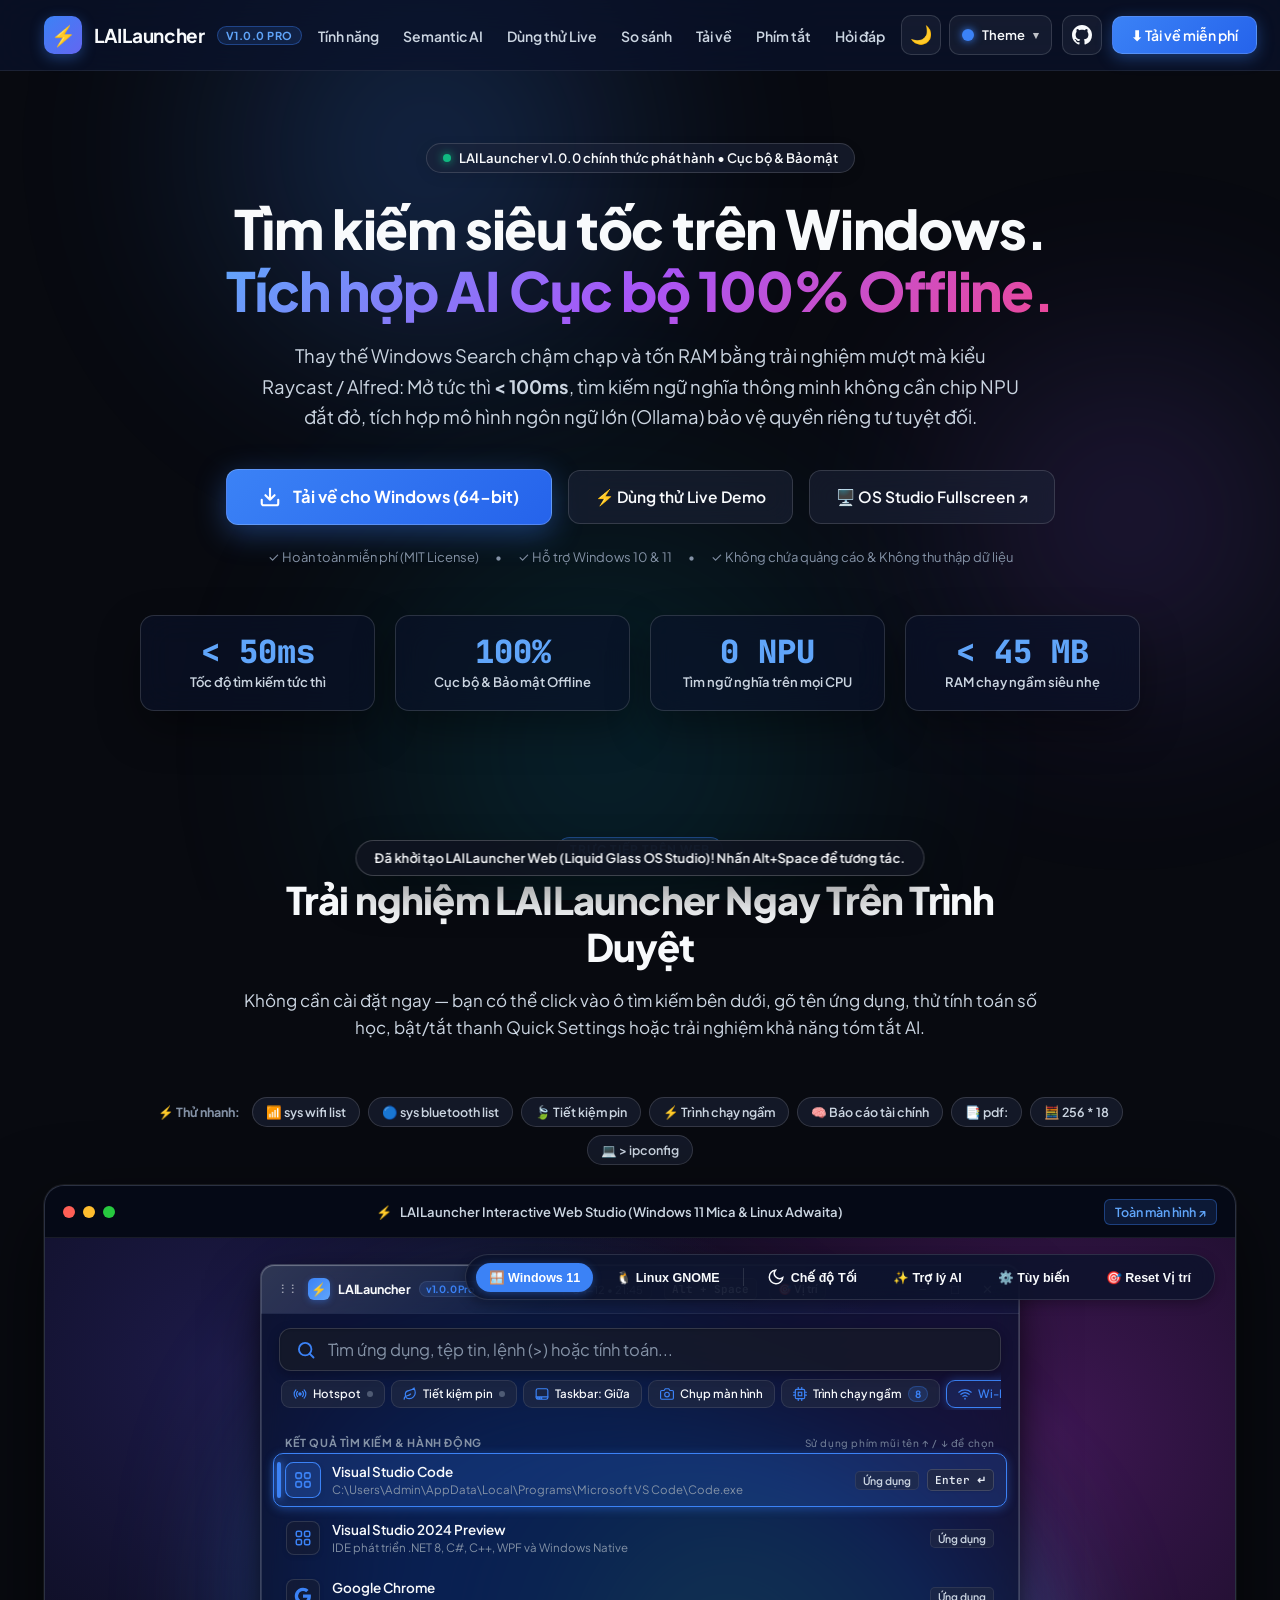
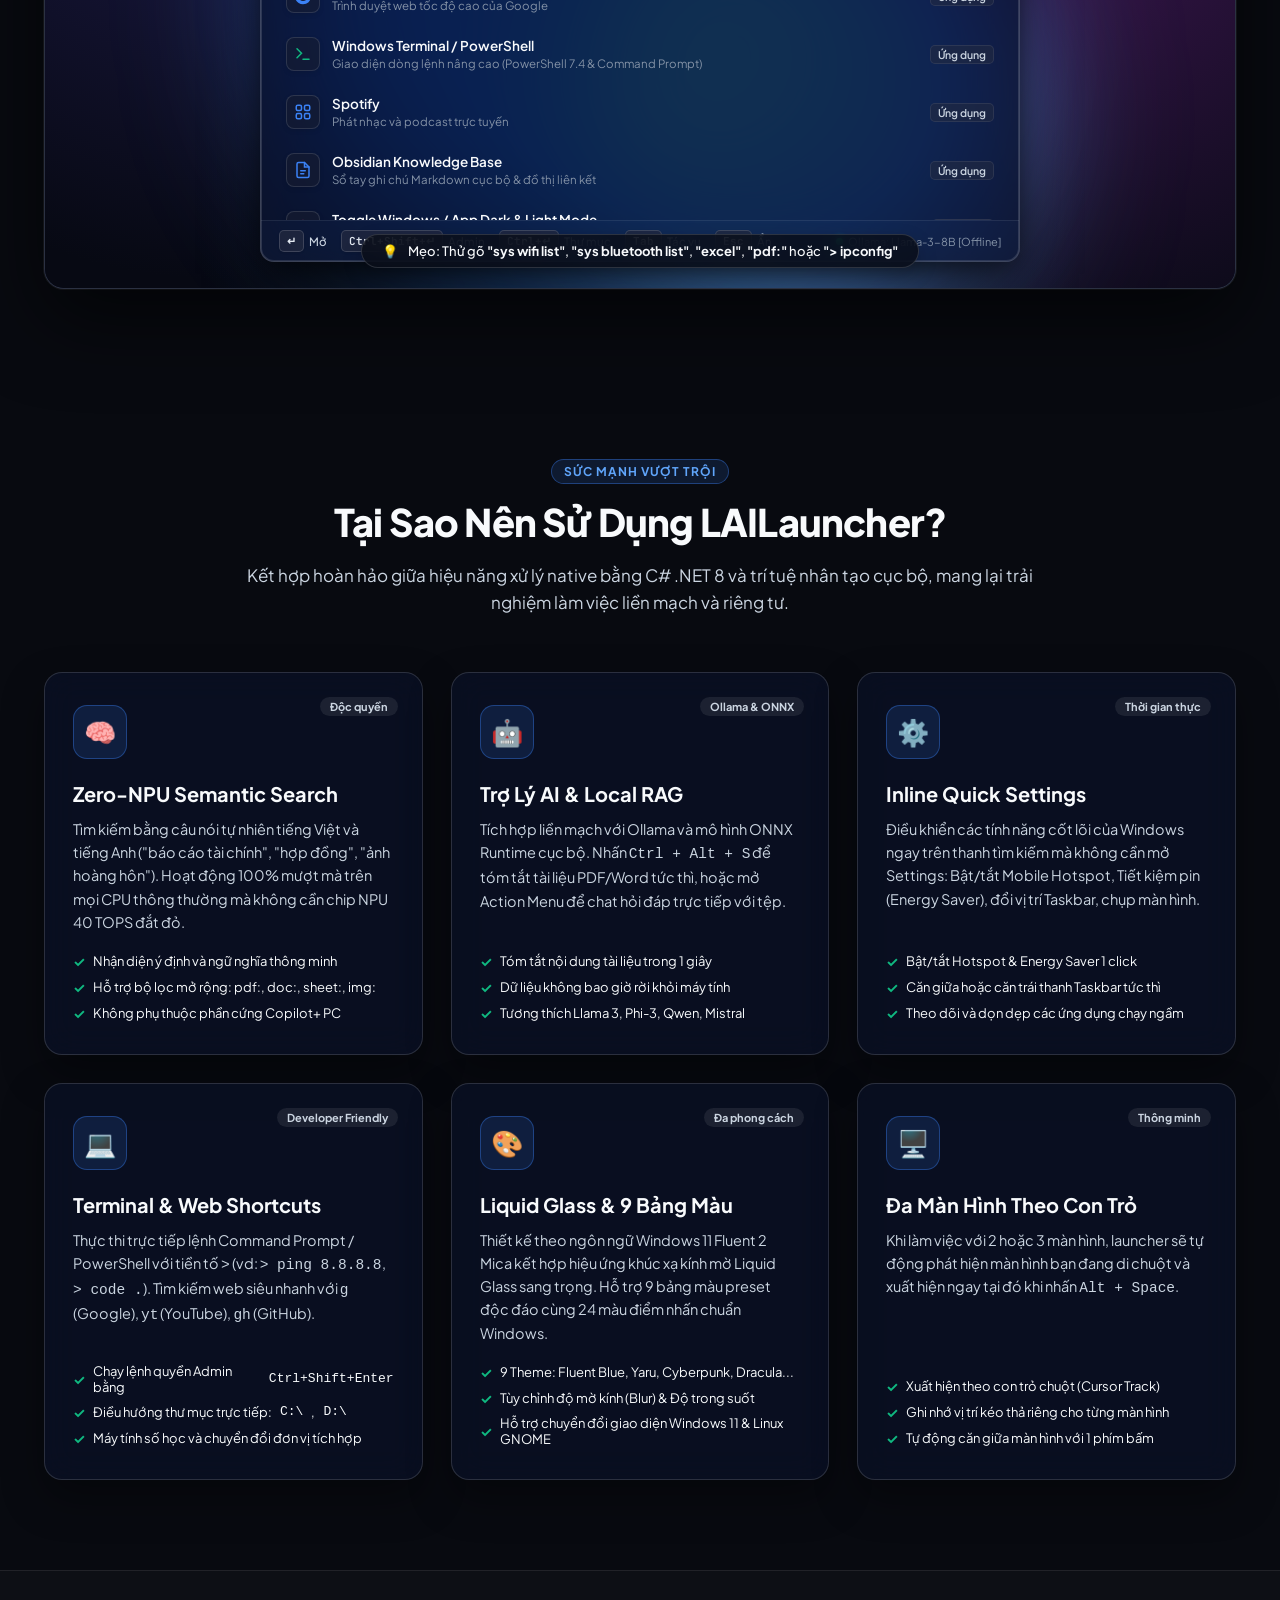
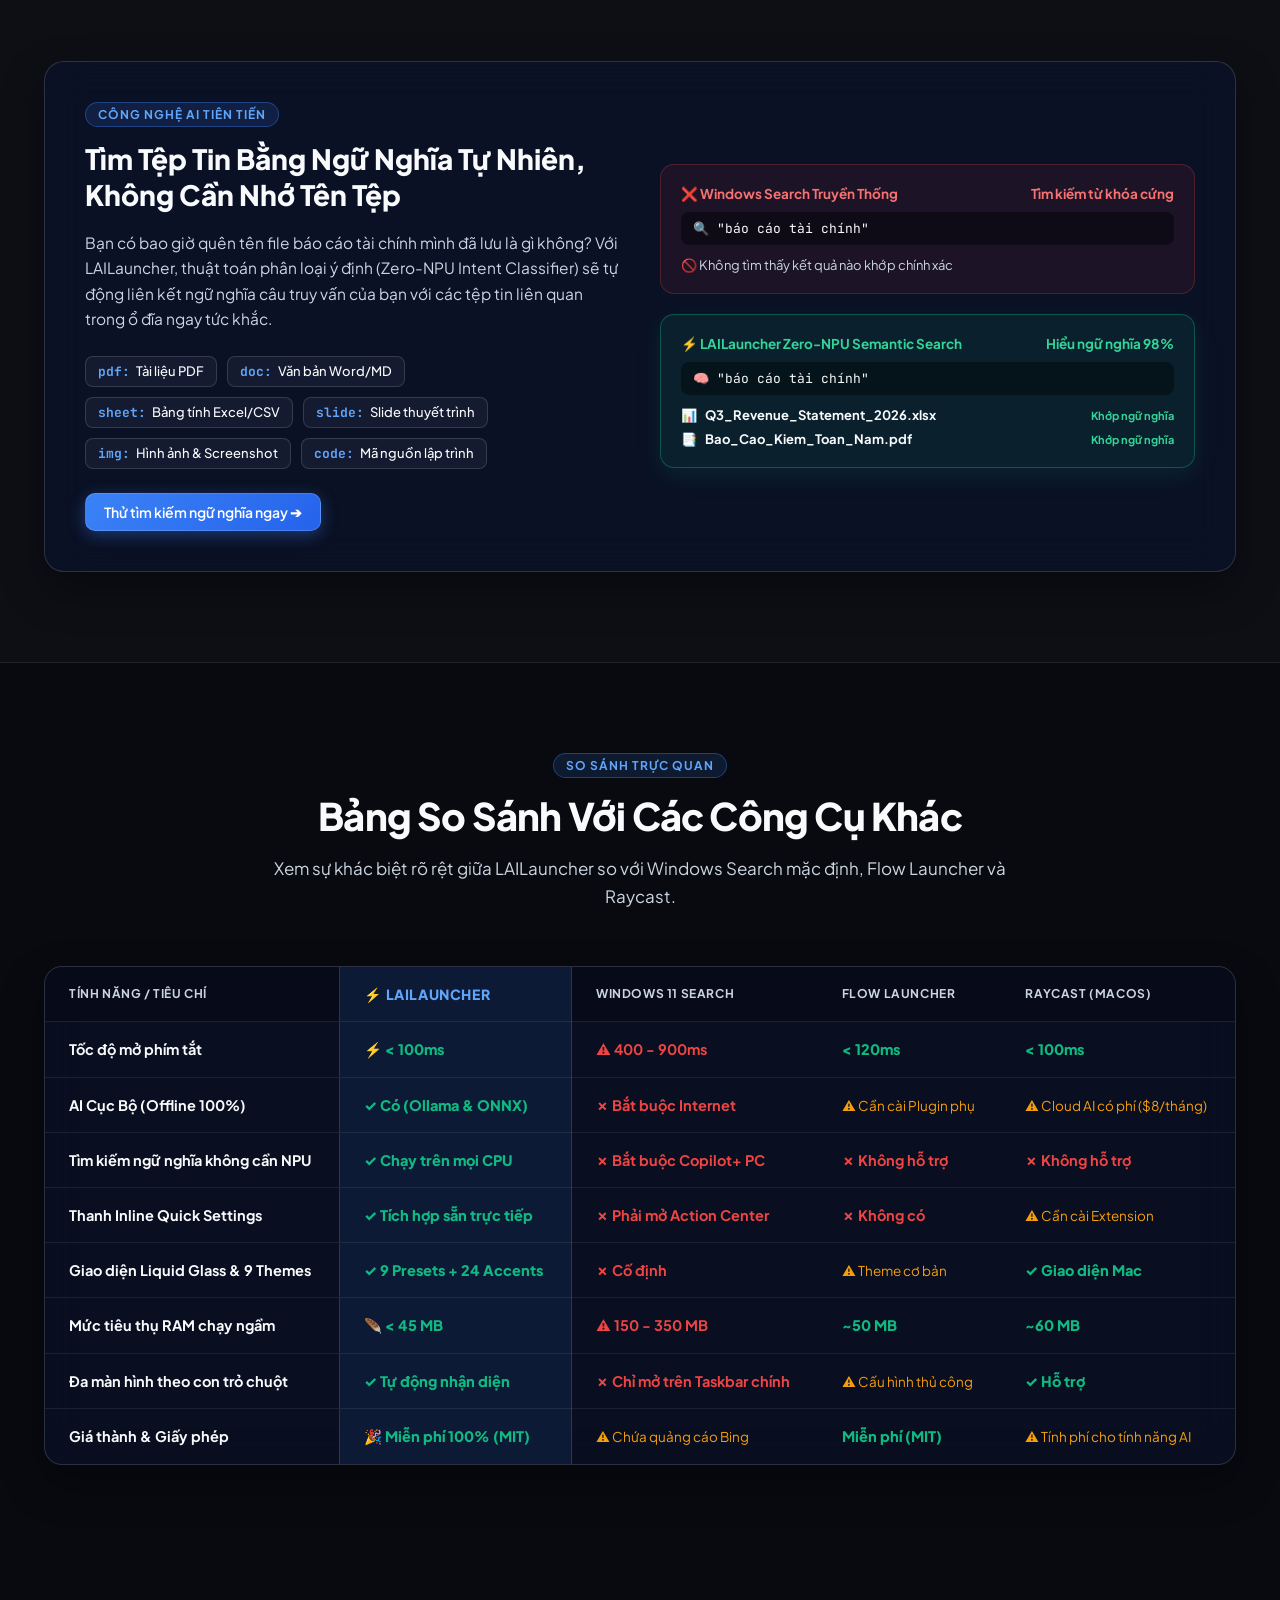
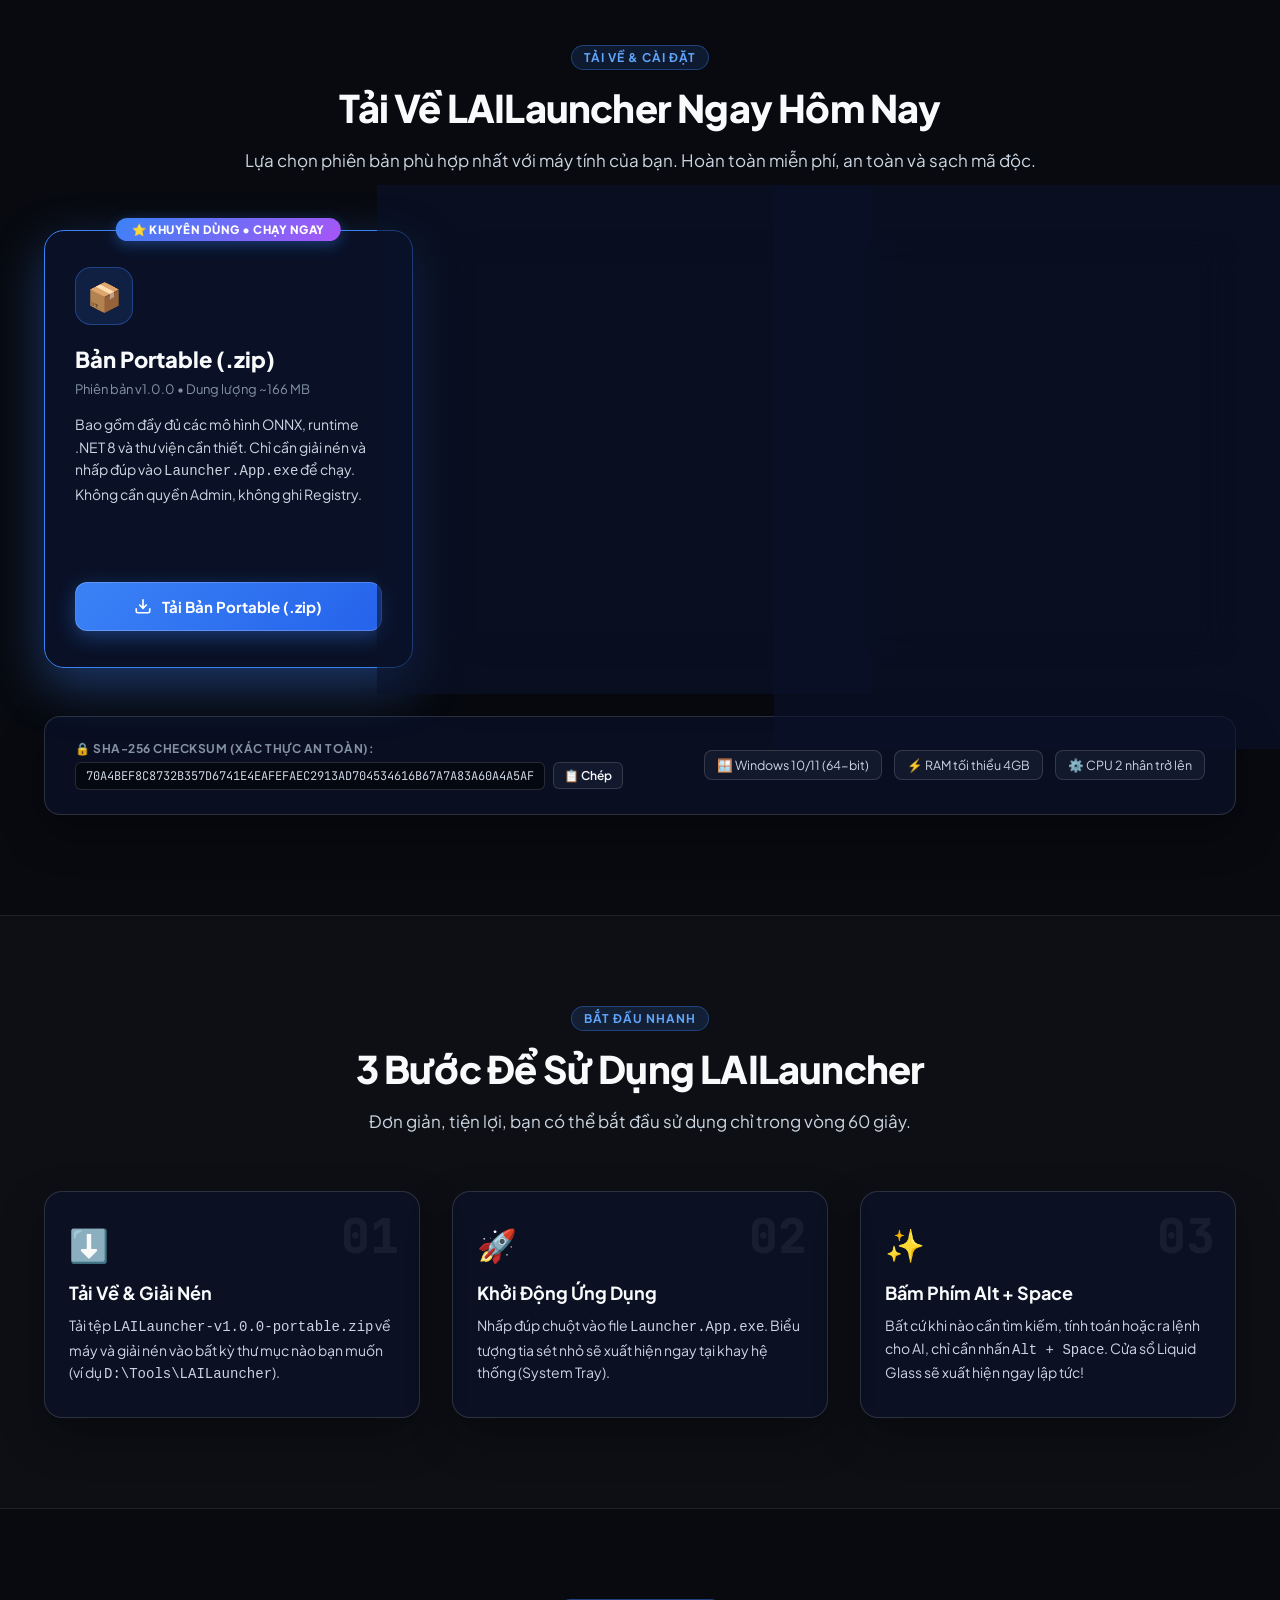
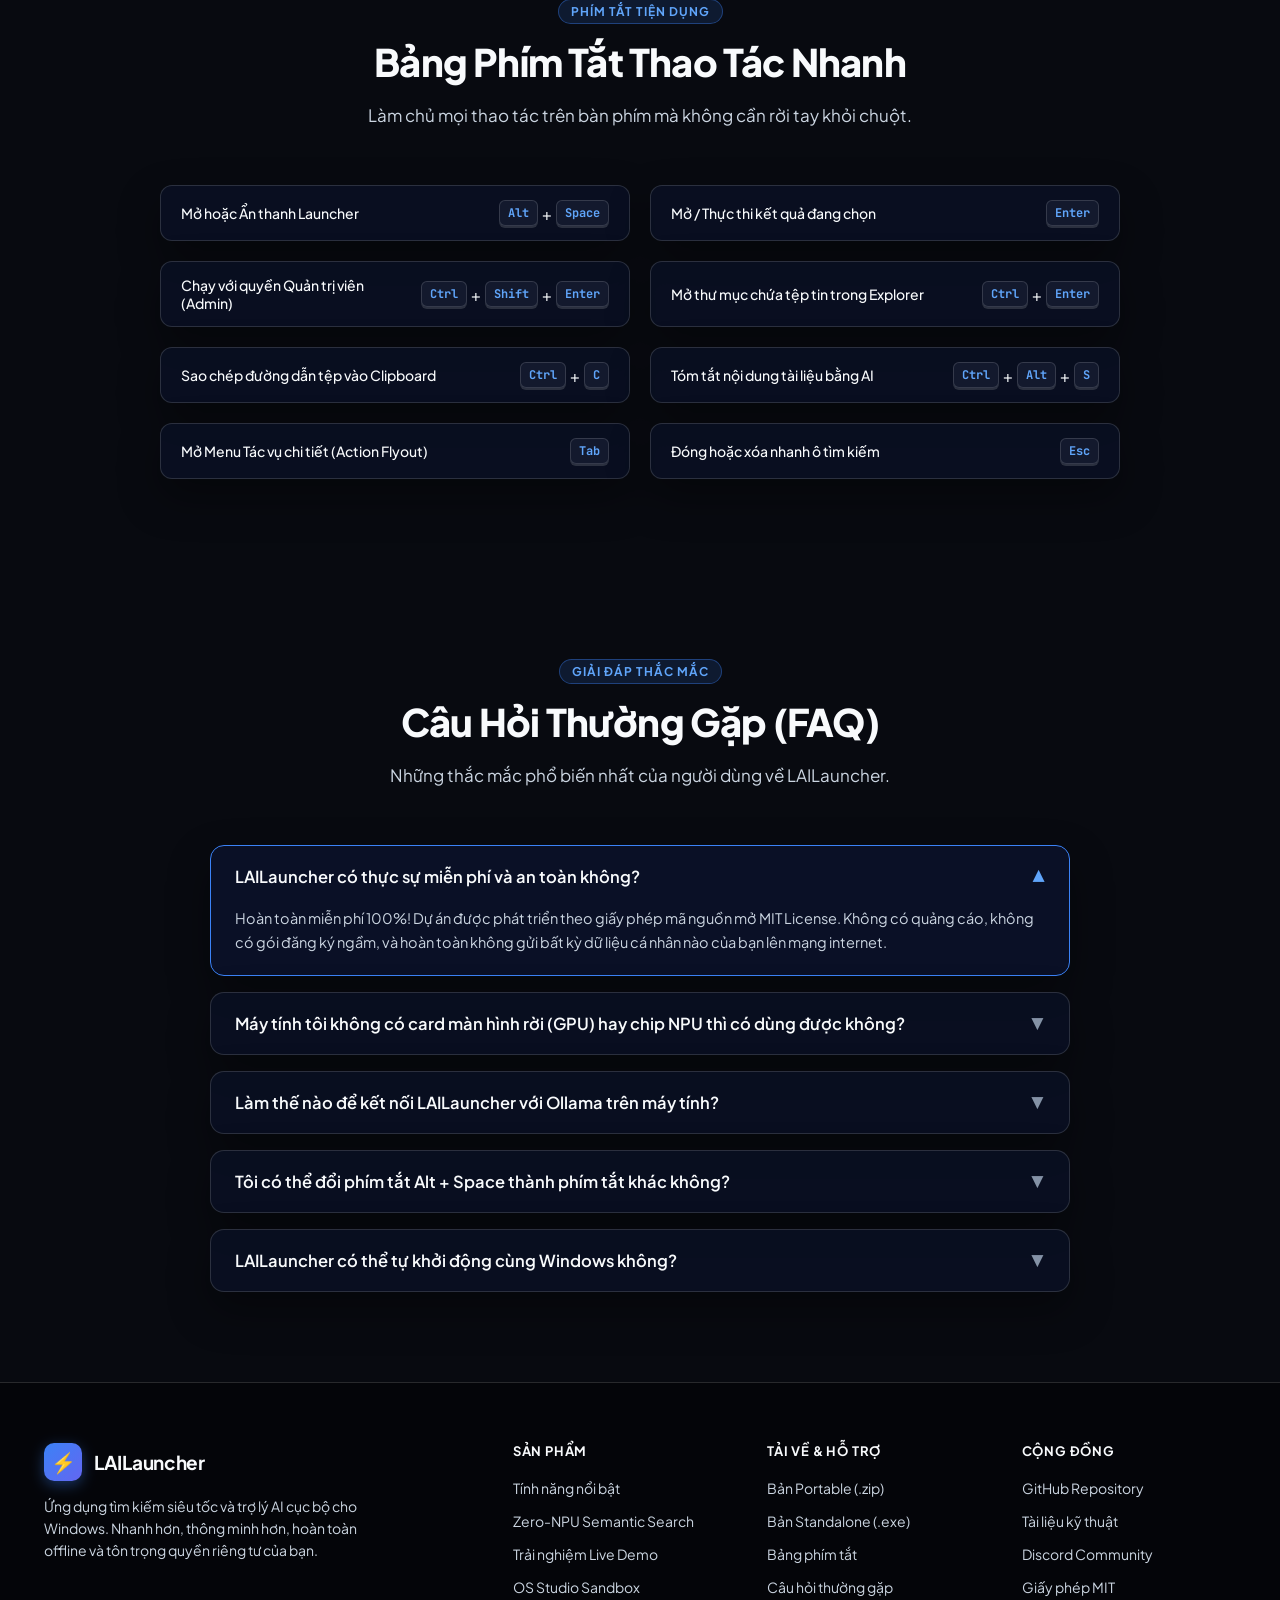
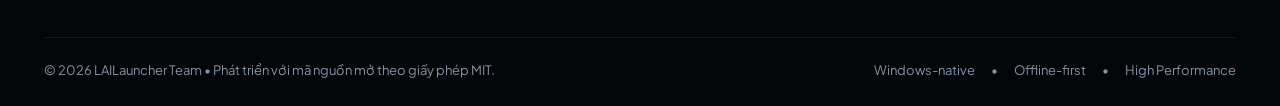
<file: web/index.html>
<!DOCTYPE html>
<html lang="vi" data-theme="win-fluent" data-mode="dark" data-os="windows" class="landing-page">
<head>
  <meta charset="UTF-8" />
  <meta name="viewport" content="width=device-width, initial-scale=1.0" />
  <title>LAILauncher — Tìm Kiếm Siêu Tốc & AI Cục Bộ 100% Offline Cho Windows</title>
  <meta name="description" content="Local AI Launcher cho Windows: Khởi động tức thì <100ms, tìm kiếm ngữ nghĩa tiếng Việt không cần NPU Copilot+, tích hợp mô hình AI cục bộ Ollama bảo vệ quyền riêng tư 100%." />
  
  <!-- Fonts -->
  <link rel="preconnect" href="https://fonts.googleapis.com">
  <link rel="preconnect" href="https://fonts.gstatic.com" crossorigin>
  <link href="https://fonts.googleapis.com/css2?family=Plus+Jakarta+Sans:wght@300;400;500;600;700;800&family=Inter:wght@400;500;600;700&family=JetBrains+Mono:wght@400;500;600;700&display=swap" rel="stylesheet">
  
  <!-- CSS Stylesheets -->
  <link rel="stylesheet" href="./styles.css" />
  <link rel="stylesheet" href="./landing.css" />
</head>
<body class="landing-page">

  <!-- Ambient Light Mesh Background -->
  <div class="landing-ambient-bg" aria-hidden="true">
    <div class="landing-glow-orb landing-glow-1"></div>
    <div class="landing-glow-orb landing-glow-2"></div>
    <div class="landing-glow-orb landing-glow-3"></div>
  </div>

  <!-- ==========================================================================
       1. NAVIGATION HEADER (Sticky Fluent Glass)
       ========================================================================== -->
  <header class="landing-nav">
    <div class="landing-container">
      <a href="#" class="nav-brand">
        <div class="nav-brand-logo">⚡</div>
        <span>LAILauncher</span>
        <span class="nav-brand-pill">v1.0.0 Pro</span>
      </a>

      <ul class="nav-links">
        <li><a href="#features" class="nav-link">Tính năng</a></li>
        <li><a href="#semantic" class="nav-link">Semantic AI</a></li>
        <li><a href="#demo" class="nav-link">Dùng thử Live</a></li>
        <li><a href="#comparison" class="nav-link">So sánh</a></li>
        <li><a href="#download" class="nav-link">Tải về</a></li>
        <li><a href="#shortcuts" class="nav-link">Phím tắt</a></li>
        <li><a href="#faq" class="nav-link">Hỏi đáp</a></li>
      </ul>

      <div class="nav-actions">
        <!-- Theme Mode Toggle & 9-Theme Picker -->
        <div class="nav-theme-controls">
          <button type="button" class="nav-btn-icon" id="nav-theme-toggle" title="Đổi giao diện Sáng / Tối (Ctrl + D)" aria-label="Đổi chế độ Sáng / Tối">
            🌙
          </button>
          <div class="nav-theme-picker-wrap">
            <button type="button" class="nav-btn-pill" id="nav-theme-picker-btn" title="Chọn bảng màu Theme (9 bộ màu)" aria-haspopup="true" aria-expanded="false">
              <span class="nav-theme-dot" id="nav-theme-dot"></span>
              <span>Theme</span>
              <span class="nav-caret">▾</span>
            </button>
            <div class="nav-theme-dropdown" id="nav-theme-dropdown" role="menu" aria-label="Chọn giao diện màu"></div>
          </div>
        </div>

        <!-- GitHub Link -->
        <a href="https://github.com" target="_blank" rel="noopener noreferrer" class="nav-btn-icon" title="Xem mã nguồn trên GitHub">
          <svg viewBox="0 0 24 24" width="20" height="20" fill="currentColor">
            <path d="M12 0C5.37 0 0 5.37 0 12c0 5.31 3.435 9.795 8.205 11.385.6.105.825-.255.825-.57 0-.285-.015-1.23-.015-2.235-3.015.555-3.795-.735-4.035-1.41-.135-.345-.72-1.41-1.23-1.695-.42-.225-1.02-.78-.015-.795.945-.015 1.62.87 1.845 1.23 1.08 1.815 2.805 1.305 3.495.99.105-.78.42-1.305.765-1.605-2.67-.3-5.46-1.335-5.46-5.925 0-1.305.465-2.385 1.23-3.225-.12-.3-.54-1.53.12-3.18 0 0 1.005-.315 3.3 1.23.96-.27 1.98-.405 3-.405s2.04.135 3 .405c2.295-1.56 3.3-1.23 3.3-1.23.66 1.65.24 2.88.12 3.18.765.84 1.23 1.905 1.23 3.225 0 4.605-2.805 5.625-5.475 5.925.435.375.81 1.095.81 2.22 0 1.605-.015 2.895-.015 3.3 0 .315.225.69.825.57A12.02 12.02 0 0024 12c0-6.63-5.37-12-12-12z"/>
          </svg>
        </a>

        <!-- Primary CTA to Download Section -->
        <a href="#download" class="btn-primary-cta">
          <span>⬇ Tải về miễn phí</span>
        </a>

        <!-- Mobile Nav Hamburger -->
        <button class="nav-mobile-toggle" id="nav-mobile-toggle" aria-label="Menu">☰</button>
      </div>
    </div>
  </header>

  <!-- ==========================================================================
       2. HERO SECTION
       ========================================================================== -->
  <section class="landing-hero">
    <div class="landing-container">
      <!-- Announcement Pill -->
      <div class="hero-pill-badge">
        <span class="pulse-dot"></span>
        <span>LAILauncher v1.0.0 chính thức phát hành • Cục bộ & Bảo mật</span>
      </div>

      <!-- Main Headline -->
      <h1 class="hero-headline">
        Tìm kiếm siêu tốc trên Windows.<br />
        <span class="gradient-text">Tích hợp AI Cục bộ 100% Offline.</span>
      </h1>

      <!-- Subtitle Description -->
      <p class="hero-description">
        Thay thế Windows Search chậm chạp và tốn RAM bằng trải nghiệm mượt mà kiểu Raycast / Alfred:
        Mở tức thì <strong>&lt; 100ms</strong>, tìm kiếm ngữ nghĩa thông minh không cần chip NPU đắt đỏ,
        tích hợp mô hình ngôn ngữ lớn (Ollama) bảo vệ quyền riêng tư tuyệt đối.
      </p>

      <!-- Primary Action Buttons -->
      <div class="hero-cta-group">
        <a href="./downloads/LAILauncher-v1.0.0-portable.zip" download class="btn-hero-primary">
          <svg viewBox="0 0 24 24" width="22" height="22" fill="none" stroke="currentColor" stroke-width="2.3" stroke-linecap="round" stroke-linejoin="round">
            <path d="M21 15v4a2 2 0 01-2 2H5a2 2 0 01-2-2v-4M7 10l5 5 5-5M12 15V3"/>
          </svg>
          <span>Tải về cho Windows (64-bit)</span>
        </a>

        <a href="#demo" class="btn-hero-secondary">
          <span>⚡ Dùng thử Live Demo</span>
        </a>

        <a href="./studio.html" class="btn-hero-secondary" title="Mở phòng trải nghiệm OS Studio toàn màn hình">
          <span>🖥️ OS Studio Fullscreen ↗</span>
        </a>
      </div>

      <!-- Subtext / Trust signals -->
      <div class="hero-subtext">
        <span>✓ Hoàn toàn miễn phí (MIT License)</span>
        <span>•</span>
        <span>✓ Hỗ trợ Windows 10 &amp; 11</span>
        <span>•</span>
        <span>✓ Không chứa quảng cáo &amp; Không thu thập dữ liệu</span>
      </div>

      <!-- Key Metrics Strip -->
      <div class="hero-metrics-strip">
        <div class="metric-card">
          <div class="metric-val">&lt; 50ms</div>
          <div class="metric-label">Tốc độ tìm kiếm tức thì</div>
        </div>
        <div class="metric-card">
          <div class="metric-val">100%</div>
          <div class="metric-label">Cục bộ &amp; Bảo mật Offline</div>
        </div>
        <div class="metric-card">
          <div class="metric-val">0 NPU</div>
          <div class="metric-label">Tìm ngữ nghĩa trên mọi CPU</div>
        </div>
        <div class="metric-card">
          <div class="metric-val">&lt; 45 MB</div>
          <div class="metric-label">RAM chạy ngầm siêu nhẹ</div>
        </div>
      </div>
    </div>
  </section>

  <!-- ==========================================================================
       3. INTERACTIVE LIVE DEMO SHOWCASE SECTION
       ========================================================================== -->
  <section class="section-demo" id="demo">
    <div class="landing-container">
      <div class="section-header">
        <span class="section-tag">Trực tiếp trên Web</span>
        <h2 class="section-title">Trải nghiệm LAILauncher Ngay Trên Trình Duyệt</h2>
        <p class="section-subtitle">
          Không cần cài đặt ngay — bạn có thể click vào ô tìm kiếm bên dưới, gõ tên ứng dụng, thử tính toán số học,
          bật/tắt thanh Quick Settings hoặc trải nghiệm khả năng tóm tắt AI.
        </p>
      </div>

      <!-- Quick Try Interactive Prompt Chips -->
      <div class="demo-quick-prompts" aria-label="Lệnh dùng thử nhanh">
        <span class="demo-prompts-label">⚡ Thử nhanh:</span>
        <button type="button" class="demo-prompt-chip" data-query="sys wifi list">📶 sys wifi list</button>
        <button type="button" class="demo-prompt-chip" data-query="sys bluetooth list">🔵 sys bluetooth list</button>
        <button type="button" class="demo-prompt-chip" data-query="tiet kiem pin">🍃 Tiết kiệm pin</button>
        <button type="button" class="demo-prompt-chip" data-query="trinh chay ngam">⚡ Trình chạy ngầm</button>
        <button type="button" class="demo-prompt-chip" data-query="báo cáo tài chính">🧠 Báo cáo tài chính</button>
        <button type="button" class="demo-prompt-chip" data-query="pdf:">📑 pdf:</button>
        <button type="button" class="demo-prompt-chip" data-query="256 * 18">🧮 256 * 18</button>
        <button type="button" class="demo-prompt-chip" data-query="> ipconfig /all">💻 &gt; ipconfig</button>
      </div>

      <!-- Embedded Mockup Frame -->
      <div class="demo-frame-container" id="demo-viewport-wrapper">
        <div class="demo-frame-header">
          <div class="demo-frame-dots">
            <span class="demo-dot red"></span>
            <span class="demo-dot yellow"></span>
            <span class="demo-dot green"></span>
          </div>
          <div class="demo-frame-title">
            <span>⚡</span>
            <span>LAILauncher Interactive Web Studio (Windows 11 Mica &amp; Linux Adwaita)</span>
          </div>
          <div class="demo-frame-actions">
            <a href="./studio.html" target="_blank" class="demo-link-studio" title="Mở trong tab mới toàn màn hình">
              Toàn màn hình ↗
            </a>
          </div>
        </div>

        <!-- Re-use the existing Full Interactive Desktop Viewport -->
        <div class="desktop-viewport wallpaper-aurora" id="desktop-viewport">
          
          <!-- Moving Aurora Light Refraction Behind Glass -->
          <div class="ambient-aurora-mesh" aria-hidden="true">
            <div class="aurora-orb orb-primary"></div>
            <div class="aurora-orb orb-secondary"></div>
            <div class="aurora-orb orb-tertiary"></div>
          </div>

          <!-- Linux GNOME Top Bar (Visible in Linux Mode) -->
          <header class="gnome-topbar" id="gnome-topbar">
            <div class="gnome-pill gnome-activities">Activities</div>
            <div class="gnome-pill" id="gnome-clock">Th 2, 13 Th10 11:15</div>
            <div class="gnome-quick-icons">
              <span class="gnome-icon" title="Mạng Wi-Fi">📶</span>
              <span class="gnome-icon" title="Âm lượng">🔊</span>
              <span class="gnome-icon" title="Pin 100%">🔋</span>
              <span class="gnome-pill" id="gnome-power-btn">⏻</span>
            </div>
          </header>

          <!-- Top Universal Desktop Dock Controls -->
          <nav class="desktop-dock" aria-label="Quick System Switcher">
            <button class="dock-btn dock-os-btn active" data-os="windows" title="Chuyển sang giao diện Windows 11 Fluent">
              <span>🪟 Windows 11</span>
            </button>
            <button class="dock-btn dock-os-btn" data-os="linux" title="Chuyển sang giao diện Linux GNOME Adwaita">
              <span>🐧 Linux GNOME</span>
            </button>
            
            <div class="dock-divider"></div>

            <button class="dock-btn" id="dock-btn-mode" title="Phím tắt: Ctrl + D">
              <span>Tối</span>
            </button>

            <button class="dock-btn" id="dock-btn-ai" title="Mở hộp thoại trợ lý AI">
              <span>✨ Trợ lý AI</span>
            </button>

            <button class="dock-btn" id="dock-btn-settings" title="Cài đặt Theme & Hiệu ứng kính">
              <span>⚙️ Tùy biến</span>
            </button>

            <button class="dock-btn" id="dock-btn-reset-pos" title="Đưa cửa sổ về vị trí trung tâm">
              <span>🎯 Reset Vị trí</span>
            </button>
          </nav>

          <!-- Center Launcher Workspace -->
          <main class="launcher-workspace">
            
            <!-- Liquid Glass Launcher Container -->
            <div class="launcher-shell" id="launcher-shell" role="dialog" aria-modal="true" aria-label="LAILauncher Search Window">
              
              <!-- Window Titlebar / Header -->
              <div class="window-titlebar" id="window-titlebar" title="Kéo giữ để di chuyển vị trí cửa sổ">
                
                <!-- Linux GNOME Window Controls (Left) -->
                <div class="titlebar-linux-controls" aria-label="Linux Window Controls">
                  <button class="traffic-dot dot-close" id="btn-linux-close" title="Đóng cửa sổ"></button>
                  <button class="traffic-dot dot-minimize" id="btn-linux-minimize" title="Thu nhỏ"></button>
                  <button class="traffic-dot dot-maximize" id="btn-linux-maximize" title="Phóng to"></button>
                </div>

                <!-- Titlebar Center Brand & Quick Info -->
                <div class="titlebar-brand" title="Kéo giữ để di chuyển cửa sổ LAILauncher">
                  <span class="grip-indicator" aria-hidden="true">⋮⋮</span>
                  <div class="brand-icon">⚡</div>
                  <span>LAILauncher</span>
                  <span class="brand-version">v1.0.0 Pro</span>
                </div>

                <!-- Titlebar Meta (Clock & Hotkey Badge & Reset Position) -->
                <div class="titlebar-meta">
                  <div class="meta-chip" id="clock-display" title="Ngày giờ hệ thống">13/10 • 11:15</div>
                  <div class="meta-chip hotkey-badge" title="Phím tắt gọi Launcher">Alt + Space</div>
                  <button class="meta-chip meta-btn" id="titlebar-reset-pos-btn" title="Đưa cửa sổ về vị trí trung tâm">🎯 Vị trí</button>
                </div>

                <!-- Windows 11 Window Caption Controls (Right) -->
                <div class="titlebar-windows-controls" aria-label="Windows Window Controls">
                  <button class="win-caption-btn" id="btn-win-minimize" title="Thu nhỏ">−</button>
                  <button class="win-caption-btn" id="btn-win-maximize" title="Phóng to">□</button>
                  <button class="win-caption-btn btn-close" id="btn-win-close" title="Đóng">✕</button>
                </div>

              </div>

              <!-- Search Bar Container with Horizontal Quick Settings Strip -->
              <div class="search-container">
                <div class="search-box-wrap">
                  <!-- Dynamic Prefix Chip (Terminal, Web, AI, Calc, Sys) -->
                  <div class="search-prefix-badge" id="search-prefix-badge"></div>

                  <div class="search-icon-box" id="search-icon-box">
                    <svg viewBox="0 0 24 24" width="20" height="20" fill="none" stroke="currentColor" stroke-width="2.2" stroke-linecap="round" stroke-linejoin="round"><circle cx="11" cy="11" r="7.5"/><path d="M21 21l-4.5-4.5"/></svg>
                  </div>

                  <input 
                    type="text" 
                    class="search-input" 
                    id="search-input" 
                    placeholder="Tìm ứng dụng, tệp tin, lệnh (>) hoặc tính toán..." 
                    autocomplete="off" 
                    spellcheck="false" 
                  />

                  <div class="search-actions-right">
                    <button class="search-clear-btn" id="search-clear-btn" title="Xóa nội dung (Esc)">✕</button>
                  </div>
                </div>

                <!-- Horizontal Quick Settings / Inline Controls Strip -->
                <div class="quick-settings-strip" id="quick-settings-strip" role="toolbar" aria-label="Cài đặt hệ thống ngang">
                  <!-- Mobile Hotspot Toggle -->
                  <button type="button" class="quick-pill-btn" id="pill-hotspot" data-action="toggle-hotspot" title="Bật / Tắt Mobile Hotspot trực tiếp">
                    <span class="pill-icon" id="pill-icon-hotspot"></span>
                    <span class="pill-text">Hotspot</span>
                    <span class="pill-dot" id="dot-hotspot"></span>
                  </button>

                  <!-- Energy Saver / Tiết kiệm pin Toggle -->
                  <button type="button" class="quick-pill-btn" id="pill-energy" data-action="toggle-energy" title="Bật / Tắt Tiết kiệm pin trực tiếp">
                    <span class="pill-icon" id="pill-icon-energy"></span>
                    <span class="pill-text" id="pill-text-energy">Tiết kiệm pin</span>
                    <span class="pill-dot" id="dot-energy"></span>
                  </button>

                  <!-- Taskbar Alignment Toggle -->
                  <button type="button" class="quick-pill-btn" id="pill-taskbar" data-action="toggle-taskbar" title="Đổi vị trí thanh Taskbar (Căn Giữa ↔ Căn Trái)">
                    <span class="pill-icon" id="pill-icon-taskbar"></span>
                    <span class="pill-text" id="pill-text-taskbar">Taskbar: Giữa</span>
                  </button>

                  <!-- Screenshot Button -->
                  <button type="button" class="quick-pill-btn" id="pill-screenshot" data-action="take-screenshot" title="Chụp ảnh màn hình">
                    <span class="pill-icon" id="pill-icon-screenshot"></span>
                    <span class="pill-text">Chụp màn hình</span>
                  </button>

                  <!-- Background Processes Button -->
                  <button type="button" class="quick-pill-btn" id="pill-processes" data-action="view-processes" title="Xem các trình chạy ngầm và tắt">
                    <span class="pill-icon" id="pill-icon-processes"></span>
                    <span class="pill-text">Trình chạy ngầm</span>
                    <span class="pill-count-chip" id="pill-proc-count">8</span>
                  </button>

                  <!-- Wi-Fi Networks Toggle & List -->
                  <button type="button" class="quick-pill-btn active" id="pill-wifi" data-action="toggle-wifi" title="Nhấn trái: Bật / Tắt Wi-Fi | Nhấn phải: Mở danh sách Wi-Fi (sys wifi list)">
                    <span class="pill-icon" id="pill-icon-wifi"></span>
                    <span class="pill-text" id="pill-text-wifi">Wi-Fi: Bật</span>
                    <span class="pill-dot" id="dot-wifi"></span>
                  </button>

                  <!-- Bluetooth Toggle & List -->
                  <button type="button" class="quick-pill-btn active" id="pill-bluetooth" data-action="toggle-bluetooth" title="Nhấn trái: Bật / Tắt Bluetooth | Nhấn phải: Mở danh sách Bluetooth (sys bluetooth list)">
                    <span class="pill-icon" id="pill-icon-bluetooth"></span>
                    <span class="pill-text" id="pill-text-bluetooth">Bluetooth: Bật</span>
                    <span class="pill-dot" id="dot-bluetooth"></span>
                  </button>
                </div>
              </div>

              <!-- Search Results List Viewport -->
              <div class="results-viewport" id="results-viewport">
                <div class="results-section-header">
                  <span>Kết quả tìm kiếm &amp; Hành động</span>
                  <span style="font-size: 10px; font-weight: 500; text-transform: none; opacity: 0.8;">Sử dụng phím mũi tên ↑ / ↓ để chọn</span>
                </div>

                <ul class="results-list" id="results-list" role="listbox">
                  <!-- Dynamic items rendered by app.js -->
                </ul>

                <!-- Empty State -->
                <div class="results-empty-state" id="results-empty-state">
                  <div class="empty-icon">🔍</div>
                  <div style="font-size: 14.5px; font-weight: 600;">Không tìm thấy kết quả phù hợp</div>
                  <div style="font-size: 12.5px; margin-top: 4px; opacity: 0.8;">Thử gõ `g &lt;nội dung&gt;` để tìm trên Google hoặc `&gt; &lt;lệnh&gt;` để chạy terminal.</div>
                </div>
              </div>

              <!-- Launcher Bottom Hint & Status Bar -->
              <footer class="launcher-footer">
                <div class="footer-left">
                  <div class="footer-hint-group">
                    <span class="hotkey-badge">↵</span>
                    <span class="footer-hint-label">Mở</span>
                  </div>
                  <div class="footer-hint-group">
                    <span class="hotkey-badge">Ctrl+Shift+↵</span>
                    <span class="footer-hint-label">Admin</span>
                  </div>
                  <div class="footer-hint-group">
                    <span class="hotkey-badge">Ctrl+↵</span>
                    <span class="footer-hint-label">Thư mục</span>
                  </div>
                  <div class="footer-hint-group">
                    <span class="hotkey-badge">Tab</span>
                    <span class="footer-hint-label">Tác vụ</span>
                  </div>
                  <div class="footer-hint-group">
                    <span class="hotkey-badge">Esc</span>
                    <span class="footer-hint-label">Ẩn</span>
                  </div>
                </div>

                <div class="footer-right">
                  <div class="status-badge" title="Mô hình AI cục bộ đang hoạt động">
                    <span class="status-dot"></span>
                    <span>Ollama: Llama-3-8B [Offline]</span>
                  </div>
                </div>
              </footer>

            </div>

          </main>

          <!-- Context / Tab Action Flyout Menu -->
          <div class="action-flyout-menu" id="action-flyout-menu" role="menu">
            <div class="flyout-header" id="flyout-target-title">Tùy chọn tác vụ</div>
            <div class="flyout-item" id="flyout-action-run">
              <div class="flyout-item-left">⚡ Thực thi mặc định</div>
              <span class="hotkey-badge">Enter</span>
            </div>
            <div class="flyout-item" id="flyout-action-admin">
              <div class="flyout-item-left">🛡️ Chạy với quyền Administrator</div>
              <span class="hotkey-badge">Ctrl+Shift+↵</span>
            </div>
            <div class="flyout-item" id="flyout-action-folder">
              <div class="flyout-item-left">📁 Mở thư mục chứa (Explorer)</div>
              <span class="hotkey-badge">Ctrl+↵</span>
            </div>
            <div class="flyout-item" id="flyout-action-copy">
              <div class="flyout-item-left">📋 Sao chép đường dẫn</div>
              <span class="hotkey-badge">Ctrl+C</span>
            </div>
            <div class="flyout-item" id="flyout-action-summarize">
              <div class="flyout-item-left">🤖 Tóm tắt tài liệu với AI (Ollama)</div>
              <span class="hotkey-badge">Ctrl+Alt+S</span>
            </div>
            <div class="flyout-item" id="flyout-action-ai">
              <div class="flyout-item-left">✨ Hỏi AI giải thích chi tiết</div>
              <span class="hotkey-badge">Tab</span>
            </div>
          </div>

          <!-- Local AI Streaming Window / Drawer -->
          <aside class="ai-stream-drawer" id="ai-stream-drawer" aria-label="Local AI Streaming Window">
            <div class="ai-drawer-header">
              <div class="ai-model-badge">
                <span>✨</span>
                <span>Ollama llama-3-8b-instruct [Local ONNX]</span>
              </div>
              <button class="win-caption-btn" id="ai-stream-close" title="Đóng">✕</button>
            </div>

            <div class="ai-stream-content" id="ai-stream-text"></div>

            <div class="ai-stream-meta">
              <span id="ai-stream-latency">Tốc độ: 52 tokens/s • Latency: 18ms</span>
              <span style="font-weight: 600; color: var(--accent-base);">Offline 100%</span>
            </div>
          </aside>

          <!-- Floating Interactive Tip -->
          <div class="demo-interactive-hint">
            <span>💡</span>
            <span>Mẹo: Thử gõ <strong>"sys wifi list"</strong>, <strong>"sys bluetooth list"</strong>, <strong>"excel"</strong>, <strong>"pdf:"</strong> hoặc <strong>"&gt; ipconfig"</strong></span>
          </div>

        </div>

      </div>
    </div>
  </section>

  <!-- ==========================================================================
       4. KEY FEATURES SECTION
       ========================================================================== -->
  <section class="landing-section" id="features">
    <div class="landing-container">
      <div class="section-header">
        <span class="section-tag">Sức Mạnh Vượt Trội</span>
        <h2 class="section-title">Tại Sao Nên Sử Dụng LAILauncher?</h2>
        <p class="section-subtitle">
          Kết hợp hoàn hảo giữa hiệu năng xử lý native bằng C# .NET 8 và trí tuệ nhân tạo cục bộ,
          mang lại trải nghiệm làm việc liền mạch và riêng tư.
        </p>
      </div>

      <div class="features-grid">
        <!-- Feature 1: Semantic Search Zero NPU -->
        <div class="feature-card">
          <div class="feature-icon-box">🧠</div>
          <span class="feature-pill">Độc quyền</span>
          <h3 class="feature-title">Zero-NPU Semantic Search</h3>
          <p class="feature-desc">
            Tìm kiếm bằng câu nói tự nhiên tiếng Việt và tiếng Anh ("báo cáo tài chính", "hợp đồng", "ảnh hoàng hôn").
            Hoạt động 100% mượt mà trên mọi CPU thông thường mà không cần chip NPU 40 TOPS đắt đỏ.
          </p>
          <ul class="feature-perk-list">
            <li class="feature-perk-item"><span class="perk-check">✓</span> Nhận diện ý định và ngữ nghĩa thông minh</li>
            <li class="feature-perk-item"><span class="perk-check">✓</span> Hỗ trợ bộ lọc mở rộng: pdf:, doc:, sheet:, img:</li>
            <li class="feature-perk-item"><span class="perk-check">✓</span> Không phụ thuộc phần cứng Copilot+ PC</li>
          </ul>
        </div>

        <!-- Feature 2: Local AI & RAG -->
        <div class="feature-card">
          <div class="feature-icon-box">🤖</div>
          <span class="feature-pill">Ollama &amp; ONNX</span>
          <h3 class="feature-title">Trợ Lý AI &amp; Local RAG</h3>
          <p class="feature-desc">
            Tích hợp liền mạch với Ollama và mô hình ONNX Runtime cục bộ.
            Nhấn <kbd>Ctrl + Alt + S</kbd> để tóm tắt tài liệu PDF/Word tức thì, hoặc mở Action Menu để chat hỏi đáp trực tiếp với tệp.
          </p>
          <ul class="feature-perk-list">
            <li class="feature-perk-item"><span class="perk-check">✓</span> Tóm tắt nội dung tài liệu trong 1 giây</li>
            <li class="feature-perk-item"><span class="perk-check">✓</span> Dữ liệu không bao giờ rời khỏi máy tính</li>
            <li class="feature-perk-item"><span class="perk-check">✓</span> Tương thích Llama 3, Phi-3, Qwen, Mistral</li>
          </ul>
        </div>

        <!-- Feature 3: Inline Quick Settings Strip -->
        <div class="feature-card">
          <div class="feature-icon-box">⚙️</div>
          <span class="feature-pill">Thời gian thực</span>
          <h3 class="feature-title">Inline Quick Settings</h3>
          <p class="feature-desc">
            Điều khiển các tính năng cốt lõi của Windows ngay trên thanh tìm kiếm mà không cần mở Settings:
            Bật/tắt Mobile Hotspot, Tiết kiệm pin (Energy Saver), đổi vị trí Taskbar, chụp màn hình.
          </p>
          <ul class="feature-perk-list">
            <li class="feature-perk-item"><span class="perk-check">✓</span> Bật/tắt Hotspot &amp; Energy Saver 1 click</li>
            <li class="feature-perk-item"><span class="perk-check">✓</span> Căn giữa hoặc căn trái thanh Taskbar tức thì</li>
            <li class="feature-perk-item"><span class="perk-check">✓</span> Theo dõi và dọn dẹp các ứng dụng chạy ngầm</li>
          </ul>
        </div>

        <!-- Feature 4: Terminal Direct & Web Shortcuts -->
        <div class="feature-card">
          <div class="feature-icon-box">💻</div>
          <span class="feature-pill">Developer Friendly</span>
          <h3 class="feature-title">Terminal &amp; Web Shortcuts</h3>
          <p class="feature-desc">
            Thực thi trực tiếp lệnh Command Prompt / PowerShell với tiền tố <code>&gt;</code> (vd: <code>&gt; ping 8.8.8.8</code>, <code>&gt; code .</code>).
            Tìm kiếm web siêu nhanh với <code>g</code> (Google), <code>yt</code> (YouTube), <code>gh</code> (GitHub).
          </p>
          <ul class="feature-perk-list">
            <li class="feature-perk-item"><span class="perk-check">✓</span> Chạy lệnh quyền Admin bằng <kbd>Ctrl+Shift+Enter</kbd></li>
            <li class="feature-perk-item"><span class="perk-check">✓</span> Điều hướng thư mục trực tiếp: <code>C:\</code>, <code>D:\</code></li>
            <li class="feature-perk-item"><span class="perk-check">✓</span> Máy tính số học và chuyển đổi đơn vị tích hợp</li>
          </ul>
        </div>

        <!-- Feature 5: Liquid Glass & Fluent UI -->
        <div class="feature-card">
          <div class="feature-icon-box">🎨</div>
          <span class="feature-pill">Đa phong cách</span>
          <h3 class="feature-title">Liquid Glass &amp; 9 Bảng Màu</h3>
          <p class="feature-desc">
            Thiết kế theo ngôn ngữ Windows 11 Fluent 2 Mica kết hợp hiệu ứng khúc xạ kính mờ Liquid Glass sang trọng.
            Hỗ trợ 9 bảng màu preset độc đáo cùng 24 màu điểm nhấn chuẩn Windows.
          </p>
          <ul class="feature-perk-list">
            <li class="feature-perk-item"><span class="perk-check">✓</span> 9 Theme: Fluent Blue, Yaru, Cyberpunk, Dracula...</li>
            <li class="feature-perk-item"><span class="perk-check">✓</span> Tùy chỉnh độ mờ kính (Blur) &amp; Độ trong suốt</li>
            <li class="feature-perk-item"><span class="perk-check">✓</span> Hỗ trợ chuyển đổi giao diện Windows 11 &amp; Linux GNOME</li>
          </ul>
        </div>

        <!-- Feature 6: Smart Multi-Monitor -->
        <div class="feature-card">
          <div class="feature-icon-box">🖥️</div>
          <span class="feature-pill">Thông minh</span>
          <h3 class="feature-title">Đa Màn Hình Theo Con Trỏ</h3>
          <p class="feature-desc">
            Khi làm việc với 2 hoặc 3 màn hình, launcher sẽ tự động phát hiện màn hình bạn đang di chuột
            và xuất hiện ngay tại đó khi nhấn <kbd>Alt + Space</kbd>.
          </p>
          <ul class="feature-perk-list">
            <li class="feature-perk-item"><span class="perk-check">✓</span> Xuất hiện theo con trỏ chuột (Cursor Track)</li>
            <li class="feature-perk-item"><span class="perk-check">✓</span> Ghi nhớ vị trí kéo thả riêng cho từng màn hình</li>
            <li class="feature-perk-item"><span class="perk-check">✓</span> Tự động căn giữa màn hình với 1 phím bấm</li>
          </ul>
        </div>
      </div>
    </div>
  </section>

  <!-- ==========================================================================
       5. SEMANTIC SEARCH DEEP DIVE SHOWCASE
       ========================================================================== -->
  <section class="landing-section landing-section-band" id="semantic">
    <div class="landing-container">
      <div class="semantic-showcase-box">
        <div class="semantic-showcase-text">
          <span class="section-tag">Công Nghệ AI Tiên Tiến</span>
          <h3>Tìm Tệp Tin Bằng Ngữ Nghĩa Tự Nhiên, Không Cần Nhớ Tên Tệp</h3>
          <p>
            Bạn có bao giờ quên tên file báo cáo tài chính mình đã lưu là gì không?
            Với LAILauncher, thuật toán phân loại ý định (Zero-NPU Intent Classifier) sẽ tự động liên kết ngữ nghĩa câu truy vấn
            của bạn với các tệp tin liên quan trong ổ đĩa ngay tức khắc.
          </p>

          <div class="semantic-pill-group">
            <div class="semantic-chip"><code>pdf:</code> Tài liệu PDF</div>
            <div class="semantic-chip"><code>doc:</code> Văn bản Word/MD</div>
            <div class="semantic-chip"><code>sheet:</code> Bảng tính Excel/CSV</div>
            <div class="semantic-chip"><code>slide:</code> Slide thuyết trình</div>
            <div class="semantic-chip"><code>img:</code> Hình ảnh &amp; Screenshot</div>
            <div class="semantic-chip"><code>code:</code> Mã nguồn lập trình</div>
          </div>

          <a href="#demo" class="btn-primary-cta" style="display:inline-flex;">
            <span>Thử tìm kiếm ngữ nghĩa ngay ➔</span>
          </a>
        </div>

        <div class="comparison-duo">
          <!-- Traditional Windows Search -->
          <div class="comparison-card bad">
            <div class="comparison-card-header">
              <span>❌ Windows Search Truyền Thống</span>
              <span>Tìm kiếm từ khóa cứng</span>
            </div>
            <div class="comparison-query-box">
              🔍 "báo cáo tài chính"
            </div>
            <div class="comparison-result-item">
              <span>🚫 Không tìm thấy kết quả nào khớp chính xác</span>
            </div>
          </div>

          <!-- LAILauncher Semantic Search -->
          <div class="comparison-card good">
            <div class="comparison-card-header">
              <span>⚡ LAILauncher Zero-NPU Semantic Search</span>
              <span>Hiểu ngữ nghĩa 98%</span>
            </div>
            <div class="comparison-query-box">
              🧠 "báo cáo tài chính"
            </div>
            <div style="display:flex; flex-direction:column; gap:8px;">
              <div class="comparison-result-item comparison-result-match">
                <span>📊</span>
                <strong>Q3_Revenue_Statement_2026.xlsx</strong>
                <span class="semantic-match-badge">Khớp ngữ nghĩa</span>
              </div>
              <div class="comparison-result-item comparison-result-match">
                <span>📑</span>
                <strong>Bao_Cao_Kiem_Toan_Nam.pdf</strong>
                <span class="semantic-match-badge">Khớp ngữ nghĩa</span>
              </div>
            </div>
          </div>
        </div>
      </div>
    </div>
  </section>

  <!-- ==========================================================================
       6. COMPARISON MATRIX
       ========================================================================== -->
  <section class="landing-section" id="comparison">
    <div class="landing-container">
      <div class="section-header">
        <span class="section-tag">So Sánh Trực Quan</span>
        <h2 class="section-title">Bảng So Sánh Với Các Công Cụ Khác</h2>
        <p class="section-subtitle">
          Xem sự khác biệt rõ rệt giữa LAILauncher so với Windows Search mặc định, Flow Launcher và Raycast.
        </p>
      </div>

      <div class="comparison-table-wrapper">
        <table class="comp-table">
          <thead>
            <tr>
              <th>Tính Năng / Tiêu Chí</th>
              <th class="highlight-col">⚡ LAILauncher</th>
              <th>Windows 11 Search</th>
              <th>Flow Launcher</th>
              <th>Raycast (macOS)</th>
            </tr>
          </thead>
          <tbody>
            <tr>
              <td><strong>Tốc độ mở phím tắt</strong></td>
              <td class="highlight-col"><span class="check-yes">⚡ &lt; 100ms</span></td>
              <td><span class="check-no">⚠️ 400 - 900ms</span></td>
              <td><span class="check-yes">&lt; 120ms</span></td>
              <td><span class="check-yes">&lt; 100ms</span></td>
            </tr>
            <tr>
              <td><strong>AI Cục Bộ (Offline 100%)</strong></td>
              <td class="highlight-col"><span class="check-yes">✓ Có (Ollama &amp; ONNX)</span></td>
              <td><span class="check-no">✗ Bắt buộc Internet</span></td>
              <td><span class="check-warn">⚠️ Cần cài Plugin phụ</span></td>
              <td><span class="check-warn">⚠️ Cloud AI có phí ($8/tháng)</span></td>
            </tr>
            <tr>
              <td><strong>Tìm kiếm ngữ nghĩa không cần NPU</strong></td>
              <td class="highlight-col"><span class="check-yes">✓ Chạy trên mọi CPU</span></td>
              <td><span class="check-no">✗ Bắt buộc Copilot+ PC</span></td>
              <td><span class="check-no">✗ Không hỗ trợ</span></td>
              <td><span class="check-no">✗ Không hỗ trợ</span></td>
            </tr>
            <tr>
              <td><strong>Thanh Inline Quick Settings</strong></td>
              <td class="highlight-col"><span class="check-yes">✓ Tích hợp sẵn trực tiếp</span></td>
              <td><span class="check-no">✗ Phải mở Action Center</span></td>
              <td><span class="check-no">✗ Không có</span></td>
              <td><span class="check-warn">⚠️ Cần cài Extension</span></td>
            </tr>
            <tr>
              <td><strong>Giao diện Liquid Glass &amp; 9 Themes</strong></td>
              <td class="highlight-col"><span class="check-yes">✓ 9 Presets + 24 Accents</span></td>
              <td><span class="check-no">✗ Cố định</span></td>
              <td><span class="check-warn">⚠️ Theme cơ bản</span></td>
              <td><span class="check-yes">✓ Giao diện Mac</span></td>
            </tr>
            <tr>
              <td><strong>Mức tiêu thụ RAM chạy ngầm</strong></td>
              <td class="highlight-col"><span class="check-yes">🪶 &lt; 45 MB</span></td>
              <td><span class="check-no">⚠️ 150 - 350 MB</span></td>
              <td><span class="check-yes">~50 MB</span></td>
              <td><span class="check-yes">~60 MB</span></td>
            </tr>
            <tr>
              <td><strong>Đa màn hình theo con trỏ chuột</strong></td>
              <td class="highlight-col"><span class="check-yes">✓ Tự động nhận diện</span></td>
              <td><span class="check-no">✗ Chỉ mở trên Taskbar chính</span></td>
              <td><span class="check-warn">⚠️ Cấu hình thủ công</span></td>
              <td><span class="check-yes">✓ Hỗ trợ</span></td>
            </tr>
            <tr>
              <td><strong>Giá thành &amp; Giấy phép</strong></td>
              <td class="highlight-col"><span class="check-yes">🎉 Miễn phí 100% (MIT)</span></td>
              <td><span class="check-warn">⚠️ Chứa quảng cáo Bing</span></td>
              <td><span class="check-yes">Miễn phí (MIT)</span></td>
              <td><span class="check-warn">⚠️ Tính phí cho tính năng AI</span></td>
            </tr>
          </tbody>
        </table>
      </div>
    </div>
  </section>

  <!-- ==========================================================================
       7. DOWNLOAD HUB SECTION
       ========================================================================== -->
  <section class="section-download" id="download">
    <div class="landing-container">
      <div class="section-header">
        <span class="section-tag">Tải Về &amp; Cài Đặt</span>
        <h2 class="section-title">Tải Về LAILauncher Ngay Hôm Nay</h2>
        <p class="section-subtitle">
          Lựa chọn phiên bản phù hợp nhất với máy tính của bạn. Hoàn toàn miễn phí, an toàn và sạch mã độc.
        </p>
      </div>

      <div class="download-cards-grid">
        <!-- Card 1: Portable (.zip) -->
        <div class="dl-card featured">
          <span class="dl-badge-top">⭐ KHUYÊN DÙNG • CHẠY NGAY</span>
          <div class="dl-icon-wrap">📦</div>
          <h3 class="dl-title">Bản Portable (.zip)</h3>
          <div class="dl-meta">Phiên bản v1.0.0 • Dung lượng ~166 MB</div>
          <p class="dl-desc">
            Bao gồm đầy đủ các mô hình ONNX, runtime .NET 8 và thư viện cần thiết.
            Chỉ cần giải nén và nhấp đúp vào <code>Launcher.App.exe</code> để chạy. Không cần quyền Admin, không ghi Registry.
          </p>
          <a href="./downloads/LAILauncher-v1.0.0-portable.zip" download class="dl-btn primary">
            <svg viewBox="0 0 24 24" width="18" height="18" fill="none" stroke="currentColor" stroke-width="2.2"><path d="M21 15v4a2 2 0 01-2 2H5a2 2 0 01-2-2v-4M7 10l5 5 5-5M12 15V3"/></svg>
            <span>Tải Bản Portable (.zip)</span>
          </a>
        </div>

        <!-- Card 2: Standalone Light (.exe) -->
        <div class="dl-card">
          <div class="dl-icon-wrap">⚡</div>
          <h3 class="dl-title">Bản Standalone (.exe)</h3>
          <div class="dl-meta">Phiên bản v1.0.0 • Siêu nhẹ ~150 KB</div>
          <p class="dl-desc">
            Tập tin thực thi trực tiếp siêu nhẹ dành cho máy đã cài sẵn .NET 8 Desktop Runtime.
            Tải về và chạy tức thì trong 1 giây mà không tốn dung lượng ổ đĩa.
          </p>
          <a href="./downloads/LAILauncher-v1.0.0-standalone.exe" download class="dl-btn outline">
            <svg viewBox="0 0 24 24" width="18" height="18" fill="none" stroke="currentColor" stroke-width="2.2"><path d="M21 15v4a2 2 0 01-2 2H5a2 2 0 01-2-2v-4M7 10l5 5 5-5M12 15V3"/></svg>
            <span>Tải Bản Standalone (.exe)</span>
          </a>
        </div>

        <!-- Card 3: CLI Package Manager -->
        <div class="dl-card">
          <div class="dl-icon-wrap">⌨️</div>
          <h3 class="dl-title">Cài Bằng Dòng Lệnh (CLI)</h3>
          <div class="dl-meta">Dành cho Developers &amp; Power Users</div>
          <p class="dl-desc">
            Cài đặt và tự động cập nhật dễ dàng thông qua Windows Package Manager (winget) hoặc .NET Global Tools.
          </p>
          
          <div class="cli-code-box">
            <span class="cli-code-text">winget install LAILauncher</span>
            <button type="button" class="cli-copy-btn" data-copy="winget install LAILauncher.LocalAI" title="Sao chép lệnh">📋</button>
          </div>

          <div class="cli-code-box" style="margin-top: 8px;">
            <span class="cli-code-text">dotnet tool install -g lailauncher</span>
            <button type="button" class="cli-copy-btn" data-copy="dotnet tool install --global LAILauncher" title="Sao chép lệnh">📋</button>
          </div>
        </div>
      </div>

      <!-- Security & Requirements Info -->
      <div class="download-footer-info">
        <div class="checksum-info">
          <span class="checksum-label">🔒 SHA-256 Checksum (Xác thực an toàn):</span>
          <div class="checksum-row">
            <span class="checksum-val">70A4BEF8C8732B357D6741E4EAFEFAEC2913AD704534616B67A7A83A60A4A5AF</span>
            <button type="button" class="checksum-copy-btn" data-copy="70A4BEF8C8732B357D6741E4EAFEFAEC2913AD704534616B67A7A83A60A4A5AF" title="Sao chép SHA-256">📋 Chép</button>
          </div>
        </div>

        <div class="sysreq-pills">
          <div class="sysreq-chip">🪟 Windows 10/11 (64-bit)</div>
          <div class="sysreq-chip">⚡ RAM tối thiểu 4GB</div>
          <div class="sysreq-chip">⚙️ CPU 2 nhân trở lên</div>
        </div>
      </div>
    </div>
  </section>

  <!-- ==========================================================================
       8. QUICK START GUIDE (3 STEPS)
       ========================================================================== -->
  <section class="landing-section landing-section-band">
    <div class="landing-container">
      <div class="section-header">
        <span class="section-tag">Bắt Đầu Nhanh</span>
        <h2 class="section-title">3 Bước Để Sử Dụng LAILauncher</h2>
        <p class="section-subtitle">Đơn giản, tiện lợi, bạn có thể bắt đầu sử dụng chỉ trong vòng 60 giây.</p>
      </div>

      <div class="steps-grid">
        <div class="step-card">
          <div class="step-number">01</div>
          <div class="step-icon">⬇️</div>
          <h3 class="step-title">Tải Về &amp; Giải Nén</h3>
          <p class="step-desc">
            Tải tệp <code>LAILauncher-v1.0.0-portable.zip</code> về máy và giải nén vào bất kỳ thư mục nào bạn muốn (ví dụ <code>D:\Tools\LAILauncher</code>).
          </p>
        </div>

        <div class="step-card">
          <div class="step-number">02</div>
          <div class="step-icon">🚀</div>
          <h3 class="step-title">Khởi Động Ứng Dụng</h3>
          <p class="step-desc">
            Nhấp đúp chuột vào file <code>Launcher.App.exe</code>. Biểu tượng tia sét nhỏ sẽ xuất hiện ngay tại khay hệ thống (System Tray).
          </p>
        </div>

        <div class="step-card">
          <div class="step-number">03</div>
          <div class="step-icon">✨</div>
          <h3 class="step-title">Bấm Phím Alt + Space</h3>
          <p class="step-desc">
            Bất cứ khi nào cần tìm kiếm, tính toán hoặc ra lệnh cho AI, chỉ cần nhấn <kbd>Alt + Space</kbd>. Cửa sổ Liquid Glass sẽ xuất hiện ngay lập tức!
          </p>
        </div>
      </div>
    </div>
  </section>

  <!-- ==========================================================================
       9. SHORTCUTS CHEAT SHEET
       ========================================================================== -->
  <section class="landing-section" id="shortcuts">
    <div class="landing-container">
      <div class="section-header">
        <span class="section-tag">Phím Tắt Tiện Dụng</span>
        <h2 class="section-title">Bảng Phím Tắt Thao Tác Nhanh</h2>
        <p class="section-subtitle">Làm chủ mọi thao tác trên bàn phím mà không cần rời tay khỏi chuột.</p>
      </div>

      <div class="shortcuts-grid">
        <div class="shortcut-row">
          <span class="shortcut-label">Mở hoặc Ẩn thanh Launcher</span>
          <span class="shortcut-kbd"><span class="shortcut-key">Alt</span> + <span class="shortcut-key">Space</span></span>
        </div>
        <div class="shortcut-row">
          <span class="shortcut-label">Mở / Thực thi kết quả đang chọn</span>
          <span class="shortcut-kbd"><span class="shortcut-key">Enter</span></span>
        </div>
        <div class="shortcut-row">
          <span class="shortcut-label">Chạy với quyền Quản trị viên (Admin)</span>
          <span class="shortcut-kbd"><span class="shortcut-key">Ctrl</span> + <span class="shortcut-key">Shift</span> + <span class="shortcut-key">Enter</span></span>
        </div>
        <div class="shortcut-row">
          <span class="shortcut-label">Mở thư mục chứa tệp tin trong Explorer</span>
          <span class="shortcut-kbd"><span class="shortcut-key">Ctrl</span> + <span class="shortcut-key">Enter</span></span>
        </div>
        <div class="shortcut-row">
          <span class="shortcut-label">Sao chép đường dẫn tệp vào Clipboard</span>
          <span class="shortcut-kbd"><span class="shortcut-key">Ctrl</span> + <span class="shortcut-key">C</span></span>
        </div>
        <div class="shortcut-row">
          <span class="shortcut-label">Tóm tắt nội dung tài liệu bằng AI</span>
          <span class="shortcut-kbd"><span class="shortcut-key">Ctrl</span> + <span class="shortcut-key">Alt</span> + <span class="shortcut-key">S</span></span>
        </div>
        <div class="shortcut-row">
          <span class="shortcut-label">Mở Menu Tác vụ chi tiết (Action Flyout)</span>
          <span class="shortcut-kbd"><span class="shortcut-key">Tab</span></span>
        </div>
        <div class="shortcut-row">
          <span class="shortcut-label">Đóng hoặc xóa nhanh ô tìm kiếm</span>
          <span class="shortcut-kbd"><span class="shortcut-key">Esc</span></span>
        </div>
      </div>
    </div>
  </section>

  <!-- ==========================================================================
       10. FAQ ACCORDION SECTION
       ========================================================================== -->
  <section class="landing-section" id="faq">
    <div class="landing-container">
      <div class="section-header">
        <span class="section-tag">Giải Đáp Thắc Mắc</span>
        <h2 class="section-title">Câu Hỏi Thường Gặp (FAQ)</h2>
        <p class="section-subtitle">Những thắc mắc phổ biến nhất của người dùng về LAILauncher.</p>
      </div>

      <div class="faq-list">
        <div class="faq-item active">
          <button type="button" class="faq-trigger">
            <span>LAILauncher có thực sự miễn phí và an toàn không?</span>
            <span class="faq-icon-arrow">▼</span>
          </button>
          <div class="faq-answer">
            Hoàn toàn miễn phí 100%! Dự án được phát triển theo giấy phép mã nguồn mở MIT License. Không có quảng cáo, không có gói đăng ký ngầm, và hoàn toàn không gửi bất kỳ dữ liệu cá nhân nào của bạn lên mạng internet.
          </div>
        </div>

        <div class="faq-item">
          <button type="button" class="faq-trigger">
            <span>Máy tính tôi không có card màn hình rời (GPU) hay chip NPU thì có dùng được không?</span>
            <span class="faq-icon-arrow">▼</span>
          </button>
          <div class="faq-answer">
            Được hoàn toàn! Kiến trúc Zero-NPU của LAILauncher được tối ưu hóa đặc biệt với ONNX Runtime và lượng tử hóa (Quantization) siêu nhẹ, cho phép tìm kiếm ngữ nghĩa và phân loại ý định mượt mà trên mọi CPU Intel/AMD thông thường chỉ trong vài mili-giây.
          </div>
        </div>

        <div class="faq-item">
          <button type="button" class="faq-trigger">
            <span>Làm thế nào để kết nối LAILauncher với Ollama trên máy tính?</span>
            <span class="faq-icon-arrow">▼</span>
          </button>
          <div class="faq-answer">
            Rất đơn giản! Chỉ cần bạn đã cài đặt Ollama (tại ollama.com) và chạy mô hình (ví dụ <code>ollama run llama3</code> hoặc <code>ollama run qwen2.5</code>). LAILauncher sẽ tự động kết nối qua cổng mặc định <code>http://localhost:11434</code> để thực hiện các tác vụ tóm tắt và chat với tài liệu.
          </div>
        </div>

        <div class="faq-item">
          <button type="button" class="faq-trigger">
            <span>Tôi có thể đổi phím tắt Alt + Space thành phím tắt khác không?</span>
            <span class="faq-icon-arrow">▼</span>
          </button>
          <div class="faq-answer">
            Có! Bạn có thể nhấn vào biểu tượng bánh răng Cài đặt (Settings) trên thanh Launcher hoặc click chuột phải vào biểu tượng khay Tray để tùy chỉnh phím nóng theo ý thích (ví dụ Ctrl + Space, Win + Space, hoặc phím CapsLock).
          </div>
        </div>

        <div class="faq-item">
          <button type="button" class="faq-trigger">
            <span>LAILauncher có thể tự khởi động cùng Windows không?</span>
            <span class="faq-icon-arrow">▼</span>
          </button>
          <div class="faq-answer">
            Có! Bạn chỉ cần vào mục Cài đặt &gt; Chung và bật tùy chọn "Khởi động cùng Windows". Ứng dụng sẽ tự động thu nhỏ xuống khay hệ thống khi bạn bật máy tính, sẵn sàng phục vụ bất cứ lúc nào bạn nhấn phím tắt.
          </div>
        </div>
      </div>
    </div>
  </section>

  <!-- ==========================================================================
       11. FOOTER
       ========================================================================== -->
  <footer class="landing-footer">
    <div class="landing-container">
      <div class="footer-top">
        <div>
          <a href="#" class="nav-brand">
            <div class="nav-brand-logo">⚡</div>
            <span>LAILauncher</span>
          </a>
          <p class="footer-brand-desc">
            Ứng dụng tìm kiếm siêu tốc và trợ lý AI cục bộ cho Windows. Nhanh hơn, thông minh hơn, hoàn toàn offline và tôn trọng quyền riêng tư của bạn.
          </p>
        </div>

        <div>
          <div class="footer-col-title">Sản Phẩm</div>
          <ul class="footer-links">
            <li><a href="#features" class="footer-link">Tính năng nổi bật</a></li>
            <li><a href="#semantic" class="footer-link">Zero-NPU Semantic Search</a></li>
            <li><a href="#demo" class="footer-link">Trải nghiệm Live Demo</a></li>
            <li><a href="./studio.html" class="footer-link">OS Studio Sandbox</a></li>
          </ul>
        </div>

        <div>
          <div class="footer-col-title">Tải Về &amp; Hỗ Trợ</div>
          <ul class="footer-links">
            <li><a href="#download" class="footer-link">Bản Portable (.zip)</a></li>
            <li><a href="#download" class="footer-link">Bản Standalone (.exe)</a></li>
            <li><a href="#shortcuts" class="footer-link">Bảng phím tắt</a></li>
            <li><a href="#faq" class="footer-link">Câu hỏi thường gặp</a></li>
          </ul>
        </div>

        <div>
          <div class="footer-col-title">Cộng Đồng</div>
          <ul class="footer-links">
            <li><a href="https://github.com" target="_blank" rel="noopener noreferrer" class="footer-link">GitHub Repository</a></li>
            <li><a href="#docs" class="footer-link">Tài liệu kỹ thuật</a></li>
            <li><a href="https://discord.com" target="_blank" rel="noopener noreferrer" class="footer-link">Discord Community</a></li>
            <li><a href="LICENSE" class="footer-link">Giấy phép MIT</a></li>
          </ul>
        </div>
      </div>

      <div class="footer-bottom">
        <div>© 2026 LAILauncher Team • Phát triển với mã nguồn mở theo giấy phép MIT.</div>
        <div style="display:flex; gap:16px;">
          <span>Windows-native</span>
          <span>•</span>
          <span>Offline-first</span>
          <span>•</span>
          <span>High Performance</span>
        </div>
      </div>
    </div>
  </footer>

  <!-- Settings & Theme Customizer Modal (Authentic Windows 11 Fluent Settings Window) -->
  <div class="settings-overlay" id="settings-overlay">
    <div class="settings-modal win11-settings-window" role="dialog" aria-modal="true" aria-label="Cài đặt Windows 11">
      
      <!-- 1. Window Title Bar (Windows 11 Mica / Acrylic Titlebar) -->
      <div class="win-settings-titlebar">
        <div class="win-titlebar-left">
          <svg class="win-settings-logo" viewBox="0 0 24 24" width="16" height="16" fill="currentColor">
            <path d="M19.14 12.94c.04-.3.06-.61.06-.94 0-.32-.02-.64-.07-.94l2.03-1.58a.49.49 0 0 0 .12-.61l-1.92-3.32a.488.488 0 0 0-.59-.22l-2.39.96c-.5-.38-1.03-.7-1.62-.94l-.36-2.54a.484.484 0 0 0-.48-.41h-3.84c-.24 0-.43.17-.47.41l-.36 2.54c-.59.24-1.13.57-1.62.94l-2.39-.96c-.22-.08-.47 0-.59.22L2.74 8.87c-.12.21-.08.47.12.61l2.03 1.58c-.05.3-.09.63-.09.94s.02.64.07.94l-2.03 1.58a.49.49 0 0 0-.12.61l1.92 3.32c.12.22.37.29.59.22l2.39-.96c.5.38 1.03.7 1.62.94l.36 2.54c.05.24.24.41.48.41h3.84c.24 0 .44-.17.47-.41l.36-2.54c.59-.24 1.13-.56 1.62-.94l2.39.96c.22.08.47 0 .59-.22l1.92-3.32c.12-.22.07-.47-.12-.61l-2.01-1.58zM12 15.6c-1.98 0-3.6-1.62-3.6-3.6s1.62-3.6 3.6-3.6 3.6 1.62 3.6 3.6-1.62 3.6-3.6 3.6z"/>
          </svg>
          <span class="win-titlebar-title">Cài đặt</span>
        </div>
        <div class="win-caption-controls">
          <button type="button" class="win-caption-btn" id="settings-min-btn" title="Thu nhỏ">─</button>
          <button type="button" class="win-caption-btn" id="settings-max-btn" title="Phóng to">◻</button>
          <button type="button" class="win-caption-btn win-caption-close" id="settings-close-btn" title="Đóng (Esc)">✕</button>
        </div>
      </div>

      <!-- 2. Window Body (Sidebar Rail + Content Pane) -->
      <div class="win-settings-body">
        <!-- Left Sidebar Navigation Rail -->
        <aside class="win-settings-sidebar">
          <!-- User / Device Profile Card -->
          <div class="win-profile-card">
            <div class="win-profile-avatar">
              <svg viewBox="0 0 24 24" width="22" height="22" fill="currentColor">
                <path d="M20 18c1.1 0 2-.9 2-2V6c0-1.1-.9-2-2-2H4c-1.1 0-2 .9-2 2v10c0 1.1.9 2 2 2H0v2h24v-2h-4zM4 6h16v10H4V6z"/>
              </svg>
            </div>
            <div class="win-profile-info">
              <div class="win-profile-name">LAILauncher PC</div>
              <div class="win-profile-sub">Windows 11 • Local AI Engine</div>
              <span class="win-profile-status-badge">Đang hoạt động</span>
            </div>
          </div>

          <!-- Search Box -->
          <div class="win-settings-search-wrap">
            <svg class="search-icon" viewBox="0 0 24 24" width="14" height="14" fill="none" stroke="currentColor" stroke-width="2">
              <circle cx="11" cy="11" r="8"></circle>
              <line x1="21" y1="21" x2="16.65" y2="16.65"></line>
            </svg>
            <input type="text" id="win-settings-search" class="win-settings-search-input" placeholder="Tìm kiếm một cài đặt..." autocomplete="off" spellcheck="false" />
          </div>

          <!-- Navigation Category List -->
          <nav class="win-settings-nav" aria-label="Danh mục cài đặt">
            <button type="button" class="win-nav-item active" data-tab="personalization">
              <div class="win-nav-indicator"></div>
              <span class="win-nav-icon">🎨</span>
              <span class="win-nav-label">Cá nhân hóa</span>
            </button>
            
            <button type="button" class="win-nav-item" data-tab="system">
              <div class="win-nav-indicator"></div>
              <span class="win-nav-icon">🖥️</span>
              <span class="win-nav-label">Màn hình &amp; Hệ thống</span>
            </button>

            <button type="button" class="win-nav-item" data-tab="shortcuts">
              <div class="win-nav-indicator"></div>
              <span class="win-nav-icon">⌨️</span>
              <span class="win-nav-label">Phím tắt &amp; Thao tác</span>
            </button>

            <button type="button" class="win-nav-item" data-tab="ai">
              <div class="win-nav-indicator"></div>
              <span class="win-nav-icon">🧠</span>
              <span class="win-nav-label">AI Cục bộ (Ollama)</span>
            </button>

            <button type="button" class="win-nav-item" data-tab="startup">
              <div class="win-nav-indicator"></div>
              <span class="win-nav-icon">🚀</span>
              <span class="win-nav-label">Khởi động &amp; Khay Tray</span>
            </button>

            <button type="button" class="win-nav-item" data-tab="about">
              <div class="win-nav-indicator"></div>
              <span class="win-nav-icon">ℹ️</span>
              <span class="win-nav-label">Thông tin hệ thống</span>
            </button>
          </nav>
        </aside>

        <!-- Right Content View Area -->
        <main class="win-settings-content" id="win-settings-content">

          <!-- ================= TAB 1: CÁ NHÂN HÓA (PERSONALIZATION) ================= -->
          <section class="win-tab-pane active" id="tab-personalization">
            <!-- Page Header & Breadcrumb -->
            <div class="win-page-header">
              <div class="win-breadcrumb">Trang chủ &gt; Cá nhân hóa</div>
              <h2 class="win-page-title">Cá nhân hóa</h2>
              <p class="win-page-desc">Chủ đề giao diện, bảng màu điểm nhấn Windows 11, hiệu ứng kính mờ Mica &amp; Acrylic</p>
            </div>

            <!-- Hero Personalization Preview Banner -->
            <div class="win-hero-card">
              <div class="win-hero-preview">
                <div class="win-hero-mini-launcher" id="win-hero-mini-launcher">
                  <span class="mini-chip">LAI</span>
                  <span class="mini-text">Tìm kiếm ứng dụng hoặc tệp tin...</span>
                  <span class="mini-badge">Alt + Space</span>
                </div>
              </div>
              <div class="win-hero-info">
                <div class="win-hero-title" id="win-hero-theme-title">Theme: Windows 11 Fluent</div>
                <div class="win-hero-subtitle">Giao diện hiện đại tối ưu cho trải nghiệm người dùng</div>
                <div class="win-hero-actions">
                  <label class="win-toggle-wrap" title="Bật/Tắt chế độ tối">
                    <span class="win-toggle-text">Nền tối (Dark Glass)</span>
                    <input type="checkbox" id="win-toggle-mode" class="win-toggle-input" checked />
                    <span class="win-toggle-slider"></span>
                  </label>
                </div>
              </div>
            </div>

            <!-- Group 1: Theme Presets -->
            <div class="win-card-group">
              <div class="win-group-header">
                <div class="win-group-title">Chủ đề giao diện (Theme Presets)</div>
                <div class="win-group-sub">Chọn 1 trong 9 bộ theme phong cách Liquid Glass độc quyền</div>
              </div>
              <div class="win-settings-card no-padding">
                <div class="theme-swatch-grid" id="theme-swatch-grid"></div>
              </div>
            </div>

            <!-- Group 2: Accent Colors -->
            <div class="win-card-group">
              <div class="win-group-header">
                <div class="win-group-title">Màu sắc điểm nhấn Windows (Accent Color)</div>
                <div class="win-group-sub">24 sắc màu chuẩn xác theo Windows 11 Settings kết hợp bộ chọn mã màu HEX tùy biến</div>
              </div>
              <div class="win-settings-card">
                <div class="accent-chips-palette" id="accent-chips-palette"></div>
                
                <div class="custom-accent-row">
                  <div class="accent-preview-swatch" id="custom-accent-preview" title="Xem trước màu Accent"></div>
                  <input type="text" id="custom-accent-hex" class="custom-hex-input" placeholder="#3B82F6" maxlength="9" spellcheck="false" />
                  <button type="button" class="win-btn-accent" id="btn-apply-accent">Áp dụng</button>
                  <button type="button" class="win-btn-secondary" id="btn-reset-accent">Mặc định Theme</button>
                </div>
              </div>
            </div>

            <!-- Group 3: Glass Transparency & Sliders -->
            <div class="win-card-group">
              <div class="win-group-header">
                <div class="win-group-title">Hiệu ứng trong suốt &amp; Khúc xạ kính (Transparency &amp; Blur)</div>
                <div class="win-group-sub">Tùy biến độ sâu của lớp kính mờ Liquid Glass, Acrylic và Mica</div>
              </div>
              
              <!-- Transparency Toggle Card -->
              <div class="win-settings-card win-row-card">
                <div class="win-row-left">
                  <div class="win-row-icon">✨</div>
                  <div>
                    <div class="win-row-title">Hiệu ứng trong suốt (Transparency effects)</div>
                    <div class="win-row-sub">Làm mờ nền và tạo hiệu ứng chiều sâu cho thanh tìm kiếm và cửa sổ</div>
                  </div>
                </div>
                <label class="win-toggle-wrap">
                  <input type="checkbox" id="win-toggle-transparency" class="win-toggle-input" checked />
                  <span class="win-toggle-slider"></span>
                </label>
              </div>

              <!-- Slider 1: Opacity -->
              <div class="win-settings-card win-slider-card">
                <div class="win-slider-header">
                  <div class="win-row-left">
                    <div class="win-row-icon">💧</div>
                    <div>
                      <div class="win-row-title">Độ trong suốt kính (Glass Opacity)</div>
                      <div class="win-row-sub">Điều chỉnh độ đặc hoặc trong của nền giao diện</div>
                    </div>
                  </div>
                  <span class="win-badge-val" id="label-opacity-val">82%</span>
                </div>
                <input type="range" class="custom-range-slider win-fluent-slider" id="slider-glass-opacity" min="30" max="95" value="82" />
              </div>

              <!-- Slider 2: Blur -->
              <div class="win-settings-card win-slider-card">
                <div class="win-slider-header">
                  <div class="win-row-left">
                    <div class="win-row-icon">🌫️</div>
                    <div>
                      <div class="win-row-title">Độ mờ hậu cảnh (Backdrop Blur Strength)</div>
                      <div class="win-row-sub">Độ khuếch tán ánh sáng các nội dung phía sau bề mặt kính</div>
                    </div>
                  </div>
                  <span class="win-badge-val" id="label-blur-val">28px</span>
                </div>
                <input type="range" class="custom-range-slider win-fluent-slider" id="slider-glass-blur" min="8" max="45" value="28" />
              </div>
            </div>

            <!-- Group 4: Wallpaper -->
            <div class="win-card-group">
              <div class="win-group-header">
                <div class="win-group-title">Hình nền môi trường thử nghiệm (Desktop Wallpapers)</div>
                <div class="win-group-sub">Kiểm tra khả năng khúc xạ ánh sáng và độ tương phản chữ trên nền thực tế</div>
              </div>
              <div class="win-settings-card no-padding">
                <div class="wallpaper-grid" id="wallpaper-grid"></div>
              </div>
            </div>
          </section>


          <!-- ================= TAB 2: MÀN HÌNH & HỆ THỐNG (SYSTEM & DISPLAY) ================= -->
          <section class="win-tab-pane" id="tab-system">
            <div class="win-page-header">
              <div class="win-breadcrumb">Trang chủ &gt; Hệ thống &gt; Màn hình</div>
              <h2 class="win-page-title">Màn hình &amp; Vị trí hiển thị</h2>
              <p class="win-page-desc">Tùy chọn hiển thị đa màn hình, căn chỉnh vị trí xuất hiện của thanh tìm kiếm</p>
            </div>

            <!-- Multi-Monitor Selection -->
            <div class="win-card-group">
              <div class="win-group-header">
                <div class="win-group-title">Vị trí màn hình xuất hiện khi gọi phím tắt (Alt + Space)</div>
                <div class="win-group-sub">Tự động điều hướng hiển thị tới màn hình làm việc tối ưu</div>
              </div>
              <div class="monitor-mode-grid" id="monitor-mode-grid">
                <button type="button" class="monitor-mode-card active" data-mode="cursor">
                  <div class="mon-card-header">
                    <span class="mon-icon">🖱️</span>
                    <span class="mon-title">Theo con trỏ chuột</span>
                    <span class="mon-badge">Khuyên dùng</span>
                  </div>
                  <div class="mon-desc">Tự động xuất hiện ngay trên màn hình bạn đang di chuột làm việc</div>
                </button>
                <button type="button" class="monitor-mode-card" data-mode="primary">
                  <div class="mon-card-header">
                    <span class="mon-icon">🌟</span>
                    <span class="mon-title">Màn hình chính Windows</span>
                  </div>
                  <div class="mon-desc">Luôn cố định trên màn hình chính mặc định của Windows</div>
                </button>
              </div>
            </div>

            <!-- Alignment & Spacing -->
            <div class="win-card-group">
              <div class="win-group-header">
                <div class="win-group-title">Căn chỉnh vị trí dọc (Vertical Placement)</div>
                <div class="win-group-sub">Vị trí neo thanh tìm kiếm trên màn hình</div>
              </div>
              <div class="win-settings-card win-row-card">
                <div class="win-row-left">
                  <div class="win-row-icon">📐</div>
                  <div>
                    <div class="win-row-title">Vị trí thanh Launcher</div>
                    <div class="win-row-sub">Khoảng cách tương đối so với cạnh trên của màn hình</div>
                  </div>
                </div>
                <select class="win-select" id="win-select-placement">
                  <option value="center">Chính giữa màn hình (Center • Mặc định)</option>
                  <option value="top-20">20% từ cạnh trên (Kiểu macOS Spotlight)</option>
                  <option value="top-15">15% từ cạnh trên (Gọn gàng)</option>
                </select>
              </div>
            </div>

            <!-- Animation & Performance -->
            <div class="win-card-group">
              <div class="win-group-header">
                <div class="win-group-title">Hiệu năng &amp; Chuyển động (Animations)</div>
                <div class="win-group-sub">Tốc độ mở rộng kết quả và độ mượt khi gõ phím</div>
              </div>
              <div class="win-settings-card win-row-card">
                <div class="win-row-left">
                  <div class="win-row-icon">⚡</div>
                  <div>
                    <div class="win-row-title">Tốc độ chuyển cảnh mượt mà (Fluent Motion)</div>
                    <div class="win-row-sub">Thời gian trễ khi bung danh sách gợi ý tìm kiếm</div>
                  </div>
                </div>
                <select class="win-select" id="win-select-animation">
                  <option value="fast">Siêu tốc 120ms (Tối ưu phản hồi)</option>
                  <option value="smooth" selected>Mượt mà 240ms (Chuẩn Windows 11)</option>
                  <option value="off">Tắt hoạt ảnh (Tiết kiệm GPU)</option>
                </select>
              </div>
            </div>
          </section>


          <!-- ================= TAB 3: PHÍM TẮT & THAO TÁC (SHORTCUTS) ================= -->
          <section class="win-tab-pane" id="tab-shortcuts">
            <div class="win-page-header">
              <div class="win-breadcrumb">Trang chủ &gt; Phím tắt &amp; Thao tác</div>
              <h2 class="win-page-title">Phím tắt toàn cục (Global Hotkeys)</h2>
              <p class="win-page-desc">Gọi nhanh LAILauncher và kích hoạt tức thì các chế độ tìm kiếm chuyên biệt</p>
            </div>

            <div class="win-card-group">
              <div class="win-group-header">
                <div class="win-group-title">Phím tắt kích hoạt chính</div>
                <div class="win-group-sub">Đăng ký phím tắt toàn hệ thống với Windows Hook API</div>
              </div>
              
              <div class="win-settings-card win-row-card">
                <div class="win-row-left">
                  <div class="win-row-icon">🚀</div>
                  <div>
                    <div class="win-row-title">Mở / Đóng LAILauncher</div>
                    <div class="win-row-sub">Phím tắt mặc định toàn cục, mở tức thì &lt;100ms</div>
                  </div>
                </div>
                <div class="win-shortcut-badge">
                  <kbd class="win-kbd">Alt</kbd>
                  <span class="win-kbd-plus">+</span>
                  <kbd class="win-kbd">Space</kbd>
                </div>
              </div>
            </div>

            <div class="win-card-group">
              <div class="win-group-header">
                <div class="win-group-title">Ký tự tiền tố tìm kiếm nhanh (Prefix Modifiers)</div>
                <div class="win-group-sub">Gõ ký tự đầu tiên để kích hoạt ngay chức năng mong muốn</div>
              </div>

              <div class="win-settings-card win-row-card">
                <div class="win-row-left">
                  <div class="win-row-icon">💻</div>
                  <div>
                    <div class="win-row-title">Terminal / Chạy lệnh Shell</div>
                    <div class="win-row-sub">Ví dụ: <code>~ ping google.com</code> hoặc <code>~ ipconfig</code></div>
                  </div>
                </div>
                <div class="win-shortcut-badge">
                  <kbd class="win-kbd">~</kbd>
                </div>
              </div>

              <div class="win-settings-card win-row-card">
                <div class="win-row-left">
                  <div class="win-row-icon">✨</div>
                  <div>
                    <div class="win-row-title">Hỏi đáp AI Cục bộ (Ollama)</div>
                    <div class="win-row-sub">Ví dụ: <code>@ tóm tắt bài viết này</code> hoặc <code>@ viết email xin nghỉ phép</code></div>
                  </div>
                </div>
                <div class="win-shortcut-badge">
                  <kbd class="win-kbd">@</kbd>
                </div>
              </div>

              <div class="win-settings-card win-row-card">
                <div class="win-row-left">
                  <div class="win-row-icon">🧮</div>
                  <div>
                    <div class="win-row-title">Máy tính số học &amp; Lượng giác</div>
                    <div class="win-row-sub">Ví dụ: <code>= 1500 * 25 + sin(30)</code> hoặc <code>= sqrt(144)</code></div>
                  </div>
                </div>
                <div class="win-shortcut-badge">
                  <kbd class="win-kbd">=</kbd>
                </div>
              </div>

              <div class="win-settings-card win-row-card">
                <div class="win-row-left">
                  <div class="win-row-icon">⚙️</div>
                  <div>
                    <div class="win-row-title">Quản lý tiến trình &amp; Lệnh hệ thống</div>
                    <div class="win-row-sub">Ví dụ: <code>&gt; kill chrome</code> hoặc <code>&gt; restart audio</code></div>
                  </div>
                </div>
                <div class="win-shortcut-badge">
                  <kbd class="win-kbd">&gt;</kbd>
                </div>
              </div>

              <div class="win-settings-card win-row-card">
                <div class="win-row-left">
                  <div class="win-row-icon">🌐</div>
                  <div>
                    <div class="win-row-title">Tìm kiếm Web bảo mật (DuckDuckGo / Google)</div>
                    <div class="win-row-sub">Ví dụ: <code>? tin tức thời sự hôm nay</code></div>
                  </div>
                </div>
                <div class="win-shortcut-badge">
                  <kbd class="win-kbd">?</kbd>
                </div>
              </div>
            </div>
          </section>


          <!-- ================= TAB 4: AI CỤC BỘ (LOCAL AI) ================= -->
          <section class="win-tab-pane" id="tab-ai">
            <div class="win-page-header">
              <div class="win-breadcrumb">Trang chủ &gt; Trí tuệ nhân tạo &gt; AI Cục bộ</div>
              <h2 class="win-page-title">Mô hình AI Cục bộ (Local AI Engine)</h2>
              <p class="win-page-desc">Tích hợp mô hình ngôn ngữ lớn (Ollama) bảo vệ quyền riêng tư 100% offline</p>
            </div>

            <div class="win-card-group">
              <div class="win-group-header">
                <div class="win-group-title">Trạng thái máy chủ Ollama</div>
                <div class="win-group-sub">Kết nối API cục bộ không gửi dữ liệu ra ngoài Internet</div>
              </div>
              
              <div class="win-settings-card win-row-card">
                <div class="win-row-left">
                  <div class="win-row-icon">🟢</div>
                  <div>
                    <div class="win-row-title">Máy chủ Ollama Cục bộ (localhost:11434)</div>
                    <div class="win-row-sub">Trạng thái: Đang kết nối • Phản hồi &lt;25ms • Bộ nhớ: 1.2 GB RAM</div>
                  </div>
                </div>
                <button type="button" class="win-btn-secondary" id="btn-check-ollama">Kiểm tra kết nối</button>
              </div>

              <div class="win-settings-card win-row-card">
                <div class="win-row-left">
                  <div class="win-row-icon">🤖</div>
                  <div>
                    <div class="win-row-title">Mô hình ngôn ngữ mặc định (Active LLM)</div>
                    <div class="win-row-sub">Lựa chọn mô hình đã tải về trên máy</div>
                  </div>
                </div>
                <select class="win-select" id="win-select-model">
                  <option value="llama3.2:1b" selected>Llama 3.2 1B (Khuyên dùng • Nhanh &amp; Tiết kiệm RAM)</option>
                  <option value="qwen2.5:1.5b">Qwen 2.5 1.5B (Hiểu tiếng Việt rất tốt)</option>
                  <option value="gemma2:2b">Gemma 2 2B (Google DeepMind)</option>
                  <option value="mistral:7b">Mistral 7B (Chất lượng cao)</option>
                </select>
              </div>
            </div>

            <div class="win-card-group">
              <div class="win-group-header">
                <div class="win-group-title">Tìm kiếm ngữ nghĩa (Semantic Vector Search)</div>
                <div class="win-group-sub">Sử dụng mô hình ONNX nhúng cục bộ để tìm tệp và ý định chính xác</div>
              </div>

              <div class="win-settings-card win-row-card">
                <div class="win-row-left">
                  <div class="win-row-icon">🧬</div>
                  <div>
                    <div class="win-row-title">Bật tìm kiếm ngữ nghĩa tiếng Việt (ONNX Semantic)</div>
                    <div class="win-row-sub">Tìm file bằng mô tả tự nhiên ngay cả khi không nhớ chính xác tên file</div>
                  </div>
                </div>
                <label class="win-toggle-wrap">
                  <input type="checkbox" id="win-toggle-semantic" class="win-toggle-input" checked />
                  <span class="win-toggle-slider"></span>
                </label>
              </div>

              <div class="win-settings-card win-row-card">
                <div class="win-row-left">
                  <div class="win-row-icon">⚡</div>
                  <div>
                    <div class="win-row-title">Tự động khởi động tiến trình Ollama</div>
                    <div class="win-row-sub">Khởi chạy dịch vụ Ollama nền khi LAILauncher mở</div>
                  </div>
                </div>
                <label class="win-toggle-wrap">
                  <input type="checkbox" id="win-toggle-ollama-auto" class="win-toggle-input" checked />
                  <span class="win-toggle-slider"></span>
                </label>
              </div>
            </div>
          </section>


          <!-- ================= TAB 5: KHỞI ĐỘNG & KHAY HỆ THỐNG (STARTUP) ================= -->
          <section class="win-tab-pane" id="tab-startup">
            <div class="win-page-header">
              <div class="win-breadcrumb">Trang chủ &gt; Hệ thống &gt; Khởi động</div>
              <h2 class="win-page-title">Khởi động &amp; Khay hệ thống</h2>
              <p class="win-page-desc">Thiết lập tự khởi động cùng Windows và tối ưu hóa tài nguyên phần cứng</p>
            </div>

            <div class="win-card-group">
              <div class="win-group-header">
                <div class="win-group-title">Tự động vận hành cùng Windows</div>
                <div class="win-group-sub">Đảm bảo launcher luôn sẵn sàng phục vụ chỉ sau một tổ hợp phím</div>
              </div>

              <div class="win-settings-card win-row-card">
                <div class="win-row-left">
                  <div class="win-row-icon">🪟</div>
                  <div>
                    <div class="win-row-title">Khởi động cùng Windows (Run on Startup)</div>
                    <div class="win-row-sub">Tác động khởi động: Cực thấp (&lt; 15ms) • Không làm chậm máy</div>
                  </div>
                </div>
                <label class="win-toggle-wrap">
                  <input type="checkbox" id="win-toggle-startup" class="win-toggle-input" checked />
                  <span class="win-toggle-slider"></span>
                </label>
              </div>

              <div class="win-settings-card win-row-card">
                <div class="win-row-left">
                  <div class="win-row-icon">📥</div>
                  <div>
                    <div class="win-row-title">Thu nhỏ xuống Khay hệ thống (System Tray)</div>
                    <div class="win-row-sub">Giữ ứng dụng chạy ngầm và hiển thị icon tia sét ⚡ ở góc màn hình</div>
                  </div>
                </div>
                <label class="win-toggle-wrap">
                  <input type="checkbox" id="win-toggle-tray" class="win-toggle-input" checked />
                  <span class="win-toggle-slider"></span>
                </label>
              </div>

              <div class="win-settings-card win-row-card">
                <div class="win-row-left">
                  <div class="win-row-icon">🍃</div>
                  <div>
                    <div class="win-row-title">Chế độ ngủ tiết kiệm RAM khi nhàn rỗi</div>
                    <div class="win-row-sub">Tự động xả cache RAM xuống &lt; 35 MB sau 5 phút không sử dụng</div>
                  </div>
                </div>
                <label class="win-toggle-wrap">
                  <input type="checkbox" id="win-toggle-eco" class="win-toggle-input" checked />
                  <span class="win-toggle-slider"></span>
                </label>
              </div>
            </div>
          </section>


          <!-- ================= TAB 6: THÔNG TIN HỆ THỐNG (ABOUT) ================= -->
          <section class="win-tab-pane" id="tab-about">
            <div class="win-page-header">
              <div class="win-breadcrumb">Trang chủ &gt; Hệ thống &gt; Giới thiệu</div>
              <h2 class="win-page-title">Thông tin &amp; Bản quyền</h2>
              <p class="win-page-desc">Thông số kỹ thuật của bản cài đặt LAILauncher Local AI</p>
            </div>

            <div class="win-card-group">
              <div class="win-hero-card win-about-hero">
                <div class="win-about-icon">⚡</div>
                <div class="win-about-info">
                  <div class="win-about-title">LAILauncher Pro v1.0.0</div>
                  <div class="win-about-sub">Local AI Search &amp; Productivity Engine for Windows 10 &amp; 11</div>
                  <div class="win-about-meta">Bản phát hành chính thức • Kiến trúc x64 &amp; ARM64</div>
                </div>
              </div>

              <div class="win-settings-card win-row-card">
                <div class="win-row-left">
                  <div class="win-row-icon">🛠️</div>
                  <div>
                    <div class="win-row-title">Nền tảng công nghệ</div>
                    <div class="win-row-sub">.NET 8.0 WPF • WebView2 Chromium • ONNX Runtime 1.20</div>
                  </div>
                </div>
                <span class="win-pill-text">Framework 8.0</span>
              </div>

              <div class="win-settings-card win-row-card">
                <div class="win-row-left">
                  <div class="win-row-icon">📜</div>
                  <div>
                    <div class="win-row-title">Giấy phép phát hành (License)</div>
                    <div class="win-row-sub">Giấy phép mã nguồn mở MIT License • 100% Hoàn toàn miễn phí</div>
                  </div>
                </div>
                <span class="win-pill-text">MIT Open Source</span>
              </div>

              <div class="win-settings-card win-row-card">
                <div class="win-row-left">
                  <div class="win-row-icon">🔄</div>
                  <div>
                    <div class="win-row-title">Kiểm tra bản cập nhật mới nhất</div>
                    <div class="win-row-sub">Phiên bản hiện tại là phiên bản mới nhất (Up to date)</div>
                  </div>
                </div>
                <button type="button" class="win-btn-accent" id="btn-check-update">Kiểm tra ngay</button>
              </div>
            </div>
          </section>

        </main>
      </div>

    </div>
  </div>

  <!-- Fullscreen Camera Shutter Flash Effect -->
  <div class="screenshot-flash-overlay" id="screenshot-flash-overlay"></div>

  <!-- Screenshot Preview Modal -->
  <div class="screenshot-preview-modal" id="screenshot-preview-modal" role="dialog" aria-modal="true" aria-label="Xem trước ảnh chụp màn hình">
    <div class="screenshot-modal-card">
      <div class="screenshot-modal-header">
        <div class="screenshot-modal-title">
          <span>📸</span>
          <strong>Ảnh chụp màn hình (Screenshot)</strong>
        </div>
        <button type="button" class="screenshot-modal-close" id="btn-close-screenshot-modal">✕</button>
      </div>
      <div class="screenshot-preview-box" id="screenshot-preview-box">
        <canvas id="screenshot-canvas" width="640" height="360"></canvas>
      </div>
      <div class="screenshot-modal-actions">
        <div class="screenshot-modal-meta" id="screenshot-modal-meta">1920 × 1080 • PNG</div>
        <div class="screenshot-btn-group">
          <button type="button" class="screenshot-btn" id="btn-copy-screenshot">📋 Sao chép</button>
          <button type="button" class="screenshot-btn primary" id="btn-download-screenshot">💾 Lưu tệp ảnh</button>
        </div>
      </div>
    </div>
  </div>

  <!-- Global Notification Toast Shelf -->
  <div class="toast-shelf" id="toast-shelf" aria-live="polite"></div>

  <!-- Scripts Module Integration -->
  <script type="module" src="./icons.js"></script>
  <script type="module" src="./app.js"></script>
  <script type="module" src="./landing.js"></script>
</body>
</html>
</file>
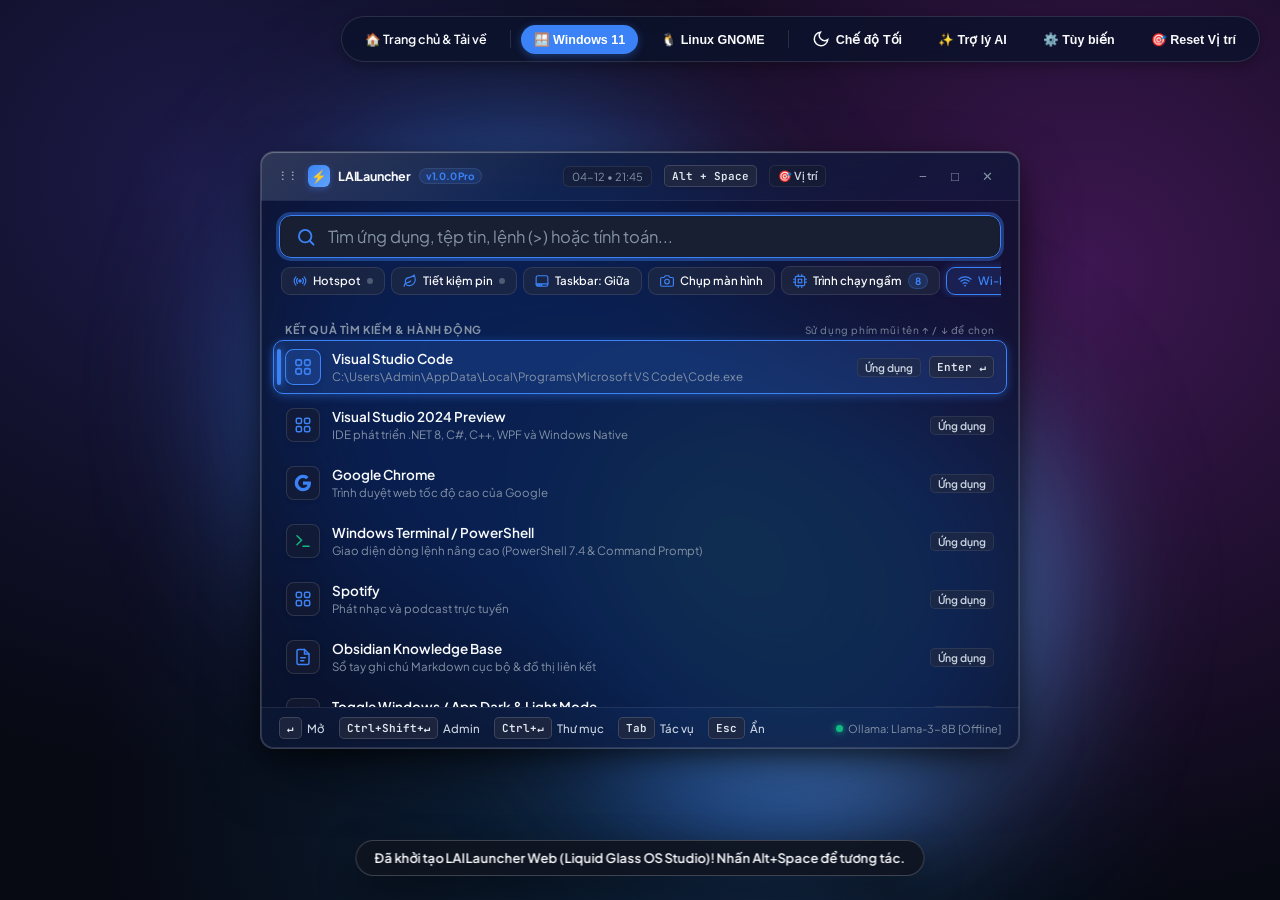
<file: web/studio.html>
<!DOCTYPE html>
<html lang="vi" data-theme="win-fluent" data-mode="dark" data-os="windows" class="studio-page">
<head>
  <meta charset="UTF-8" />
  <meta name="viewport" content="width=device-width, initial-scale=1.0" />
  <title>LAILauncher — OS Studio Sandbox (Windows 11 & Linux GNOME)</title>
  <meta name="description" content="Giao diện tìm kiếm LAILauncher phong cách Windows 11 Fluent Mica & Linux GNOME Adwaita. Hiệu ứng Liquid Glass mờ ảo, đa bảng màu sắc, hỗ trợ đầy đủ 2 chế độ Sáng và Tối." />
  <link rel="preconnect" href="https://fonts.googleapis.com">
  <link rel="preconnect" href="https://fonts.gstatic.com" crossorigin>
  <link href="https://fonts.googleapis.com/css2?family=Plus+Jakarta+Sans:wght@300;400;500;600;700;800&family=Inter:wght@400;500;600;700&family=JetBrains+Mono:wght@400;500;600;700&display=swap" rel="stylesheet">
  <link rel="stylesheet" href="./styles.css" />
</head>
<body>
  <!-- Ambient Desktop Viewport with Wallpaper & Glass Orbs -->
  <div class="desktop-viewport wallpaper-aurora" id="desktop-viewport">
    
    <!-- Moving Aurora Light Refraction Behind Glass -->
    <div class="ambient-aurora-mesh" aria-hidden="true">
      <div class="aurora-orb orb-primary"></div>
      <div class="aurora-orb orb-secondary"></div>
      <div class="aurora-orb orb-tertiary"></div>
    </div>

    <!-- Linux GNOME Top Bar (Visible in Linux Mode) -->
    <header class="gnome-topbar" id="gnome-topbar">
      <div class="gnome-pill gnome-activities">Activities</div>
      <div class="gnome-pill" id="gnome-clock">Th 2, 13 Th10 11:15</div>
      <div class="gnome-quick-icons">
        <span class="gnome-icon" title="Mạng Wi-Fi">📶</span>
        <span class="gnome-icon" title="Âm lượng">🔊</span>
        <span class="gnome-icon" title="Pin 100%">🔋</span>
        <span class="gnome-pill" id="gnome-power-btn">⏻</span>
      </div>
    </header>

    <!-- Top Universal Desktop Dock Controls -->
    <nav class="desktop-dock" aria-label="Quick System Switcher">
      <a href="./index.html" class="dock-btn" style="text-decoration:none; color:inherit; font-weight:600;" title="Quay lại trang chủ giới thiệu & tải app">
        <span>🏠 Trang chủ & Tải về</span>
      </a>
      <div class="dock-divider"></div>
      <button class="dock-btn dock-os-btn active" data-os="windows" title="Chuyển sang giao diện Windows 11 Fluent">
        <span>🪟 Windows 11</span>
      </button>
      <button class="dock-btn dock-os-btn" data-os="linux" title="Chuyển sang giao diện Linux GNOME Adwaita">
        <span>🐧 Linux GNOME</span>
      </button>
      
      <div class="dock-divider"></div>

      <button class="dock-btn" id="dock-btn-mode" title="Phím tắt: Ctrl + D">
        <!-- Dynamic Moon / Sun Icon rendered in app.js -->
        <span>Tối</span>
      </button>

      <button class="dock-btn" id="dock-btn-ai" title="Mở hộp thoại trợ lý AI">
        <span>✨ Trợ lý AI</span>
      </button>

      <button class="dock-btn" id="dock-btn-settings" title="Cài đặt Theme & Hiệu ứng kính (Ctrl + ,)">
        <span>⚙️ Tùy biến</span>
      </button>

      <button class="dock-btn" id="dock-btn-reset-pos" title="Đưa cửa sổ về vị trí trung tâm ban đầu">
        <span>🎯 Reset Vị trí</span>
      </button>
    </nav>

    <!-- Center Launcher Workspace -->
    <main class="launcher-workspace">
      
      <!-- Liquid Glass Launcher Container -->
      <div class="launcher-shell" id="launcher-shell" role="dialog" aria-modal="true" aria-label="LAILauncher Search Window">
        
        <!-- Window Titlebar / Header -->
        <div class="window-titlebar" id="window-titlebar" title="Kéo giữ để di chuyển vị trí cửa sổ">
          
          <!-- Linux GNOME Window Controls (Left) -->
          <div class="titlebar-linux-controls" aria-label="Linux Window Controls">
            <button class="traffic-dot dot-close" id="btn-linux-close" title="Đóng cửa sổ (Linux)"></button>
            <button class="traffic-dot dot-minimize" id="btn-linux-minimize" title="Thu nhỏ"></button>
            <button class="traffic-dot dot-maximize" id="btn-linux-maximize" title="Phóng to"></button>
          </div>

          <!-- Titlebar Center Brand & Quick Info -->
          <div class="titlebar-brand" title="Kéo giữ để di chuyển cửa sổ LAILauncher">
            <span class="grip-indicator" aria-hidden="true">⋮⋮</span>
            <div class="brand-icon">⚡</div>
            <span>LAILauncher</span>
            <span class="brand-version">v1.0.0 Pro</span>
          </div>

          <!-- Titlebar Meta (Clock & Hotkey Badge & Reset Position) -->
          <div class="titlebar-meta">
            <div class="meta-chip" id="clock-display" title="Ngày giờ hệ thống">13/10 • 11:15</div>
            <div class="meta-chip hotkey-badge" title="Phím tắt gọi Launcher">Alt + Space</div>
            <button class="meta-chip meta-btn" id="titlebar-reset-pos-btn" title="Đưa cửa sổ về vị trí trung tâm ban đầu">🎯 Vị trí</button>
          </div>

          <!-- Windows 11 Window Caption Controls (Right) -->
          <div class="titlebar-windows-controls" aria-label="Windows Window Controls">
            <button class="win-caption-btn" id="btn-win-minimize" title="Thu nhỏ">−</button>
            <button class="win-caption-btn" id="btn-win-maximize" title="Phóng to">□</button>
            <button class="win-caption-btn btn-close" id="btn-win-close" title="Đóng">✕</button>
          </div>

        </div>

        <!-- Clean & Focused Search Bar Container with Horizontal Quick Settings Strip -->
        <div class="search-container">
          <div class="search-box-wrap">
            <!-- Dynamic Prefix Chip (Terminal, Web, AI, Calc, Sys) -->
            <div class="search-prefix-badge" id="search-prefix-badge"></div>

            <div class="search-icon-box" id="search-icon-box">
              <svg viewBox="0 0 24 24" width="20" height="20" fill="none" stroke="currentColor" stroke-width="2.2" stroke-linecap="round" stroke-linejoin="round"><circle cx="11" cy="11" r="7.5"/><path d="M21 21l-4.5-4.5"/></svg>
            </div>

            <input 
              type="text" 
              class="search-input" 
              id="search-input" 
              placeholder="Tìm ứng dụng, tệp tin, lệnh (>) hoặc tính toán..." 
              autocomplete="off" 
              spellcheck="false" 
              autofocus 
            />

            <div class="search-actions-right">
              <button class="search-clear-btn" id="search-clear-btn" title="Xóa nội dung (Esc)">✕</button>
            </div>
          </div>

          <!-- Horizontal Quick Settings / Inline Controls Strip (Windows Search 2025 Inline Toggles) -->
          <div class="quick-settings-strip" id="quick-settings-strip" role="toolbar" aria-label="Cài đặt hệ thống ngang">
            <!-- Mobile Hotspot Toggle -->
            <button type="button" class="quick-pill-btn" id="pill-hotspot" data-action="toggle-hotspot" title="Bật / Tắt Mobile Hotspot trực tiếp không cần mở Settings">
              <span class="pill-icon" id="pill-icon-hotspot"></span>
              <span class="pill-text">Hotspot</span>
              <span class="pill-dot" id="dot-hotspot"></span>
            </button>

            <!-- Energy Saver / Tiết kiệm pin Toggle -->
            <button type="button" class="quick-pill-btn" id="pill-energy" data-action="toggle-energy" title="Bật / Tắt Tiết kiệm pin (Energy Saver) trực tiếp không cần mở Settings">
              <span class="pill-icon" id="pill-icon-energy"></span>
              <span class="pill-text" id="pill-text-energy">Tiết kiệm pin</span>
              <span class="pill-dot" id="dot-energy"></span>
            </button>

            <!-- Taskbar Alignment Toggle -->
            <button type="button" class="quick-pill-btn" id="pill-taskbar" data-action="toggle-taskbar" title="Đổi vị trí thanh Taskbar (Căn Giữa ↔ Căn Trái)">
              <span class="pill-icon" id="pill-icon-taskbar"></span>
              <span class="pill-text" id="pill-text-taskbar">Taskbar: Giữa</span>
            </button>

            <!-- Screenshot Button -->
            <button type="button" class="quick-pill-btn" id="pill-screenshot" data-action="take-screenshot" title="Chụp ảnh màn hình (Lưu ảnh &amp; Copy Clipboard)">
              <span class="pill-icon" id="pill-icon-screenshot"></span>
              <span class="pill-text">Chụp màn hình</span>
            </button>

            <!-- Background Processes Button -->
            <button type="button" class="quick-pill-btn" id="pill-processes" data-action="view-processes" title="Xem các trình chạy ngầm và tắt">
              <span class="pill-icon" id="pill-icon-processes"></span>
              <span class="pill-text">Trình chạy ngầm</span>
              <span class="pill-count-chip" id="pill-proc-count">8</span>
            </button>

            <!-- Wi-Fi Networks Toggle & List -->
            <button type="button" class="quick-pill-btn active" id="pill-wifi" data-action="toggle-wifi" title="Nhấn trái: Bật / Tắt Wi-Fi | Nhấn phải: Mở danh sách Wi-Fi (sys wifi list)">
              <span class="pill-icon" id="pill-icon-wifi"></span>
              <span class="pill-text" id="pill-text-wifi">Wi-Fi: Bật</span>
              <span class="pill-dot" id="dot-wifi"></span>
            </button>

            <!-- Bluetooth Toggle & List -->
            <button type="button" class="quick-pill-btn active" id="pill-bluetooth" data-action="toggle-bluetooth" title="Nhấn trái: Bật / Tắt Bluetooth | Nhấn phải: Mở danh sách Bluetooth (sys bluetooth list)">
              <span class="pill-icon" id="pill-icon-bluetooth"></span>
              <span class="pill-text" id="pill-text-bluetooth">Bluetooth: Bật</span>
              <span class="pill-dot" id="dot-bluetooth"></span>
            </button>
          </div>
        </div>

        <!-- Search Results List Viewport -->
        <div class="results-viewport" id="results-viewport">
          <div class="results-section-header">
            <span>Kết quả tìm kiếm & Hành động</span>
            <span style="font-size: 10px; font-weight: 500; text-transform: none; opacity: 0.8;">Sử dụng phím mũi tên ↑ / ↓ để chọn</span>
          </div>

          <ul class="results-list" id="results-list" role="listbox">
            <!-- Dynamic items rendered by app.js -->
          </ul>

          <!-- Empty State -->
          <div class="results-empty-state" id="results-empty-state">
            <div class="empty-icon">🔍</div>
            <div style="font-size: 14.5px; font-weight: 600;">Không tìm thấy kết quả phù hợp</div>
            <div style="font-size: 12.5px; margin-top: 4px; opacity: 0.8;">Thử gõ `g &lt;nội dung&gt;` để tìm trên Google hoặc `&gt; &lt;lệnh&gt;` để chạy terminal.</div>
          </div>
        </div>

        <!-- Launcher Bottom Hint & Status Bar -->
        <footer class="launcher-footer">
          <div class="footer-left">
            <div class="footer-hint-group">
              <span class="hotkey-badge">↵</span>
              <span class="footer-hint-label">Mở</span>
            </div>
            <div class="footer-hint-group">
              <span class="hotkey-badge">Ctrl+Shift+↵</span>
              <span class="footer-hint-label">Admin</span>
            </div>
            <div class="footer-hint-group">
              <span class="hotkey-badge">Ctrl+↵</span>
              <span class="footer-hint-label">Thư mục</span>
            </div>
            <div class="footer-hint-group">
              <span class="hotkey-badge">Tab</span>
              <span class="footer-hint-label">Tác vụ</span>
            </div>
            <div class="footer-hint-group">
              <span class="hotkey-badge">Esc</span>
              <span class="footer-hint-label">Ẩn</span>
            </div>
          </div>

          <div class="footer-right">
            <div class="status-badge" title="Mô hình AI cục bộ đang hoạt động">
              <span class="status-dot"></span>
              <span>Ollama: Llama-3-8B [Offline]</span>
            </div>
          </div>
        </footer>

      </div>

    </main>

    <!-- Context / Tab Action Flyout Menu -->
    <div class="action-flyout-menu" id="action-flyout-menu" role="menu">
      <div class="flyout-header" id="flyout-target-title">Tùy chọn tác vụ</div>
      <div class="flyout-item" id="flyout-action-run">
        <div class="flyout-item-left">⚡ Thực thi mặc định</div>
        <span class="hotkey-badge">Enter</span>
      </div>
      <div class="flyout-item" id="flyout-action-admin">
        <div class="flyout-item-left">🛡️ Chạy với quyền Administrator</div>
        <span class="hotkey-badge">Ctrl+Shift+↵</span>
      </div>
      <div class="flyout-item" id="flyout-action-folder">
        <div class="flyout-item-left">📁 Mở thư mục chứa (Explorer)</div>
        <span class="hotkey-badge">Ctrl+↵</span>
      </div>
      <div class="flyout-item" id="flyout-action-copy">
        <div class="flyout-item-left">📋 Sao chép đường dẫn</div>
        <span class="hotkey-badge">Ctrl+C</span>
      </div>
      <div class="flyout-item" id="flyout-action-summarize">
        <div class="flyout-item-left">🤖 Tóm tắt tài liệu với AI (Ollama)</div>
        <span class="hotkey-badge">Ctrl+Alt+S</span>
      </div>
      <div class="flyout-item" id="flyout-action-ai">
        <div class="flyout-item-left">✨ Hỏi AI giải thích chi tiết</div>
        <span class="hotkey-badge">Tab</span>
      </div>
    </div>

    <!-- Local AI Streaming Window / Drawer -->
    <aside class="ai-stream-drawer" id="ai-stream-drawer" aria-label="Local AI Streaming Window">
      <div class="ai-drawer-header">
        <div class="ai-model-badge">
          <span>✨</span>
          <span>Ollama llama-3-8b-instruct [Local ONNX]</span>
        </div>
        <button class="win-caption-btn" id="ai-stream-close" title="Đóng">✕</button>
      </div>

      <div class="ai-stream-content" id="ai-stream-text">
        <!-- Streaming content rendered here -->
      </div>

      <div class="ai-stream-meta">
        <span id="ai-stream-latency">Tốc độ: 52 tokens/s • Latency: 18ms</span>
        <span style="font-weight: 600; color: var(--accent-base);">Offline 100%</span>
      </div>
    </aside>

    <!-- Settings & Theme Customizer Modal (Authentic Windows 11 Fluent Settings Window) -->
    <div class="settings-overlay" id="settings-overlay">
      <div class="settings-modal win11-settings-window" role="dialog" aria-modal="true" aria-label="Cài đặt Windows 11">
        
        <!-- 1. Window Title Bar (Windows 11 Mica / Acrylic Titlebar) -->
        <div class="win-settings-titlebar">
          <div class="win-titlebar-left">
            <svg class="win-settings-logo" viewBox="0 0 24 24" width="16" height="16" fill="currentColor">
              <path d="M19.14 12.94c.04-.3.06-.61.06-.94 0-.32-.02-.64-.07-.94l2.03-1.58a.49.49 0 0 0 .12-.61l-1.92-3.32a.488.488 0 0 0-.59-.22l-2.39.96c-.5-.38-1.03-.7-1.62-.94l-.36-2.54a.484.484 0 0 0-.48-.41h-3.84c-.24 0-.43.17-.47.41l-.36 2.54c-.59.24-1.13.57-1.62.94l-2.39-.96c-.22-.08-.47 0-.59.22L2.74 8.87c-.12.21-.08.47.12.61l2.03 1.58c-.05.3-.09.63-.09.94s.02.64.07.94l-2.03 1.58a.49.49 0 0 0-.12.61l1.92 3.32c.12.22.37.29.59.22l2.39-.96c.5.38 1.03.7 1.62.94l.36 2.54c.05.24.24.41.48.41h3.84c.24 0 .44-.17.47-.41l.36-2.54c.59-.24 1.13-.56 1.62-.94l2.39.96c.22.08.47 0 .59-.22l1.92-3.32c.12-.22.07-.47-.12-.61l-2.01-1.58zM12 15.6c-1.98 0-3.6-1.62-3.6-3.6s1.62-3.6 3.6-3.6 3.6 1.62 3.6 3.6-1.62 3.6-3.6 3.6z"/>
            </svg>
            <span class="win-titlebar-title">Cài đặt</span>
          </div>
          <div class="win-caption-controls">
            <button type="button" class="win-caption-btn" id="settings-min-btn" title="Thu nhỏ">─</button>
            <button type="button" class="win-caption-btn" id="settings-max-btn" title="Phóng to">◻</button>
            <button type="button" class="win-caption-btn win-caption-close" id="settings-close-btn" title="Đóng (Esc)">✕</button>
          </div>
        </div>

        <!-- 2. Window Body (Sidebar Rail + Content Pane) -->
        <div class="win-settings-body">
          <!-- Left Sidebar Navigation Rail -->
          <aside class="win-settings-sidebar">
            <!-- User / Device Profile Card -->
            <div class="win-profile-card">
              <div class="win-profile-avatar">
                <svg viewBox="0 0 24 24" width="22" height="22" fill="currentColor">
                  <path d="M20 18c1.1 0 2-.9 2-2V6c0-1.1-.9-2-2-2H4c-1.1 0-2 .9-2 2v10c0 1.1.9 2 2 2H0v2h24v-2h-4zM4 6h16v10H4V6z"/>
                </svg>
              </div>
              <div class="win-profile-info">
                <div class="win-profile-name">LAILauncher PC</div>
                <div class="win-profile-sub">Windows 11 • Local AI Engine</div>
                <span class="win-profile-status-badge">Đang hoạt động</span>
              </div>
            </div>

            <!-- Search Box -->
            <div class="win-settings-search-wrap">
              <svg class="search-icon" viewBox="0 0 24 24" width="14" height="14" fill="none" stroke="currentColor" stroke-width="2">
                <circle cx="11" cy="11" r="8"></circle>
                <line x1="21" y1="21" x2="16.65" y2="16.65"></line>
              </svg>
              <input type="text" id="win-settings-search" class="win-settings-search-input" placeholder="Tìm kiếm một cài đặt..." autocomplete="off" spellcheck="false" />
            </div>

            <!-- Navigation Category List -->
            <nav class="win-settings-nav" aria-label="Danh mục cài đặt">
              <button type="button" class="win-nav-item active" data-tab="personalization">
                <div class="win-nav-indicator"></div>
                <span class="win-nav-icon">🎨</span>
                <span class="win-nav-label">Cá nhân hóa</span>
              </button>
              
              <button type="button" class="win-nav-item" data-tab="system">
                <div class="win-nav-indicator"></div>
                <span class="win-nav-icon">🖥️</span>
                <span class="win-nav-label">Màn hình &amp; Hệ thống</span>
              </button>

              <button type="button" class="win-nav-item" data-tab="shortcuts">
                <div class="win-nav-indicator"></div>
                <span class="win-nav-icon">⌨️</span>
                <span class="win-nav-label">Phím tắt &amp; Thao tác</span>
              </button>

              <button type="button" class="win-nav-item" data-tab="ai">
                <div class="win-nav-indicator"></div>
                <span class="win-nav-icon">🧠</span>
                <span class="win-nav-label">AI Cục bộ (Ollama)</span>
              </button>

              <button type="button" class="win-nav-item" data-tab="startup">
                <div class="win-nav-indicator"></div>
                <span class="win-nav-icon">🚀</span>
                <span class="win-nav-label">Khởi động &amp; Khay Tray</span>
              </button>

              <button type="button" class="win-nav-item" data-tab="about">
                <div class="win-nav-indicator"></div>
                <span class="win-nav-icon">ℹ️</span>
                <span class="win-nav-label">Thông tin hệ thống</span>
              </button>
            </nav>
          </aside>

          <!-- Right Content View Area -->
          <main class="win-settings-content" id="win-settings-content">

            <!-- ================= TAB 1: CÁ NHÂN HÓA (PERSONALIZATION) ================= -->
            <section class="win-tab-pane active" id="tab-personalization">
              <!-- Page Header & Breadcrumb -->
              <div class="win-page-header">
                <div class="win-breadcrumb">Trang chủ &gt; Cá nhân hóa</div>
                <h2 class="win-page-title">Cá nhân hóa</h2>
                <p class="win-page-desc">Chủ đề giao diện, bảng màu điểm nhấn Windows 11, hiệu ứng kính mờ Mica &amp; Acrylic</p>
              </div>

              <!-- Hero Personalization Preview Banner -->
              <div class="win-hero-card">
                <div class="win-hero-preview">
                  <div class="win-hero-mini-launcher" id="win-hero-mini-launcher">
                    <span class="mini-chip">LAI</span>
                    <span class="mini-text">Tìm kiếm ứng dụng hoặc tệp tin...</span>
                    <span class="mini-badge">Alt + Space</span>
                  </div>
                </div>
                <div class="win-hero-info">
                  <div class="win-hero-title" id="win-hero-theme-title">Theme: Windows 11 Fluent</div>
                  <div class="win-hero-subtitle">Giao diện hiện đại tối ưu cho trải nghiệm người dùng</div>
                  <div class="win-hero-actions">
                    <label class="win-toggle-wrap" title="Bật/Tắt chế độ tối">
                      <span class="win-toggle-text">Nền tối (Dark Glass)</span>
                      <input type="checkbox" id="win-toggle-mode" class="win-toggle-input" checked />
                      <span class="win-toggle-slider"></span>
                    </label>
                  </div>
                </div>
              </div>

              <!-- Group 1: Theme Presets -->
              <div class="win-card-group">
                <div class="win-group-header">
                  <div class="win-group-title">Chủ đề giao diện (Theme Presets)</div>
                  <div class="win-group-sub">Chọn 1 trong 9 bộ theme phong cách Liquid Glass độc quyền</div>
                </div>
                <div class="win-settings-card no-padding">
                  <div class="theme-swatch-grid" id="theme-swatch-grid"></div>
                </div>
              </div>

              <!-- Group 2: Accent Colors -->
              <div class="win-card-group">
                <div class="win-group-header">
                  <div class="win-group-title">Màu sắc điểm nhấn Windows (Accent Color)</div>
                  <div class="win-group-sub">24 sắc màu chuẩn xác theo Windows 11 Settings kết hợp bộ chọn mã màu HEX tùy biến</div>
                </div>
                <div class="win-settings-card">
                  <div class="accent-chips-palette" id="accent-chips-palette"></div>
                  
                  <div class="custom-accent-row">
                    <div class="accent-preview-swatch" id="custom-accent-preview" title="Xem trước màu Accent"></div>
                    <input type="text" id="custom-accent-hex" class="custom-hex-input" placeholder="#3B82F6" maxlength="9" spellcheck="false" />
                    <button type="button" class="win-btn-accent" id="btn-apply-accent">Áp dụng</button>
                    <button type="button" class="win-btn-secondary" id="btn-reset-accent">Mặc định Theme</button>
                  </div>
                </div>
              </div>

              <!-- Group 3: Glass Transparency & Sliders -->
              <div class="win-card-group">
                <div class="win-group-header">
                  <div class="win-group-title">Hiệu ứng trong suốt &amp; Khúc xạ kính (Transparency &amp; Blur)</div>
                  <div class="win-group-sub">Tùy biến độ sâu của lớp kính mờ Liquid Glass, Acrylic và Mica</div>
                </div>
                
                <!-- Transparency Toggle Card -->
                <div class="win-settings-card win-row-card">
                  <div class="win-row-left">
                    <div class="win-row-icon">✨</div>
                    <div>
                      <div class="win-row-title">Hiệu ứng trong suốt (Transparency effects)</div>
                      <div class="win-row-sub">Làm mờ nền và tạo hiệu ứng chiều sâu cho thanh tìm kiếm và cửa sổ</div>
                    </div>
                  </div>
                  <label class="win-toggle-wrap">
                    <input type="checkbox" id="win-toggle-transparency" class="win-toggle-input" checked />
                    <span class="win-toggle-slider"></span>
                  </label>
                </div>

                <!-- Slider 1: Opacity -->
                <div class="win-settings-card win-slider-card">
                  <div class="win-slider-header">
                    <div class="win-row-left">
                      <div class="win-row-icon">💧</div>
                      <div>
                        <div class="win-row-title">Độ trong suốt kính (Glass Opacity)</div>
                        <div class="win-row-sub">Điều chỉnh độ đặc hoặc trong của nền giao diện</div>
                      </div>
                    </div>
                    <span class="win-badge-val" id="label-opacity-val">82%</span>
                  </div>
                  <input type="range" class="custom-range-slider win-fluent-slider" id="slider-glass-opacity" min="30" max="95" value="82" />
                </div>

                <!-- Slider 2: Blur -->
                <div class="win-settings-card win-slider-card">
                  <div class="win-slider-header">
                    <div class="win-row-left">
                      <div class="win-row-icon">🌫️</div>
                      <div>
                        <div class="win-row-title">Độ mờ hậu cảnh (Backdrop Blur Strength)</div>
                        <div class="win-row-sub">Độ khuếch tán ánh sáng các nội dung phía sau bề mặt kính</div>
                      </div>
                    </div>
                    <span class="win-badge-val" id="label-blur-val">28px</span>
                  </div>
                  <input type="range" class="custom-range-slider win-fluent-slider" id="slider-glass-blur" min="8" max="45" value="28" />
                </div>
              </div>

              <!-- Group 4: Wallpaper -->
              <div class="win-card-group">
                <div class="win-group-header">
                  <div class="win-group-title">Hình nền môi trường thử nghiệm (Desktop Wallpapers)</div>
                  <div class="win-group-sub">Kiểm tra khả năng khúc xạ ánh sáng và độ tương phản chữ trên nền thực tế</div>
                </div>
                <div class="win-settings-card no-padding">
                  <div class="wallpaper-grid" id="wallpaper-grid"></div>
                </div>
              </div>
            </section>


            <!-- ================= TAB 2: MÀN HÌNH & HỆ THỐNG (SYSTEM & DISPLAY) ================= -->
            <section class="win-tab-pane" id="tab-system">
              <div class="win-page-header">
                <div class="win-breadcrumb">Trang chủ &gt; Hệ thống &gt; Màn hình</div>
                <h2 class="win-page-title">Màn hình &amp; Vị trí hiển thị</h2>
                <p class="win-page-desc">Tùy chọn hiển thị đa màn hình, căn chỉnh vị trí xuất hiện của thanh tìm kiếm</p>
              </div>

              <!-- Multi-Monitor Selection -->
              <div class="win-card-group">
                <div class="win-group-header">
                  <div class="win-group-title">Vị trí màn hình xuất hiện khi gọi phím tắt (Alt + Space)</div>
                  <div class="win-group-sub">Tự động điều hướng hiển thị tới màn hình làm việc tối ưu</div>
                </div>
                <div class="monitor-mode-grid" id="monitor-mode-grid">
                  <button type="button" class="monitor-mode-card active" data-mode="cursor">
                    <div class="mon-card-header">
                      <span class="mon-icon">🖱️</span>
                      <span class="mon-title">Theo con trỏ chuột</span>
                      <span class="mon-badge">Khuyên dùng</span>
                    </div>
                    <div class="mon-desc">Tự động xuất hiện ngay trên màn hình bạn đang di chuột và làm việc</div>
                  </button>
                  <button type="button" class="monitor-mode-card" data-mode="primary">
                    <div class="mon-card-header">
                      <span class="mon-icon">🌟</span>
                      <span class="mon-title">Màn hình chính</span>
                    </div>
                    <div class="mon-desc">Luôn cố định trên màn hình chính mặc định của Windows</div>
                  </button>
                  <button type="button" class="monitor-mode-card" data-mode="active_window">
                    <div class="mon-card-header">
                      <span class="mon-icon">🪟</span>
                      <span class="mon-title">Theo cửa sổ làm việc</span>
                    </div>
                    <div class="mon-desc">Xuất hiện tại màn hình chứa ứng dụng bạn vừa tương tác trước đó</div>
                  </button>
                  <button type="button" class="monitor-mode-card" data-mode="specific">
                    <div class="mon-card-header">
                      <span class="mon-icon">🎯</span>
                      <span class="mon-title">Màn hình cụ thể</span>
                    </div>
                    <div class="mon-desc">Cố định trên một màn hình cụ thể (Màn hình 1 hoặc Màn hình 2)</div>
                  </button>
                </div>

                <div class="monitor-live-shelf" id="monitor-live-shelf" style="margin-top: 8px;">
                  <div class="mon-detected-item">
                    <div class="mon-info">
                      <span class="mon-dot"></span>
                      <strong>Màn hình 1 (Chính)</strong>: 1707 × 1067 • \\.\DISPLAY1
                    </div>
                    <span class="mon-status-pill primary">Màn hình chính</span>
                  </div>
                  <div class="mon-detected-item">
                    <div class="mon-info">
                      <span class="mon-dot green"></span>
                      <strong>Màn hình 2 (Phụ)</strong>: 1682 × 1051 • \\.\DISPLAY23
                    </div>
                    <span class="mon-status-pill active-cursor">🖱️ Vị trí con trỏ</span>
                  </div>
                </div>

                <!-- Saved Window Custom Position & Reset to Center -->
                <div class="window-position-settings-box" style="margin-top: 14px; background: rgba(255,255,255,0.04); border: 1px solid var(--border-subtle); border-radius: 10px; padding: 12px 14px; display: flex; align-items: center; justify-content: space-between; gap: 12px;">
                  <div>
                    <div style="font-weight: 600; font-size: 13px; color: var(--text-primary); display: flex; align-items: center; gap: 6px;">
                      <span>📍</span>
                      <span id="web-saved-pos-status">Vị trí cửa sổ: Mặc định (Tự động canh giữa)</span>
                    </div>
                    <div style="font-size: 11px; color: var(--text-muted); margin-top: 3px;">
                      Kéo giữ thanh tiêu đề LAILauncher để di chuyển vị trí. Vị trí sẽ tự động được lưu cho các lần mở sau.
                    </div>
                  </div>
                  <button type="button" class="dock-btn" id="btn-reset-pos-settings" style="flex-shrink: 0; background: var(--accent-base); color: #fff; font-weight: 600; font-size: 11.5px; padding: 6px 14px; border-radius: 8px;">
                    <span>🎯 Đặt lại trung tâm</span>
                  </button>
                </div>
              </div>

              <!-- Alignment & Spacing -->
              <div class="win-card-group">
                <div class="win-group-header">
                  <div class="win-group-title">Căn chỉnh vị trí dọc (Vertical Placement)</div>
                  <div class="win-group-sub">Vị trí neo thanh tìm kiếm trên màn hình</div>
                </div>
                <div class="win-settings-card win-row-card">
                  <div class="win-row-left">
                    <div class="win-row-icon">📐</div>
                    <div>
                      <div class="win-row-title">Vị trí thanh Launcher</div>
                      <div class="win-row-sub">Khoảng cách tương đối so với cạnh trên của màn hình</div>
                    </div>
                  </div>
                  <select class="win-select" id="win-select-placement">
                    <option value="center">Chính giữa màn hình (Center • Mặc định)</option>
                    <option value="top-20">20% từ cạnh trên (Kiểu macOS Spotlight)</option>
                    <option value="top-15">15% từ cạnh trên (Gọn gàng)</option>
                  </select>
                </div>
              </div>

              <!-- Animation & Performance -->
              <div class="win-card-group">
                <div class="win-group-header">
                  <div class="win-group-title">Hiệu năng &amp; Chuyển động (Animations)</div>
                  <div class="win-group-sub">Tốc độ mở rộng kết quả và độ mượt khi gõ phím</div>
                </div>
                <div class="win-settings-card win-row-card">
                  <div class="win-row-left">
                    <div class="win-row-icon">⚡</div>
                    <div>
                      <div class="win-row-title">Tốc độ chuyển cảnh mượt mà (Fluent Motion)</div>
                      <div class="win-row-sub">Thời gian trễ khi bung danh sách gợi ý tìm kiếm</div>
                    </div>
                  </div>
                  <select class="win-select" id="win-select-animation">
                    <option value="fast">Siêu tốc 120ms (Tối ưu phản hồi)</option>
                    <option value="smooth" selected>Mượt mà 240ms (Chuẩn Windows 11)</option>
                    <option value="off">Tắt hoạt ảnh (Tiết kiệm GPU)</option>
                  </select>
                </div>
              </div>
            </section>


            <!-- ================= TAB 3: PHÍM TẮT & THAO TÁC (SHORTCUTS) ================= -->
            <section class="win-tab-pane" id="tab-shortcuts">
              <div class="win-page-header">
                <div class="win-breadcrumb">Trang chủ &gt; Phím tắt &amp; Thao tác</div>
                <h2 class="win-page-title">Phím tắt toàn cục (Global Hotkeys)</h2>
                <p class="win-page-desc">Gọi nhanh LAILauncher và kích hoạt tức thì các chế độ tìm kiếm chuyên biệt</p>
              </div>

              <div class="win-card-group">
                <div class="win-group-header">
                  <div class="win-group-title">Phím tắt kích hoạt chính</div>
                  <div class="win-group-sub">Đăng ký phím tắt toàn hệ thống với Windows Hook API</div>
                </div>
                
                <div class="win-settings-card win-row-card">
                  <div class="win-row-left">
                    <div class="win-row-icon">🚀</div>
                    <div>
                      <div class="win-row-title">Mở / Đóng LAILauncher</div>
                      <div class="win-row-sub">Phím tắt mặc định toàn cục, mở tức thì &lt;100ms</div>
                    </div>
                  </div>
                  <div class="win-shortcut-badge">
                    <kbd class="win-kbd">Alt</kbd>
                    <span class="win-kbd-plus">+</span>
                    <kbd class="win-kbd">Space</kbd>
                  </div>
                </div>
              </div>

              <div class="win-card-group">
                <div class="win-group-header">
                  <div class="win-group-title">Ký tự tiền tố tìm kiếm nhanh (Prefix Modifiers)</div>
                  <div class="win-group-sub">Gõ ký tự đầu tiên để kích hoạt ngay chức năng mong muốn</div>
                </div>

                <div class="win-settings-card win-row-card">
                  <div class="win-row-left">
                    <div class="win-row-icon">💻</div>
                    <div>
                      <div class="win-row-title">Terminal / Chạy lệnh Shell</div>
                      <div class="win-row-sub">Ví dụ: <code>~ ping google.com</code> hoặc <code>~ ipconfig</code></div>
                    </div>
                  </div>
                  <div class="win-shortcut-badge">
                    <kbd class="win-kbd">~</kbd>
                  </div>
                </div>

                <div class="win-settings-card win-row-card">
                  <div class="win-row-left">
                    <div class="win-row-icon">✨</div>
                    <div>
                      <div class="win-row-title">Hỏi đáp AI Cục bộ (Ollama)</div>
                      <div class="win-row-sub">Ví dụ: <code>@ tóm tắt bài viết này</code> hoặc <code>@ viết email xin nghỉ phép</code></div>
                    </div>
                  </div>
                  <div class="win-shortcut-badge">
                    <kbd class="win-kbd">@</kbd>
                  </div>
                </div>

                <div class="win-settings-card win-row-card">
                  <div class="win-row-left">
                    <div class="win-row-icon">🧮</div>
                    <div>
                      <div class="win-row-title">Máy tính số học &amp; Lượng giác</div>
                      <div class="win-row-sub">Ví dụ: <code>= 1500 * 25 + sin(30)</code> hoặc <code>= sqrt(144)</code></div>
                    </div>
                  </div>
                  <div class="win-shortcut-badge">
                    <kbd class="win-kbd">=</kbd>
                  </div>
                </div>

                <div class="win-settings-card win-row-card">
                  <div class="win-row-left">
                    <div class="win-row-icon">⚙️</div>
                    <div>
                      <div class="win-row-title">Quản lý tiến trình &amp; Lệnh hệ thống</div>
                      <div class="win-row-sub">Ví dụ: <code>&gt; kill chrome</code> hoặc <code>&gt; restart audio</code></div>
                    </div>
                  </div>
                  <div class="win-shortcut-badge">
                    <kbd class="win-kbd">&gt;</kbd>
                  </div>
                </div>

                <div class="win-settings-card win-row-card">
                  <div class="win-row-left">
                    <div class="win-row-icon">🌐</div>
                    <div>
                      <div class="win-row-title">Tìm kiếm Web bảo mật (DuckDuckGo / Google)</div>
                      <div class="win-row-sub">Ví dụ: <code>? tin tức thời sự hôm nay</code></div>
                    </div>
                  </div>
                  <div class="win-shortcut-badge">
                    <kbd class="win-kbd">?</kbd>
                  </div>
                </div>
              </div>
            </section>


            <!-- ================= TAB 4: AI CỤC BỘ (LOCAL AI) ================= -->
            <section class="win-tab-pane" id="tab-ai">
              <div class="win-page-header">
                <div class="win-breadcrumb">Trang chủ &gt; Trí tuệ nhân tạo &gt; AI Cục bộ</div>
                <h2 class="win-page-title">Mô hình AI Cục bộ (Local AI Engine)</h2>
                <p class="win-page-desc">Tích hợp mô hình ngôn ngữ lớn (Ollama) bảo vệ quyền riêng tư 100% offline</p>
              </div>

              <div class="win-card-group">
                <div class="win-group-header">
                  <div class="win-group-title">Trạng thái máy chủ Ollama</div>
                  <div class="win-group-sub">Kết nối API cục bộ không gửi dữ liệu ra ngoài Internet</div>
                </div>
                
                <div class="win-settings-card win-row-card">
                  <div class="win-row-left">
                    <div class="win-row-icon">🟢</div>
                    <div>
                      <div class="win-row-title">Máy chủ Ollama Cục bộ (localhost:11434)</div>
                      <div class="win-row-sub">Trạng thái: Đang kết nối • Phản hồi &lt;25ms • Bộ nhớ: 1.2 GB RAM</div>
                    </div>
                  </div>
                  <button type="button" class="win-btn-secondary" id="btn-check-ollama">Kiểm tra kết nối</button>
                </div>

                <div class="win-settings-card win-row-card">
                  <div class="win-row-left">
                    <div class="win-row-icon">🤖</div>
                    <div>
                      <div class="win-row-title">Mô hình ngôn ngữ mặc định (Active LLM)</div>
                      <div class="win-row-sub">Lựa chọn mô hình đã tải về trên máy</div>
                    </div>
                  </div>
                  <select class="win-select" id="win-select-model">
                    <option value="llama3.2:1b" selected>Llama 3.2 1B (Khuyên dùng • Nhanh &amp; Tiết kiệm RAM)</option>
                    <option value="qwen2.5:1.5b">Qwen 2.5 1.5B (Hiểu tiếng Việt rất tốt)</option>
                    <option value="gemma2:2b">Gemma 2 2B (Google DeepMind)</option>
                    <option value="mistral:7b">Mistral 7B (Chất lượng cao)</option>
                  </select>
                </div>
              </div>

              <div class="win-card-group">
                <div class="win-group-header">
                  <div class="win-group-title">Tìm kiếm ngữ nghĩa (Semantic Vector Search)</div>
                  <div class="win-group-sub">Sử dụng mô hình ONNX nhúng cục bộ để tìm tệp và ý định chính xác</div>
                </div>

                <div class="win-settings-card win-row-card">
                  <div class="win-row-left">
                    <div class="win-row-icon">🧬</div>
                    <div>
                      <div class="win-row-title">Bật tìm kiếm ngữ nghĩa tiếng Việt (ONNX Semantic)</div>
                      <div class="win-row-sub">Tìm file bằng mô tả tự nhiên ngay cả khi không nhớ chính xác tên file</div>
                    </div>
                  </div>
                  <label class="win-toggle-wrap">
                    <input type="checkbox" id="win-toggle-semantic" class="win-toggle-input" checked />
                    <span class="win-toggle-slider"></span>
                  </label>
                </div>

                <div class="win-settings-card win-row-card">
                  <div class="win-row-left">
                    <div class="win-row-icon">⚡</div>
                    <div>
                      <div class="win-row-title">Tự động khởi động tiến trình Ollama</div>
                      <div class="win-row-sub">Khởi chạy dịch vụ Ollama nền khi LAILauncher mở</div>
                    </div>
                  </div>
                  <label class="win-toggle-wrap">
                    <input type="checkbox" id="win-toggle-ollama-auto" class="win-toggle-input" checked />
                    <span class="win-toggle-slider"></span>
                  </label>
                </div>
              </div>
            </section>


            <!-- ================= TAB 5: KHỞI ĐỘNG & KHAY HỆ THỐNG (STARTUP) ================= -->
            <section class="win-tab-pane" id="tab-startup">
              <div class="win-page-header">
                <div class="win-breadcrumb">Trang chủ &gt; Hệ thống &gt; Khởi động</div>
                <h2 class="win-page-title">Khởi động &amp; Khay hệ thống</h2>
                <p class="win-page-desc">Thiết lập tự khởi động cùng Windows và tối ưu hóa tài nguyên phần cứng</p>
              </div>

              <div class="win-card-group">
                <div class="win-group-header">
                  <div class="win-group-title">Tự động vận hành cùng Windows</div>
                  <div class="win-group-sub">Đảm bảo launcher luôn sẵn sàng phục vụ chỉ sau một tổ hợp phím</div>
                </div>

                <div class="win-settings-card win-row-card">
                  <div class="win-row-left">
                    <div class="win-row-icon">🪟</div>
                    <div>
                      <div class="win-row-title">Khởi động cùng Windows (Run on Startup)</div>
                      <div class="win-row-sub">Tác động khởi động: Cực thấp (&lt; 15ms) • Không làm chậm máy</div>
                    </div>
                  </div>
                  <label class="win-toggle-wrap">
                    <input type="checkbox" id="win-toggle-startup" class="win-toggle-input" checked />
                    <span class="win-toggle-slider"></span>
                  </label>
                </div>

                <div class="win-settings-card win-row-card">
                  <div class="win-row-left">
                    <div class="win-row-icon">📥</div>
                    <div>
                      <div class="win-row-title">Thu nhỏ xuống Khay hệ thống (System Tray)</div>
                      <div class="win-row-sub">Giữ ứng dụng chạy ngầm và hiển thị icon tia sét ⚡ ở góc màn hình</div>
                    </div>
                  </div>
                  <label class="win-toggle-wrap">
                    <input type="checkbox" id="win-toggle-tray" class="win-toggle-input" checked />
                    <span class="win-toggle-slider"></span>
                  </label>
                </div>

                <div class="win-settings-card win-row-card">
                  <div class="win-row-left">
                    <div class="win-row-icon">🍃</div>
                    <div>
                      <div class="win-row-title">Chế độ ngủ tiết kiệm RAM khi nhàn rỗi</div>
                      <div class="win-row-sub">Tự động xả cache RAM xuống &lt; 35 MB sau 5 phút không sử dụng</div>
                    </div>
                  </div>
                  <label class="win-toggle-wrap">
                    <input type="checkbox" id="win-toggle-eco" class="win-toggle-input" checked />
                    <span class="win-toggle-slider"></span>
                  </label>
                </div>
              </div>
            </section>


            <!-- ================= TAB 6: THÔNG TIN HỆ THỐNG (ABOUT) ================= -->
            <section class="win-tab-pane" id="tab-about">
              <div class="win-page-header">
                <div class="win-breadcrumb">Trang chủ &gt; Hệ thống &gt; Giới thiệu</div>
                <h2 class="win-page-title">Thông tin &amp; Bản quyền</h2>
                <p class="win-page-desc">Thông số kỹ thuật của bản cài đặt LAILauncher Local AI</p>
              </div>

              <div class="win-card-group">
                <div class="win-hero-card win-about-hero">
                  <div class="win-about-icon">⚡</div>
                  <div class="win-about-info">
                    <div class="win-about-title">LAILauncher Pro v1.0.0</div>
                    <div class="win-about-sub">Local AI Search &amp; Productivity Engine for Windows 10 &amp; 11</div>
                    <div class="win-about-meta">Bản phát hành chính thức • Kiến trúc x64 &amp; ARM64</div>
                  </div>
                </div>

                <div class="win-settings-card win-row-card">
                  <div class="win-row-left">
                    <div class="win-row-icon">🛠️</div>
                    <div>
                      <div class="win-row-title">Nền tảng công nghệ</div>
                      <div class="win-row-sub">.NET 8.0 WPF • WebView2 Chromium • ONNX Runtime 1.20</div>
                    </div>
                  </div>
                  <span class="win-pill-text">Framework 8.0</span>
                </div>

                <div class="win-settings-card win-row-card">
                  <div class="win-row-left">
                    <div class="win-row-icon">📜</div>
                    <div>
                      <div class="win-row-title">Giấy phép phát hành (License)</div>
                      <div class="win-row-sub">Giấy phép mã nguồn mở MIT License • 100% Hoàn toàn miễn phí</div>
                    </div>
                  </div>
                  <span class="win-pill-text">MIT Open Source</span>
                </div>

                <div class="win-settings-card win-row-card">
                  <div class="win-row-left">
                    <div class="win-row-icon">🔄</div>
                    <div>
                      <div class="win-row-title">Kiểm tra bản cập nhật mới nhất</div>
                      <div class="win-row-sub">Phiên bản hiện tại là phiên bản mới nhất (Up to date)</div>
                    </div>
                  </div>
                  <button type="button" class="win-btn-accent" id="btn-check-update">Kiểm tra ngay</button>
                </div>
              </div>
            </section>

          </main>
        </div>

      </div>
    </div>

    <!-- Screenshot Shutter Flash Effect -->
    <div class="screenshot-flash-overlay" id="screenshot-flash-overlay" aria-hidden="true"></div>

    <!-- Screenshot Preview Toast & Actions Modal -->
    <div class="screenshot-preview-modal" id="screenshot-preview-modal" role="dialog" aria-modal="true" aria-label="Xem trước ảnh chụp màn hình">
      <div class="screenshot-modal-card">
        <div class="screenshot-modal-header">
          <div class="screenshot-modal-title">
            <span>📸</span>
            <strong>Ảnh chụp màn hình (Screenshot)</strong>
          </div>
          <button type="button" class="screenshot-modal-close" id="btn-close-screenshot-modal">✕</button>
        </div>
        <div class="screenshot-preview-box" id="screenshot-preview-box">
          <canvas id="screenshot-canvas" width="640" height="360"></canvas>
        </div>
        <div class="screenshot-modal-actions">
          <div class="screenshot-modal-meta" id="screenshot-modal-meta">1920 × 1080 • PNG</div>
          <div class="screenshot-btn-group">
            <button type="button" class="screenshot-btn" id="btn-copy-screenshot">📋 Sao chép</button>
            <button type="button" class="screenshot-btn primary" id="btn-download-screenshot">💾 Lưu tệp ảnh</button>
          </div>
        </div>
      </div>
    </div>

    <!-- Toast Notification Shelf -->
    <div class="toast-shelf" id="toast-shelf" aria-live="polite"></div>

  </div>

  <script type="module">
    import { initLauncher } from './app.js';
    if (document.readyState === 'loading') {
      document.addEventListener('DOMContentLoaded', initLauncher);
    } else {
      initLauncher();
    }
  </script>
</body>
</html>
</file>
<file: web/styles.css>
/* ==========================================================================
   LAILauncher - Liquid Glass OS Design System
   Windows 11 Mica & Linux GNOME Adwaita • Translucent & Blur • Multi-Theme
   ========================================================================== */

@import url('https://fonts.googleapis.com/css2?family=Plus+Jakarta+Sans:wght@300;400;500;600;700;800&family=Inter:wght@400;500;600;700&family=JetBrains+Mono:wght@400;500;600;700&display=swap');

/* --- Root Theme Palettes & Base Variables --- */
:root {
  /* Default settings */
  --glass-blur: 28px;
  --glass-opacity: 0.82;
  --glass-tint: #0b132b;
  --font-sans: 'Plus Jakarta Sans', 'Inter', -apple-system, BlinkMacSystemFont, 'Segoe UI Variable Display', 'Segoe UI', sans-serif;
  --font-mono: 'JetBrains Mono', Consolas, 'Cascadia Code', monospace;
  
  --transition-fast: 0.16s cubic-bezier(0.16, 1, 0.3, 1);
  --transition-smooth: 0.28s cubic-bezier(0.16, 1, 0.3, 1);
  --transition-spring: 0.45s cubic-bezier(0.175, 0.885, 0.32, 1.275);
}

/* 1. Theme: Windows Fluent Blue */
[data-theme="win-fluent"] {
  --theme-name: "Windows Fluent Blue";
  --accent-hue: 221;
  --accent-base: #3b82f6;
  --accent-hover: #2563eb;
  --accent-light: #60a5fa;
  --accent-glow: rgba(59, 130, 246, 0.38);
  --accent-badge-bg: rgba(59, 130, 246, 0.14);
  --accent-hue-rgb: 59, 130, 246;
  --glass-tint-rgb: 11, 19, 43;
}

/* 2. Theme: Linux Ubuntu Yaru */
[data-theme="linux-yaru"] {
  --theme-name: "Ubuntu Yaru";
  --accent-hue: 16;
  --accent-base: #e95420;
  --accent-hover: #cf4313;
  --accent-light: #fb703c;
  --accent-glow: rgba(233, 84, 32, 0.42);
  --accent-badge-bg: rgba(233, 84, 32, 0.16);
  --accent-hue-rgb: 233, 84, 32;
  --glass-tint-rgb: 30, 19, 34;
}

/* 3. Theme: Linux Arch Glacial Cyan */
[data-theme="linux-arch"] {
  --theme-name: "Arch / Fedora Cyan";
  --accent-hue: 194;
  --accent-base: #00aad4;
  --accent-hover: #0284c7;
  --accent-light: #38bdf8;
  --accent-glow: rgba(0, 170, 212, 0.4);
  --accent-badge-bg: rgba(0, 170, 212, 0.14);
  --accent-hue-rgb: 0, 170, 212;
  --glass-tint-rgb: 17, 24, 39;
}

/* 4. Theme: Liquid Aurora Glass */
[data-theme="liquid-aurora"] {
  --theme-name: "Liquid Aurora Glass";
  --accent-hue: 265;
  --accent-base: #8b5cf6;
  --accent-hover: #7c3aed;
  --accent-light: #a78bfa;
  --accent-glow: rgba(139, 92, 246, 0.45);
  --accent-badge-bg: rgba(139, 92, 246, 0.18);
  --secondary-accent: #06b6d4;
  --accent-hue-rgb: 139, 92, 246;
  --glass-tint-rgb: 14, 18, 43;
}

/* 5. Theme: Cyberpunk Neon */
[data-theme="cyber-neon"] {
  --theme-name: "Cyberpunk Neon";
  --accent-hue: 345;
  --accent-base: #f43f5e;
  --accent-hover: #e11d48;
  --accent-light: #fb7185;
  --accent-glow: rgba(244, 63, 94, 0.5);
  --accent-badge-bg: rgba(244, 63, 94, 0.18);
  --secondary-accent: #06b6d4;
  --accent-hue-rgb: 244, 63, 94;
  --glass-tint-rgb: 13, 11, 24;
}

/* 6. Theme: Nordic Frost */
[data-theme="nord-frost"] {
  --theme-name: "Nordic Frost";
  --accent-hue: 193;
  --accent-base: #88c0d0;
  --accent-hover: #81a1c1;
  --accent-light: #8fbcbb;
  --accent-glow: rgba(136, 192, 208, 0.4);
  --accent-badge-bg: rgba(136, 192, 208, 0.16);
  --accent-hue-rgb: 136, 192, 208;
  --glass-tint-rgb: 36, 41, 51;
}

/* 7. Theme: Dracula Nocturne */
[data-theme="dracula"] {
  --theme-name: "Dracula Nocturne";
  --accent-hue: 265;
  --accent-base: #bd93f9;
  --accent-hover: #a855f7;
  --accent-light: #ff79c6;
  --accent-glow: rgba(189, 147, 249, 0.45);
  --accent-badge-bg: rgba(189, 147, 249, 0.18);
  --accent-hue-rgb: 189, 147, 249;
  --glass-tint-rgb: 33, 34, 44;
}

/* 8. Theme: Emerald Jade */
[data-theme="emerald"] {
  --theme-name: "Emerald Jade";
  --accent-hue: 156;
  --accent-base: #10b981;
  --accent-hover: #059669;
  --accent-light: #34d399;
  --accent-glow: rgba(16, 185, 129, 0.42);
  --accent-badge-bg: rgba(16, 185, 129, 0.15);
  --accent-hue-rgb: 16, 185, 129;
  --glass-tint-rgb: 12, 24, 20;
}

/* 9. Theme: Sunset Dusk */
[data-theme="sunset"] {
  --theme-name: "Sunset Dusk";
  --accent-hue: 25;
  --accent-base: #fb923c;
  --accent-hover: #f97316;
  --accent-light: #f43f5e;
  --accent-glow: rgba(251, 146, 60, 0.45);
  --accent-badge-bg: rgba(251, 146, 60, 0.16);
  --accent-hue-rgb: 251, 146, 60;
  --glass-tint-rgb: 24, 17, 26;
}

/* ==========================================================================
   DARK MODE SYSTEM (Default)
   ========================================================================== */
[data-mode="dark"] {
  --mode-name: "Dark Mode";
  --bg-desktop: #080a10;
  --bg-window: rgba(var(--glass-tint-rgb, 15, 18, 28), var(--glass-opacity, 0.85));
  --bg-window-solid: rgb(var(--glass-tint-rgb, 15, 18, 28));
  --bg-input: rgba(22, 26, 40, 0.78);
  --bg-input-focus: rgba(26, 32, 50, 0.95);
  --bg-card: rgba(25, 30, 48, 0.55);
  --bg-hover: rgba(45, 54, 82, 0.55);
  --bg-selected: rgba(var(--accent-hue-rgb, 59, 130, 246), 0.18);
  --bg-selected-border: var(--accent-base);
  --bg-kbd: rgba(35, 42, 65, 0.75);
  --bg-popup: rgba(16, 20, 32, 0.92);
  --bg-tag: rgba(35, 42, 65, 0.6);
  --bg-badge: rgba(35, 42, 65, 0.65);
  --bg-status-bar: rgba(12, 15, 24, 0.7);
  --item-hover-bg: rgba(45, 54, 82, 0.65);

  --border-glass: rgba(255, 255, 255, 0.12);
  --border-glass-strong: rgba(255, 255, 255, 0.2);
  --border-input: rgba(255, 255, 255, 0.14);
  --border-subtle: rgba(255, 255, 255, 0.08);
  --border-kbd: rgba(255, 255, 255, 0.15);
  --border-popup: rgba(255, 255, 255, 0.16);
  --border-badge: rgba(255, 255, 255, 0.1);

  --text-primary: #f8fafc;
  --text-secondary: #cbd5e1;
  --text-muted: #8492a6;
  --text-dim: #556277;
  --text-kbd: #e2e8f0;

  --rim-highlight: rgba(255, 255, 255, 0.22);
  --rim-opacity: 0.24;
  --glass-specular: linear-gradient(135deg, rgba(255,255,255,0.14) 0%, rgba(255,255,255,0.02) 40%, rgba(255,255,255,0) 100%);
  --shadow-elevation: 0 24px 64px -12px rgba(0, 0, 0, 0.72), 0 8px 24px -4px rgba(0, 0, 0, 0.5);
  --shadow-popup: 0 18px 42px -6px rgba(0, 0, 0, 0.7);
  --shadow-card: 0 4px 12px rgba(0, 0, 0, 0.28);
  
  --scrollbar-thumb: rgba(255, 255, 255, 0.2);
  --scrollbar-hover: rgba(255, 255, 255, 0.4);
}

/* ==========================================================================
   LIGHT MODE SYSTEM (Frosted Liquid Crystal / Milk Glass)
   ========================================================================== */
[data-mode="light"] {
  --mode-name: "Light Mode";
  --bg-desktop: #e2e8f0;
  --bg-window: rgba(255, 255, 255, var(--glass-opacity, 0.88));
  --bg-window-solid: #ffffff;
  --bg-input: rgba(248, 250, 252, 0.88);
  --bg-input-focus: #ffffff;
  --bg-card: rgba(241, 245, 249, 0.75);
  --bg-hover: rgba(226, 232, 240, 0.7);
  --bg-selected: rgba(var(--accent-hue-rgb, 59, 130, 246), 0.12);
  --bg-selected-border: var(--accent-base);
  --bg-kbd: rgba(241, 245, 249, 0.95);
  --bg-popup: rgba(255, 255, 255, 0.96);
  --bg-tag: rgba(226, 232, 240, 0.8);
  --bg-badge: rgba(241, 245, 249, 0.9);
  --bg-status-bar: rgba(255, 255, 255, 0.85);
  --item-hover-bg: rgba(226, 232, 240, 0.75);

  --border-glass: rgba(0, 0, 0, 0.1);
  --border-glass-strong: rgba(0, 0, 0, 0.18);
  --border-input: rgba(0, 0, 0, 0.12);
  --border-subtle: rgba(0, 0, 0, 0.06);
  --border-kbd: rgba(0, 0, 0, 0.14);
  --border-popup: rgba(0, 0, 0, 0.14);
  --border-badge: rgba(0, 0, 0, 0.08);

  --text-primary: #0f172a;
  --text-secondary: #334155;
  --text-muted: #64748b;
  --text-dim: #94a3b8;
  --text-kbd: #1e293b;

  --rim-highlight: rgba(255, 255, 255, 0.9);
  --rim-opacity: 0.85;
  --glass-specular: linear-gradient(135deg, rgba(255,255,255,0.7) 0%, rgba(255,255,255,0.2) 35%, rgba(255,255,255,0) 100%);
  --shadow-elevation: 0 24px 60px -12px rgba(15, 23, 42, 0.18), 0 8px 24px -4px rgba(15, 23, 42, 0.12);
  --shadow-popup: 0 16px 36px -6px rgba(15, 23, 42, 0.2);
  --shadow-card: 0 2px 8px rgba(15, 23, 42, 0.06);
  
  --scrollbar-thumb: rgba(0, 0, 0, 0.2);
  --scrollbar-hover: rgba(0, 0, 0, 0.35);
}

/* ==========================================================================
   RESET & GLOBAL STYLES
   ========================================================================== */
*, *::before, *::after {
  box-sizing: border-box;
  margin: 0;
  padding: 0;
}

html, body {
  width: 100%;
  height: 100%;
  overflow: hidden;
  font-family: var(--font-sans);
  color: var(--text-primary);
  background-color: var(--bg-desktop);
  user-select: none;
  -webkit-font-smoothing: antialiased;
  -moz-osx-font-smoothing: grayscale;
}

/* --- Animated Desktop Background Wallpapers for Glass Refraction --- */
.desktop-viewport {
  position: relative;
  width: 100vw;
  height: 100vh;
  display: flex;
  flex-direction: column;
  overflow: hidden;
  background-size: cover;
  background-position: center;
  transition: background 0.5s ease;
}

/* Wallpaper 1: Cosmic Aurora (Default) */
.wallpaper-aurora {
  background: radial-gradient(circle at 15% 20%, rgba(30, 27, 75, 0.95), transparent 45%),
              radial-gradient(circle at 85% 30%, rgba(67, 24, 88, 0.9), transparent 50%),
              radial-gradient(circle at 50% 85%, rgba(13, 37, 63, 0.95), transparent 55%),
              #070913;
}

/* Wallpaper 2: Windows 11 Bloom Blue */
.wallpaper-bloom {
  background: radial-gradient(ellipse at 40% 50%, rgba(37, 99, 235, 0.45) 0%, transparent 60%),
              radial-gradient(ellipse at 65% 45%, rgba(99, 102, 241, 0.5) 0%, transparent 55%),
              radial-gradient(circle at 50% 70%, rgba(14, 165, 233, 0.4) 0%, transparent 50%),
              #030712;
}

/* Wallpaper 3: Ubuntu Heron Orange */
.wallpaper-ubuntu {
  background: radial-gradient(circle at 80% 20%, rgba(233, 84, 32, 0.45) 0%, transparent 50%),
              radial-gradient(circle at 20% 75%, rgba(119, 41, 83, 0.6) 0%, transparent 60%),
              radial-gradient(circle at 50% 45%, rgba(44, 0, 30, 0.85) 0%, transparent 70%),
              #1e0a24;
}

/* Wallpaper 4: Alpine Mist (Light/Frost) */
.wallpaper-alpine {
  background: radial-gradient(circle at 25% 30%, rgba(199, 210, 254, 0.7) 0%, transparent 50%),
              radial-gradient(circle at 75% 70%, rgba(186, 230, 253, 0.7) 0%, transparent 60%),
              radial-gradient(circle at 50% 50%, rgba(241, 245, 249, 0.9) 0%, transparent 75%),
              #cbd5e1;
}

/* Wallpaper 5: Cyber Grid */
.wallpaper-cyber {
  background: linear-gradient(135deg, rgba(244, 63, 94, 0.25) 0%, transparent 50%),
              linear-gradient(225deg, rgba(6, 182, 212, 0.25) 0%, transparent 50%),
              radial-gradient(circle at 50% 50%, #0d0b18, #05050a);
}

/* Light Mode Wallpaper Adaptations (Frosted High-Key Gradients for Refraction) */
[data-mode="light"] .wallpaper-aurora {
  background: radial-gradient(circle at 15% 20%, rgba(224, 231, 255, 0.95), transparent 55%),
              radial-gradient(circle at 85% 30%, rgba(243, 232, 255, 0.9), transparent 60%),
              radial-gradient(circle at 50% 85%, rgba(219, 234, 254, 0.95), transparent 65%),
              #f1f5f9;
}

[data-mode="light"] .wallpaper-bloom {
  background: radial-gradient(ellipse at 40% 50%, rgba(191, 219, 254, 0.75) 0%, transparent 60%),
              radial-gradient(ellipse at 65% 45%, rgba(224, 231, 255, 0.8) 0%, transparent 55%),
              radial-gradient(circle at 50% 70%, rgba(186, 230, 253, 0.75) 0%, transparent 50%),
              #f8fafc;
}

[data-mode="light"] .wallpaper-ubuntu {
  background: radial-gradient(circle at 80% 20%, rgba(254, 215, 170, 0.7) 0%, transparent 50%),
              radial-gradient(circle at 20% 75%, rgba(251, 207, 232, 0.75) 0%, transparent 60%),
              radial-gradient(circle at 50% 45%, rgba(255, 237, 213, 0.85) 0%, transparent 70%),
              #fdf4ff;
}

[data-mode="light"] .wallpaper-cyber {
  background: linear-gradient(135deg, rgba(254, 205, 211, 0.5) 0%, transparent 50%),
              linear-gradient(225deg, rgba(165, 243, 252, 0.5) 0%, transparent 50%),
              radial-gradient(circle at 50% 50%, #f1f5f9, #e2e8f0);
}

[data-mode="light"] .wallpaper-alpine {
  background: radial-gradient(circle at 25% 30%, rgba(219, 234, 254, 0.85) 0%, transparent 50%),
              radial-gradient(circle at 75% 70%, rgba(224, 231, 255, 0.85) 0%, transparent 60%),
              radial-gradient(circle at 50% 50%, #f8fafc, #f1f5f9);
}

/* Dynamic Ambient Floating Glass Orbs */
.ambient-aurora-mesh {
  position: absolute;
  inset: 0;
  pointer-events: none;
  overflow: hidden;
  z-index: 1;
}

.aurora-orb {
  position: absolute;
  border-radius: 50%;
  filter: blur(75px);
  opacity: 0.65;
  mix-blend-mode: screen;
  will-change: transform;
}

[data-mode="light"] .aurora-orb {
  mix-blend-mode: multiply;
  opacity: 0.35;
  filter: blur(85px);
}

.orb-primary {
  width: 520px;
  height: 520px;
  background: var(--accent-base);
  top: 15%;
  left: 20%;
  animation: floatOrb1 24s infinite alternate ease-in-out;
}

.orb-secondary {
  width: 440px;
  height: 440px;
  background: var(--accent-light, #06b6d4);
  top: 40%;
  right: 18%;
  animation: floatOrb2 28s infinite alternate ease-in-out;
}

.orb-tertiary {
  width: 380px;
  height: 380px;
  background: var(--accent-hover, #8b5cf6);
  bottom: 10%;
  left: 45%;
  animation: floatOrb3 20s infinite alternate ease-in-out;
}

@keyframes floatOrb1 {
  0% { transform: translate(0, 0) scale(1); }
  50% { transform: translate(120px, 60px) scale(1.15); }
  100% { transform: translate(-80px, 140px) scale(0.95); }
}

@keyframes floatOrb2 {
  0% { transform: translate(0, 0) scale(1); }
  50% { transform: translate(-140px, -80px) scale(1.1); }
  100% { transform: translate(80px, 100px) scale(0.9); }
}

@keyframes floatOrb3 {
  0% { transform: translate(0, 0) scale(0.9); }
  50% { transform: translate(90px, -110px) scale(1.2); }
  100% { transform: translate(-100px, -50px) scale(1); }
}

/* ==========================================================================
   OS ENVIRONMENT TOP/BOTTOM BARS
   ========================================================================== */

/* 1. Linux GNOME Top Bar */
.gnome-topbar {
  display: none;
  height: 34px;
  background: rgba(15, 18, 25, 0.72);
  backdrop-filter: blur(20px);
  -webkit-backdrop-filter: blur(20px);
  border-bottom: 1px solid rgba(255, 255, 255, 0.08);
  padding: 0 16px;
  align-items: center;
  justify-content: space-between;
  font-size: 13px;
  font-weight: 500;
  z-index: 10;
  color: #e2e8f0;
}

[data-os="linux"] .gnome-topbar {
  display: flex;
}

[data-mode="light"][data-os="linux"] .gnome-topbar {
  background: rgba(245, 245, 247, 0.82);
  border-bottom: 1px solid rgba(0, 0, 0, 0.08);
  color: #1e293b;
}

.gnome-pill {
  padding: 4px 10px;
  border-radius: 12px;
  transition: var(--transition-fast);
  cursor: pointer;
}

.gnome-pill:hover {
  background: rgba(255, 255, 255, 0.12);
}

[data-mode="light"] .gnome-pill:hover {
  background: rgba(0, 0, 0, 0.08);
}

.gnome-quick-icons {
  display: flex;
  align-items: center;
  gap: 12px;
}

/* 2. Top Desktop Control Dock (Universal Widget Bar) */
.desktop-dock {
  position: absolute;
  top: 16px;
  right: 20px;
  display: flex;
  align-items: center;
  gap: 10px;
  padding: 6px 10px;
  background: var(--bg-window);
  backdrop-filter: blur(24px);
  -webkit-backdrop-filter: blur(24px);
  border: 1px solid var(--border-glass);
  border-radius: 30px;
  box-shadow: var(--shadow-card);
  z-index: 50;
  transition: var(--transition-smooth);
}

[data-os="linux"] .desktop-dock {
  top: 48px;
}

.dock-btn {
  display: inline-flex;
  align-items: center;
  gap: 6px;
  padding: 6px 12px;
  background: transparent;
  border: 1px solid transparent;
  border-radius: 20px;
  color: var(--text-primary);
  font-size: 12.5px;
  font-weight: 600;
  cursor: pointer;
  transition: var(--transition-fast);
}

.dock-btn:hover {
  background: var(--bg-hover);
  border-color: var(--border-glass);
}

.dock-btn.active {
  background: var(--accent-base);
  color: #ffffff;
  box-shadow: 0 2px 8px var(--accent-glow);
}

.dock-divider {
  width: 1px;
  height: 18px;
  background: var(--border-glass);
}

/* ==========================================================================
   LAUNCHER MAIN SHELL (LIQUID GLASS CONTAINER)
   ========================================================================== */
.launcher-workspace {
  position: relative;
  flex: 1;
  display: flex;
  align-items: center;
  justify-content: center;
  z-index: 20;
  padding: 20px;
}

.launcher-shell {
  position: relative;
  width: 760px;
  max-width: 95vw;
  background: var(--bg-window);
  backdrop-filter: blur(var(--glass-blur)) saturate(190%) contrast(102%);
  -webkit-backdrop-filter: blur(var(--glass-blur)) saturate(190%) contrast(102%);
  border: 1px solid var(--border-glass-strong);
  border-radius: 16px;
  box-shadow: 
    inset 0 1px 1px 0 var(--rim-highlight),
    inset 0 0 0 1px var(--border-glass),
    var(--shadow-elevation);
  overflow: hidden;
  display: flex;
  flex-direction: column;
  transition: transform var(--transition-spring), opacity var(--transition-smooth), border-radius var(--transition-smooth);
  animation: launcherAppear 0.35s cubic-bezier(0.16, 1, 0.3, 1) forwards;
}

@keyframes launcherAppear {
  0% {
    opacity: 0;
    transform: translateY(-16px) scale(0.97);
  }
  100% {
    opacity: 1;
    transform: translateY(0) scale(1);
  }
}

/* OS Specific Window Framing */
[data-os="windows"] .launcher-shell {
  border-radius: 14px;
}

[data-os="linux"] .launcher-shell {
  border-radius: 22px;
}

/* Liquid Glass Specular Shine Layer */
.launcher-shell::before {
  content: '';
  position: absolute;
  top: 0;
  left: 0;
  right: 0;
  height: 48px;
  background: var(--glass-specular);
  pointer-events: none;
  z-index: 5;
}

/* ==========================================================================
   TITLEBAR / WINDOW HEADER
   ========================================================================== */
.window-titlebar {
  display: flex;
  align-items: center;
  justify-content: space-between;
  padding: 10px 16px;
  border-bottom: 1px solid var(--border-subtle);
  background: rgba(var(--accent-hue-rgb, 59, 130, 246), 0.04);
  font-size: 12.5px;
  position: relative;
  z-index: 10;
  cursor: grab;
  user-select: none;
}

.window-titlebar.dragging {
  cursor: grabbing;
}

.grip-indicator {
  font-size: 11px;
  opacity: 0.55;
  letter-spacing: -1.5px;
  cursor: grab;
  margin-right: 4px;
  user-select: none;
}

.meta-chip.meta-btn {
  cursor: pointer;
  background: var(--bg-card);
  color: var(--text-secondary);
  font-family: inherit;
  font-weight: 600;
  border: 1px solid var(--border-subtle);
  transition: all 0.2s ease;
}

.meta-chip.meta-btn:hover {
  background: var(--item-hover-bg);
  border-color: var(--accent-base);
  color: var(--accent-base);
}

.meta-chip.meta-btn.has-custom-pos {
  border-color: var(--accent-base);
  color: var(--accent-base);
  background: var(--accent-badge-bg);
}

/* Windows 11 Titlebar Layout */
[data-os="windows"] .titlebar-linux-controls {
  display: none;
}
[data-os="windows"] .titlebar-windows-controls {
  display: flex;
  align-items: center;
}

/* Linux GNOME Titlebar Layout */
[data-os="linux"] .titlebar-linux-controls {
  display: flex;
  align-items: center;
  gap: 8px;
}
[data-os="linux"] .titlebar-windows-controls {
  display: none;
}

/* Linux Traffic Light Dots */
.traffic-dot {
  width: 13px;
  height: 13px;
  border-radius: 50%;
  border: 1px solid rgba(0, 0, 0, 0.15);
  display: inline-flex;
  align-items: center;
  justify-content: center;
  cursor: pointer;
  color: rgba(0, 0, 0, 0.65);
  transition: transform var(--transition-fast), filter var(--transition-fast);
}

.traffic-dot:hover {
  transform: scale(1.12);
  filter: brightness(1.15);
}

.dot-close {
  background: #ff5f56;
  border-color: #e0443e;
}
.dot-minimize {
  background: #ffbd2e;
  border-color: #dea123;
}
.dot-maximize {
  background: #27c93f;
  border-color: #1aab29;
}

/* Windows Caption Buttons */
.win-caption-btn {
  width: 32px;
  height: 28px;
  display: inline-flex;
  align-items: center;
  justify-content: center;
  background: transparent;
  border: none;
  color: var(--text-muted);
  cursor: pointer;
  border-radius: 4px;
  transition: var(--transition-fast);
}

.win-caption-btn:hover {
  background: var(--bg-hover);
  color: var(--text-primary);
}

.win-caption-btn.btn-close:hover {
  background: #e81123;
  color: #ffffff;
}

/* Titlebar Center Brand & Badges */
.titlebar-brand {
  display: flex;
  align-items: center;
  gap: 8px;
  font-weight: 700;
  color: var(--text-primary);
  letter-spacing: -0.2px;
}

.brand-icon {
  width: 22px;
  height: 22px;
  border-radius: 6px;
  background: linear-gradient(135deg, var(--accent-base), var(--accent-light, #38bdf8));
  color: #ffffff;
  display: flex;
  align-items: center;
  justify-content: center;
  box-shadow: 0 2px 6px var(--accent-glow);
}

.brand-version {
  font-size: 10px;
  font-weight: 700;
  padding: 1px 6px;
  border-radius: 8px;
  background: var(--accent-badge-bg);
  color: var(--accent-base);
  border: 1px solid var(--border-subtle);
}

.titlebar-meta {
  display: flex;
  align-items: center;
  gap: 12px;
}

.meta-chip {
  display: inline-flex;
  align-items: center;
  gap: 5px;
  font-size: 11px;
  color: var(--text-muted);
  padding: 3px 8px;
  background: var(--bg-card);
  border: 1px solid var(--border-subtle);
  border-radius: 6px;
}

/* ==========================================================================
   SEARCH BAR CONTAINER & INPUT
   ========================================================================== */
.search-container {
  padding: 14px 18px 10px 18px;
  position: relative;
  z-index: 10;
}

.search-box-wrap {
  position: relative;
  display: flex;
  align-items: center;
  background: var(--bg-input);
  border: 1.5px solid var(--border-input);
  border-radius: 12px;
  padding: 10px 16px;
  box-shadow: inset 0 1px 2px rgba(0, 0, 0, 0.15), var(--shadow-card);
  transition: border-color var(--transition-fast), background-color var(--transition-fast), box-shadow var(--transition-fast);
}

.search-box-wrap:focus-within {
  background: var(--bg-input-focus);
  border-color: var(--accent-base);
  box-shadow: 0 0 0 3px var(--accent-glow), inset 0 1px 2px rgba(0, 0, 0, 0.08);
}

/* Dynamic Mode Badge Chip (Terminal, Web, AI, Calculator, System) */
.search-prefix-badge {
  display: none;
  align-items: center;
  gap: 6px;
  padding: 3px 8px;
  margin-right: 10px;
  font-size: 11.5px;
  font-weight: 700;
  border-radius: 6px;
  background: var(--accent-base);
  color: #ffffff;
  box-shadow: 0 2px 6px var(--accent-glow);
  white-space: nowrap;
}

.search-prefix-badge.visible {
  display: inline-flex;
}

.search-icon-box {
  display: flex;
  align-items: center;
  justify-content: center;
  color: var(--accent-base);
  margin-right: 12px;
  transition: transform var(--transition-fast);
}

.search-input {
  flex: 1;
  background: transparent;
  border: none;
  outline: none;
  font-family: var(--font-sans);
  font-size: 16.5px;
  font-weight: 500;
  color: var(--text-primary);
  caret-color: var(--accent-base);
}

.search-input::placeholder {
  color: var(--text-muted);
  font-weight: 400;
}

.search-actions-right {
  display: flex;
  align-items: center;
  gap: 6px;
}

.search-clear-btn {
  display: none;
  width: 24px;
  height: 24px;
  align-items: center;
  justify-content: center;
  background: var(--bg-hover);
  border: none;
  border-radius: 50%;
  color: var(--text-muted);
  cursor: pointer;
  transition: var(--transition-fast);
}

.search-clear-btn:hover {
  background: var(--accent-base);
  color: #ffffff;
}

.search-clear-btn.visible {
  display: inline-flex;
}

.hotkey-badge {
  display: inline-flex;
  align-items: center;
  padding: 3px 7px;
  background: var(--bg-kbd);
  border: 1px solid var(--border-kbd);
  border-radius: 5px;
  font-family: var(--font-mono);
  font-size: 11px;
  font-weight: 600;
  color: var(--text-kbd);
  box-shadow: 0 1px 2px rgba(0, 0, 0, 0.1);
}

/* ==========================================================================
   RESULTS LIST & CARDS
   ========================================================================== */
.results-viewport {
  max-height: 400px;
  min-height: 240px;
  overflow-y: auto;
  overflow-x: hidden;
  padding: 8px 12px 14px 12px;
  position: relative;
  z-index: 10;
}

.results-viewport::-webkit-scrollbar {
  width: 6px;
}

.results-viewport::-webkit-scrollbar-thumb {
  background: var(--scrollbar-thumb);
  border-radius: 10px;
}

.results-viewport::-webkit-scrollbar-thumb:hover {
  background: var(--scrollbar-hover);
}

.results-section-header {
  font-size: 11px;
  font-weight: 700;
  letter-spacing: 0.6px;
  text-transform: uppercase;
  color: var(--text-muted);
  padding: 8px 12px 4px 12px;
  display: flex;
  align-items: center;
  justify-content: space-between;
}

.results-list {
  display: flex;
  flex-direction: column;
  gap: 4px;
  list-style: none;
}

/* Result Row Item */
.result-item {
  display: flex;
  align-items: center;
  justify-content: space-between;
  padding: 9px 12px;
  border-radius: 10px;
  background: transparent;
  border: 1px solid transparent;
  cursor: pointer;
  transition: background-color var(--transition-fast), border-color var(--transition-fast), transform var(--transition-fast);
  position: relative;
}

.result-item:hover {
  background: var(--bg-hover);
}

.result-item.selected {
  background: var(--bg-selected);
  border-color: var(--accent-base);
  box-shadow: 0 2px 10px var(--accent-glow);
}

/* Left Indicator Bar on Selection */
.result-item.selected::before {
  content: '';
  position: absolute;
  left: 3px;
  top: 8px;
  bottom: 8px;
  width: 3.5px;
  background: var(--accent-base);
  border-radius: 4px;
  box-shadow: 0 0 8px var(--accent-base);
}

.result-item-left {
  display: flex;
  align-items: center;
  gap: 12px;
  flex: 1;
  min-width: 0;
}

/* Dynamic Category Icons */
.result-icon-box {
  width: 34px;
  height: 34px;
  border-radius: 8px;
  display: flex;
  align-items: center;
  justify-content: center;
  flex-shrink: 0;
  background: var(--bg-card);
  border: 1px solid var(--border-glass);
  color: var(--accent-base);
  box-shadow: 0 2px 5px rgba(0, 0, 0, 0.1);
  transition: transform var(--transition-fast);
}

.result-item.selected .result-icon-box {
  transform: scale(1.06);
  background: var(--accent-badge-bg);
  border-color: var(--accent-base);
}

.result-icon-box.icon-app { color: var(--accent-base); }
.result-icon-box.icon-terminal { color: #10b981; }
.result-icon-box.icon-ai { color: #a855f7; }
.result-icon-box.icon-calc { color: #f59e0b; }
.result-icon-box.icon-web { color: #3b82f6; }
.result-icon-box.icon-sys { color: #ec4899; }
.result-icon-box.icon-file { color: #64748b; }

.result-text-box {
  display: flex;
  flex-direction: column;
  min-width: 0;
}

.result-title {
  font-size: 13.5px;
  font-weight: 600;
  color: var(--text-primary);
  white-space: nowrap;
  overflow: hidden;
  text-overflow: ellipsis;
}

.result-subtitle {
  font-size: 11.5px;
  color: var(--text-muted);
  white-space: nowrap;
  overflow: hidden;
  text-overflow: ellipsis;
  margin-top: 1.5px;
}

.result-item-right {
  display: flex;
  align-items: center;
  gap: 8px;
  flex-shrink: 0;
}

.category-tag {
  font-size: 10.5px;
  font-weight: 600;
  padding: 2px 7px;
  border-radius: 5px;
  background: var(--bg-tag);
  color: var(--text-secondary);
  border: 1px solid var(--border-subtle);
}

.semantic-tag {
  font-size: 10px;
  font-weight: 700;
  padding: 2px 8px;
  border-radius: 6px;
  background: linear-gradient(135deg, rgba(168, 85, 247, 0.22), rgba(59, 130, 246, 0.22));
  color: #c084fc;
  border: 1px solid rgba(168, 85, 247, 0.4);
  box-shadow: 0 1px 4px rgba(168, 85, 247, 0.2);
  display: inline-flex;
  align-items: center;
  gap: 4px;
}

[data-mode="light"] .semantic-tag {
  background: linear-gradient(135deg, rgba(168, 85, 247, 0.14), rgba(59, 130, 246, 0.14));
  color: #7e22ce;
  border-color: rgba(168, 85, 247, 0.35);
}

/* Empty State */
.results-empty-state {
  display: none;
  flex-direction: column;
  align-items: center;
  justify-content: center;
  padding: 40px 20px;
  text-align: center;
  color: var(--text-muted);
}

.results-empty-state.visible {
  display: flex;
}

.empty-icon {
  width: 48px;
  height: 48px;
  margin-bottom: 12px;
  opacity: 0.45;
  color: var(--accent-base);
}

/* ==========================================================================
   FOOTER / HINT STATUS BAR
   ========================================================================== */
.launcher-footer {
  display: flex;
  align-items: center;
  justify-content: space-between;
  padding: 9px 18px;
  border-top: 1px solid var(--border-subtle);
  background: rgba(var(--accent-hue-rgb, 59, 130, 246), 0.03);
  font-size: 11.5px;
  color: var(--text-muted);
  position: relative;
  z-index: 10;
}

.footer-left {
  display: flex;
  align-items: center;
  gap: 14px;
}

.footer-hint-group {
  display: flex;
  align-items: center;
  gap: 5px;
}

.footer-hint-label {
  color: var(--text-secondary);
  font-weight: 500;
}

.footer-right {
  display: flex;
  align-items: center;
  gap: 12px;
}

.status-badge {
  display: flex;
  align-items: center;
  gap: 5px;
  font-size: 11px;
}

.status-dot {
  width: 7px;
  height: 7px;
  border-radius: 50%;
  background: #10b981;
  box-shadow: 0 0 6px #10b981;
}

/* ==========================================================================
   POPUP ACTION MENU (TAB / CONTEXT MENU)
   ========================================================================== */
.action-flyout-menu {
  position: absolute;
  top: 120px;
  right: 28px;
  width: 250px;
  background: var(--bg-popup);
  backdrop-filter: blur(32px);
  -webkit-backdrop-filter: blur(32px);
  border: 1px solid var(--border-popup);
  border-radius: 12px;
  box-shadow: var(--shadow-popup);
  padding: 6px;
  z-index: 100;
  display: none;
  flex-direction: column;
  gap: 2px;
  animation: flyoutAppear 0.18s cubic-bezier(0.16, 1, 0.3, 1) forwards;
}

.action-flyout-menu.visible {
  display: flex;
}

@keyframes flyoutAppear {
  0% { opacity: 0; transform: translateY(-8px) scale(0.96); }
  100% { opacity: 1; transform: translateY(0) scale(1); }
}

.flyout-header {
  font-size: 10.5px;
  font-weight: 700;
  text-transform: uppercase;
  color: var(--text-muted);
  padding: 6px 10px 4px 10px;
}

.flyout-item {
  display: flex;
  align-items: center;
  justify-content: space-between;
  padding: 8px 10px;
  border-radius: 7px;
  font-size: 12.5px;
  color: var(--text-primary);
  cursor: pointer;
  transition: var(--transition-fast);
}

.flyout-item:hover {
  background: var(--accent-base);
  color: #ffffff;
}

.flyout-item-left {
  display: flex;
  align-items: center;
  gap: 8px;
}

/* ==========================================================================
   LOCAL AI STREAMING DRAWER / MODAL
   ========================================================================== */
.ai-stream-drawer {
  position: absolute;
  top: 50%;
  right: 28px;
  transform: translateY(-50%) translateX(110%);
  width: 440px;
  max-width: 90vw;
  background: var(--bg-popup);
  backdrop-filter: blur(36px);
  -webkit-backdrop-filter: blur(36px);
  border: 1px solid var(--border-glass-strong);
  border-radius: 18px;
  box-shadow: var(--shadow-elevation);
  padding: 18px;
  z-index: 80;
  transition: transform var(--transition-spring), opacity var(--transition-smooth);
  opacity: 0;
  pointer-events: none;
  display: flex;
  flex-direction: column;
  gap: 12px;
}

.ai-stream-drawer.visible {
  transform: translateY(-50%) translateX(0);
  opacity: 1;
  pointer-events: all;
}

.ai-drawer-header {
  display: flex;
  align-items: center;
  justify-content: space-between;
  padding-bottom: 10px;
  border-bottom: 1px solid var(--border-subtle);
}

.ai-model-badge {
  display: inline-flex;
  align-items: center;
  gap: 6px;
  font-size: 11.5px;
  font-weight: 700;
  color: var(--accent-base);
  padding: 3px 8px;
  background: var(--accent-badge-bg);
  border-radius: 6px;
}

.ai-stream-content {
  max-height: 320px;
  overflow-y: auto;
  font-size: 13.5px;
  line-height: 1.6;
  color: var(--text-primary);
}

.ai-stream-codeblock {
  background: var(--bg-card);
  border: 1px solid var(--border-glass);
  border-radius: 8px;
  padding: 10px;
  font-family: var(--font-mono);
  font-size: 12px;
  margin: 10px 0;
  overflow-x: auto;
  position: relative;
}

.ai-stream-meta {
  display: flex;
  align-items: center;
  justify-content: space-between;
  font-size: 11px;
  color: var(--text-muted);
  padding-top: 8px;
  border-top: 1px solid var(--border-subtle);
}

/* ==========================================================================
   SETTINGS & THEME CUSTOMIZER MODAL
   ========================================================================== */
.settings-overlay {
  position: fixed;
  inset: 0;
  background: rgba(0, 0, 0, 0.45);
  backdrop-filter: blur(12px);
  -webkit-backdrop-filter: blur(12px);
  display: none;
  align-items: center;
  justify-content: center;
  z-index: 200;
}

.settings-overlay.visible {
  display: flex;
}

.settings-modal {
  width: 940px;
  max-width: 95vw;
  height: 690px;
  max-height: 88vh;
  overflow: hidden;
  background: var(--bg-window);
  backdrop-filter: blur(40px);
  -webkit-backdrop-filter: blur(40px);
  border: 1px solid var(--border-glass-strong);
  border-radius: 12px;
  box-shadow: 0 24px 64px rgba(0, 0, 0, 0.45), 0 4px 16px rgba(0, 0, 0, 0.2);
  padding: 0;
  display: flex;
  flex-direction: column;
  gap: 0;
  transition: width 0.25s cubic-bezier(0.16, 1, 0.3, 1), 
              height 0.25s cubic-bezier(0.16, 1, 0.3, 1), 
              border-radius 0.25s ease;
  position: relative;
}

.settings-modal.is-maximized {
  width: 98vw;
  max-width: 98vw;
  height: 94vh;
  max-height: 94vh;
  border-radius: 6px;
}

/* 1. Windows 11 Settings Titlebar */
.win-settings-titlebar {
  height: 42px;
  display: flex;
  align-items: center;
  justify-content: space-between;
  padding: 0 0 0 16px;
  border-bottom: 1px solid var(--border-subtle);
  background: rgba(0, 0, 0, 0.08);
  user-select: none;
  flex-shrink: 0;
}

[data-mode="light"] .win-settings-titlebar {
  background: rgba(255, 255, 255, 0.45);
}

.win-titlebar-left {
  display: flex;
  align-items: center;
  gap: 10px;
}

.win-settings-logo {
  color: var(--accent-base);
}

.win-titlebar-title {
  font-size: 12.5px;
  font-weight: 600;
  color: var(--text-primary);
  letter-spacing: 0.2px;
}

.win-caption-controls {
  display: flex;
  align-items: center;
  height: 100%;
}

.win-caption-controls .win-caption-btn {
  width: 46px;
  height: 100%;
  display: flex;
  align-items: center;
  justify-content: center;
  background: transparent;
  border: none;
  color: var(--text-secondary);
  font-size: 13px;
  cursor: pointer;
  transition: background var(--transition-fast), color var(--transition-fast);
}

.win-caption-controls .win-caption-btn:hover {
  background: rgba(255, 255, 255, 0.1);
  color: var(--text-primary);
}

[data-mode="light"] .win-caption-controls .win-caption-btn:hover {
  background: rgba(0, 0, 0, 0.06);
}

.win-caption-controls .win-caption-btn.win-caption-close:hover {
  background: #C42B1C;
  color: #FFFFFF;
}

/* 2. Window Body (Sidebar Rail + Content Pane) */
.win-settings-body {
  display: flex;
  flex: 1;
  min-height: 0;
  overflow: hidden;
}

/* Left Navigation Rail (Sidebar) */
.win-settings-sidebar {
  width: 270px;
  flex-shrink: 0;
  display: flex;
  flex-direction: column;
  padding: 16px 10px;
  border-right: 1px solid var(--border-subtle);
  background: rgba(0, 0, 0, 0.12);
  overflow-y: auto;
}

[data-mode="light"] .win-settings-sidebar {
  background: rgba(240, 243, 248, 0.65);
}

/* User / Device Profile Card */
.win-profile-card {
  display: flex;
  align-items: center;
  gap: 12px;
  padding: 10px 12px;
  background: var(--bg-card);
  border: 1px solid var(--border-glass);
  border-radius: 8px;
  margin-bottom: 14px;
}

.win-profile-avatar {
  width: 40px;
  height: 40px;
  border-radius: 8px;
  background: linear-gradient(135deg, var(--accent-base), var(--accent-hover));
  color: #FFFFFF;
  display: flex;
  align-items: center;
  justify-content: center;
  flex-shrink: 0;
  box-shadow: 0 2px 8px var(--accent-glow);
}

.win-profile-info {
  display: flex;
  flex-direction: column;
  gap: 2px;
  min-width: 0;
}

.win-profile-name {
  font-size: 13px;
  font-weight: 700;
  color: var(--text-primary);
  white-space: nowrap;
  overflow: hidden;
  text-overflow: ellipsis;
}

.win-profile-sub {
  font-size: 11px;
  color: var(--text-secondary);
  white-space: nowrap;
  overflow: hidden;
  text-overflow: ellipsis;
}

.win-profile-status-badge {
  display: inline-block;
  align-self: flex-start;
  font-size: 9px;
  font-weight: 700;
  padding: 1px 6px;
  border-radius: 4px;
  background: rgba(34, 197, 94, 0.2);
  color: #22C55E;
  border: 1px solid rgba(34, 197, 94, 0.3);
  margin-top: 2px;
}

/* Settings Navigation Search Box */
.win-settings-search-wrap {
  position: relative;
  margin-bottom: 14px;
}

.win-settings-search-wrap .search-icon {
  position: absolute;
  left: 10px;
  top: 50%;
  transform: translateY(-50%);
  color: var(--text-muted);
  pointer-events: none;
}

.win-settings-search-input {
  width: 100%;
  height: 34px;
  padding: 0 10px 0 32px;
  background: var(--bg-input);
  border: 1px solid var(--border-glass);
  border-radius: 6px;
  color: var(--text-primary);
  font-size: 12px;
  outline: none;
  transition: border-color var(--transition-fast), box-shadow var(--transition-fast);
}

.win-settings-search-input:focus {
  border-color: var(--accent-base);
  box-shadow: 0 0 0 1px var(--accent-base);
}

/* Settings Navigation Items */
.win-settings-nav {
  display: flex;
  flex-direction: column;
  gap: 3px;
}

.win-nav-item {
  width: 100%;
  height: 40px;
  display: flex;
  align-items: center;
  gap: 12px;
  padding: 0 12px;
  border-radius: 6px;
  background: transparent;
  border: none;
  cursor: pointer;
  position: relative;
  text-align: left;
  transition: background var(--transition-fast), color var(--transition-fast);
  color: var(--text-secondary);
}

.win-nav-item:hover {
  background: var(--bg-hover);
  color: var(--text-primary);
}

.win-nav-item.active {
  background: var(--bg-hover);
  color: var(--text-primary);
  font-weight: 600;
}

.win-nav-indicator {
  position: absolute;
  left: 3px;
  top: 50%;
  transform: translateY(-50%) scaleY(0);
  width: 3px;
  height: 18px;
  background: var(--accent-base);
  border-radius: 2px;
  transition: transform 0.2s cubic-bezier(0.16, 1, 0.3, 1);
}

.win-nav-item.active .win-nav-indicator {
  transform: translateY(-50%) scaleY(1);
}

.win-nav-icon {
  font-size: 15px;
  flex-shrink: 0;
  display: flex;
  align-items: center;
  justify-content: center;
  width: 20px;
}

.win-nav-label {
  font-size: 12.5px;
  white-space: nowrap;
  overflow: hidden;
  text-overflow: ellipsis;
}

/* Right Content View Pane */
.win-settings-content {
  flex: 1;
  min-width: 0;
  padding: 24px 30px;
  overflow-y: auto;
  scroll-behavior: smooth;
}

/* Page Header */
.win-page-header {
  margin-bottom: 22px;
}

.win-breadcrumb {
  font-size: 11.5px;
  color: var(--text-muted);
  margin-bottom: 4px;
}

.win-page-title {
  font-size: 24px;
  font-weight: 700;
  color: var(--text-primary);
  margin: 0 0 4px 0;
  letter-spacing: -0.3px;
}

.win-page-desc {
  font-size: 12.5px;
  color: var(--text-secondary);
  margin: 0;
  line-height: 1.5;
}

/* Tab Panes */
.win-tab-pane {
  display: none;
}

.win-tab-pane.active {
  display: block;
  animation: winFadeIn 0.2s ease-out forwards;
}

@keyframes winFadeIn {
  from { opacity: 0; transform: translateY(6px); }
  to { opacity: 1; transform: translateY(0); }
}

/* Hero Preview Banner (Windows 11 Settings Hero) */
.win-hero-card {
  display: flex;
  align-items: center;
  justify-content: space-between;
  gap: 20px;
  padding: 16px 20px;
  background: var(--bg-card);
  border: 1px solid var(--border-glass);
  border-radius: 8px;
  margin-bottom: 22px;
}

.win-hero-preview {
  flex-shrink: 0;
}

.win-hero-mini-launcher {
  display: flex;
  align-items: center;
  gap: 10px;
  padding: 8px 14px;
  border-radius: 20px;
  background: var(--bg-window);
  border: 1px solid var(--accent-base);
  box-shadow: 0 4px 16px var(--accent-glow);
  min-width: 260px;
}

.mini-chip {
  padding: 2px 7px;
  background: var(--accent-base);
  color: #FFFFFF;
  border-radius: 4px;
  font-size: 10px;
  font-weight: 700;
  font-family: var(--font-mono);
}

.mini-text {
  font-size: 11px;
  color: var(--text-secondary);
  flex: 1;
}

.mini-badge {
  font-size: 9px;
  padding: 2px 6px;
  border-radius: 4px;
  background: var(--bg-hover);
  color: var(--text-muted);
  border: 1px solid var(--border-subtle);
}

.win-hero-info {
  display: flex;
  flex-direction: column;
  gap: 4px;
  align-items: flex-end;
  text-align: right;
}

.win-hero-title {
  font-size: 14px;
  font-weight: 700;
  color: var(--text-primary);
}

.win-hero-subtitle {
  font-size: 11.5px;
  color: var(--text-muted);
}

.win-hero-actions {
  margin-top: 6px;
}

/* Settings Group & Cards */
.win-card-group {
  margin-bottom: 22px;
}

.win-group-header {
  margin-bottom: 8px;
}

.win-group-title {
  font-size: 13.5px;
  font-weight: 700;
  color: var(--text-primary);
  margin-bottom: 2px;
}

.win-group-sub {
  font-size: 11.5px;
  color: var(--text-muted);
}

.win-settings-card {
  background: var(--bg-card);
  border: 1px solid var(--border-glass);
  border-radius: 8px;
  padding: 14px 18px;
  margin-bottom: 6px;
  transition: background var(--transition-fast), border-color var(--transition-fast);
}

.win-settings-card.no-padding {
  padding: 12px;
}

.win-settings-card:hover {
  background: var(--bg-hover);
}

/* Row Card Layout (Icon + Title/Sub on left, Control on right) */
.win-row-card {
  display: flex;
  align-items: center;
  justify-content: space-between;
  gap: 16px;
}

.win-row-left {
  display: flex;
  align-items: center;
  gap: 14px;
}

.win-row-icon {
  font-size: 18px;
  width: 32px;
  height: 32px;
  border-radius: 6px;
  background: var(--bg-hover);
  display: flex;
  align-items: center;
  justify-content: center;
  flex-shrink: 0;
  border: 1px solid var(--border-subtle);
}

.win-row-title {
  font-size: 13px;
  font-weight: 600;
  color: var(--text-primary);
  margin-bottom: 2px;
}

.win-row-sub {
  font-size: 11.5px;
  color: var(--text-secondary);
  line-height: 1.4;
}

/* Slider Card Layout */
.win-slider-card {
  display: flex;
  flex-direction: column;
  gap: 10px;
}

.win-slider-header {
  display: flex;
  align-items: center;
  justify-content: space-between;
}

.win-badge-val {
  font-size: 12px;
  font-weight: 700;
  padding: 2px 8px;
  border-radius: 6px;
  background: var(--bg-hover);
  color: var(--accent-base);
  border: 1px solid var(--border-glass);
  font-family: var(--font-mono);
}

/* Windows 11 Toggle Switch */
.win-toggle-wrap {
  display: inline-flex;
  align-items: center;
  gap: 10px;
  cursor: pointer;
  user-select: none;
}

.win-toggle-text {
  font-size: 12px;
  font-weight: 500;
  color: var(--text-primary);
}

.win-toggle-input {
  position: absolute;
  opacity: 0;
  width: 0;
  height: 0;
}

.win-toggle-slider {
  width: 42px;
  height: 22px;
  border-radius: 11px;
  background: var(--bg-hover);
  border: 1px solid var(--border-glass-strong);
  position: relative;
  transition: background var(--transition-fast), border-color var(--transition-fast);
}

.win-toggle-slider::after {
  content: "";
  position: absolute;
  top: 3px;
  left: 3px;
  width: 14px;
  height: 14px;
  border-radius: 50%;
  background: var(--text-secondary);
  transition: transform var(--transition-fast), background var(--transition-fast);
}

.win-toggle-input:checked + .win-toggle-slider {
  background: var(--accent-base);
  border-color: var(--accent-base);
}

.win-toggle-input:checked + .win-toggle-slider::after {
  transform: translateX(20px);
  background: #FFFFFF;
}

/* Windows 11 Select Dropdown */
.win-select {
  height: 32px;
  padding: 0 12px;
  background: var(--bg-input);
  border: 1px solid var(--border-glass);
  border-radius: 6px;
  color: var(--text-primary);
  font-size: 12px;
  outline: none;
  cursor: pointer;
  transition: border-color var(--transition-fast);
}

.win-select:focus {
  border-color: var(--accent-base);
}

/* Windows 11 Buttons */
.win-btn-accent {
  height: 32px;
  padding: 0 14px;
  border-radius: 6px;
  border: 1px solid var(--accent-base);
  background: var(--accent-base);
  color: #FFFFFF;
  font-size: 12px;
  font-weight: 600;
  cursor: pointer;
  transition: background var(--transition-fast), box-shadow var(--transition-fast);
}

.win-btn-accent:hover {
  background: var(--accent-hover);
  box-shadow: 0 2px 8px var(--accent-glow);
}

.win-btn-secondary {
  height: 32px;
  padding: 0 14px;
  border-radius: 6px;
  border: 1px solid var(--border-glass);
  background: var(--bg-card);
  color: var(--text-primary);
  font-size: 12px;
  font-weight: 600;
  cursor: pointer;
  transition: background var(--transition-fast);
}

.win-btn-secondary:hover {
  background: var(--bg-hover);
}

/* Windows 11 Keyboard Badges */
.win-shortcut-badge {
  display: flex;
  align-items: center;
  gap: 5px;
}

.win-kbd {
  display: inline-block;
  padding: 4px 8px;
  font-size: 11.5px;
  font-weight: 600;
  font-family: var(--font-mono);
  color: var(--text-primary);
  background: var(--bg-card);
  border: 1px solid var(--border-glass-strong);
  border-radius: 5px;
  box-shadow: 0 2px 0 var(--border-glass-strong);
}

.win-kbd-plus {
  font-size: 12px;
  color: var(--text-muted);
}

/* About Tab Hero */
.win-about-hero {
  justify-content: flex-start;
  gap: 16px;
}

.win-about-icon {
  font-size: 28px;
  width: 48px;
  height: 48px;
  border-radius: 12px;
  background: linear-gradient(135deg, var(--accent-base), var(--accent-hover));
  color: #FFFFFF;
  display: flex;
  align-items: center;
  justify-content: center;
  box-shadow: 0 4px 16px var(--accent-glow);
  flex-shrink: 0;
}

.win-about-info {
  display: flex;
  flex-direction: column;
  gap: 3px;
}

.win-about-title {
  font-size: 15px;
  font-weight: 700;
  color: var(--text-primary);
}

.win-about-sub {
  font-size: 12px;
  color: var(--text-secondary);
}

.win-about-meta {
  font-size: 11px;
  color: var(--text-muted);
}

.win-pill-text {
  font-size: 11.5px;
  font-weight: 600;
  color: var(--accent-base);
  padding: 4px 10px;
  border-radius: 20px;
  background: var(--accent-badge-bg);
  border: 1px solid var(--border-glass);
}

/* Responsive adjustment for Mobile / Tablet */
@media (max-width: 768px) {
  .settings-modal {
    width: 95vw;
    height: 85vh;
  }
  .win-settings-body {
    flex-direction: column;
  }
  .win-settings-sidebar {
    width: 100%;
    border-right: none;
    border-bottom: 1px solid var(--border-subtle);
    padding: 10px;
  }
  .win-settings-nav {
    flex-direction: row;
    overflow-x: auto;
    padding-bottom: 6px;
  }
  .win-nav-item {
    width: auto;
    white-space: nowrap;
    padding: 0 10px;
  }
  .win-nav-indicator {
    bottom: 0;
    top: auto;
    left: 10%;
    width: 80%;
    height: 2px;
    transform: scaleX(0);
  }
  .win-nav-item.active .win-nav-indicator {
    transform: scaleX(1);
  }
  .win-hero-card {
    flex-direction: column;
    align-items: flex-start;
  }
  .win-hero-info {
    align-items: flex-start;
    text-align: left;
  }
  .win-settings-content {
    padding: 16px;
  }
}

.settings-header {
  display: flex;
  align-items: center;
  justify-content: space-between;
  padding-bottom: 12px;
  border-bottom: 1px solid var(--border-subtle);
}

.settings-title {
  font-size: 18px;
  font-weight: 700;
  color: var(--text-primary);
}

.settings-section-title {
  font-size: 13px;
  font-weight: 700;
  text-transform: uppercase;
  color: var(--accent-base);
  letter-spacing: 0.5px;
  margin-bottom: 8px;
}

/* Theme Swatch Grid */
.theme-swatch-grid {
  display: grid;
  grid-template-columns: repeat(3, 1fr);
  gap: 10px;
}

.theme-swatch-card {
  display: flex;
  align-items: center;
  gap: 10px;
  padding: 10px 12px;
  background: var(--bg-card);
  border: 1.5px solid var(--border-glass);
  border-radius: 10px;
  cursor: pointer;
  transition: var(--transition-fast);
}

.theme-swatch-card:hover {
  background: var(--bg-hover);
  border-color: var(--accent-base);
}

.theme-swatch-card.active {
  border-color: var(--accent-base);
  box-shadow: 0 0 0 2px var(--accent-glow);
  background: var(--accent-badge-bg);
}

.swatch-color-pill {
  width: 20px;
  height: 20px;
  border-radius: 50%;
  flex-shrink: 0;
  border: 2px solid rgba(255, 255, 255, 0.4);
}

.swatch-label {
  font-size: 12px;
  font-weight: 600;
  color: var(--text-primary);
}

/* Settings Subtitle */
.settings-section-subtitle {
  font-size: 11px;
  color: var(--text-secondary);
  margin-bottom: 10px;
}

/* Accent Chips Palette (24 Windows 11 chips) */
.accent-chips-palette {
  display: flex;
  flex-wrap: wrap;
  gap: 7px;
  margin-bottom: 12px;
}

.accent-chip {
  width: 26px;
  height: 26px;
  border-radius: 50%;
  border: 2px solid var(--border-glass-strong);
  cursor: pointer;
  transition: transform var(--transition-fast), border-color var(--transition-fast), box-shadow var(--transition-fast);
  position: relative;
  box-shadow: 0 1px 3px rgba(0, 0, 0, 0.25);
}

.accent-chip:hover {
  transform: scale(1.15);
  border-color: #ffffff;
  box-shadow: 0 0 10px rgba(255, 255, 255, 0.45);
  z-index: 2;
}

.accent-chip.active {
  border-color: #ffffff;
  transform: scale(1.18);
  box-shadow: 0 0 0 2px var(--bg-window-solid), 0 0 12px #ffffff;
  z-index: 3;
}

.accent-chip.active::after {
  content: "✓";
  position: absolute;
  inset: 0;
  display: flex;
  align-items: center;
  justify-content: center;
  font-size: 11px;
  font-weight: 800;
  color: #ffffff;
  text-shadow: 0 1px 2px rgba(0, 0, 0, 0.85);
}

/* Custom Accent HEX Row */
.custom-accent-row {
  display: flex;
  align-items: center;
  gap: 10px;
  margin-top: 4px;
  margin-bottom: 8px;
}

.accent-preview-swatch {
  width: 28px;
  height: 28px;
  border-radius: 50%;
  border: 2px solid var(--border-glass-strong);
  background: var(--accent-base);
  box-shadow: 0 0 10px var(--accent-glow);
  flex-shrink: 0;
  transition: background var(--transition-fast);
}

.custom-hex-input {
  width: 110px;
  height: 32px;
  border-radius: 8px;
  border: 1px solid var(--border-glass);
  background: var(--bg-input);
  color: var(--text-primary);
  font-family: var(--font-mono);
  font-size: 13px;
  font-weight: 600;
  text-align: center;
  outline: none;
  transition: border-color var(--transition-fast);
}

.custom-hex-input:focus {
  border-color: var(--accent-base);
  box-shadow: 0 0 0 2px var(--accent-glow);
}

.accent-action-btn {
  height: 32px;
  padding: 0 14px;
  border-radius: 8px;
  border: 1px solid var(--border-glass);
  background: var(--accent-base);
  color: #ffffff;
  font-size: 12px;
  font-weight: 600;
  cursor: pointer;
  transition: var(--transition-fast);
}

.accent-action-btn:hover {
  background: var(--accent-hover);
  box-shadow: 0 0 10px var(--accent-glow);
}

.accent-action-btn.secondary {
  background: var(--bg-card);
  color: var(--text-secondary);
}

.accent-action-btn.secondary:hover {
  background: var(--bg-hover);
  color: var(--text-primary);
}

/* Sliders Control */
.slider-control-group {
  display: flex;
  flex-direction: column;
  gap: 6px;
  margin-bottom: 12px;
}

.slider-label-row {
  display: flex;
  justify-content: space-between;
  font-size: 12.5px;
  font-weight: 500;
  color: var(--text-secondary);
}

.custom-range-slider {
  width: 100%;
  height: 6px;
  border-radius: 4px;
  background: var(--border-glass-strong);
  outline: none;
  accent-color: var(--accent-base);
  cursor: pointer;
}

/* Wallpaper Swatch Grid */
.wallpaper-grid {
  display: grid;
  grid-template-columns: repeat(5, 1fr);
  gap: 8px;
}

.wallpaper-card {
  height: 54px;
  border-radius: 8px;
  border: 2px solid transparent;
  cursor: pointer;
  display: flex;
  align-items: flex-end;
  padding: 4px 6px;
  font-size: 10px;
  font-weight: 700;
  color: #ffffff;
  text-shadow: 0 1px 3px rgba(0,0,0,0.8);
  transition: var(--transition-fast);
}

.wallpaper-card:hover {
  transform: translateY(-2px);
}

.wallpaper-card.active {
  border-color: var(--accent-base);
  box-shadow: 0 0 0 2px var(--accent-glow);
}

/* Toast Notifications */
.toast-shelf {
  position: fixed;
  bottom: 24px;
  left: 50%;
  transform: translateX(-50%);
  z-index: 300;
  display: flex;
  flex-direction: column;
  gap: 8px;
  pointer-events: none;
}

.toast-badge {
  padding: 9px 18px;
  background: var(--bg-popup);
  backdrop-filter: blur(28px);
  -webkit-backdrop-filter: blur(28px);
  border: 1px solid var(--border-glass-strong);
  border-radius: 30px;
  color: var(--text-primary);
  font-size: 13px;
  font-weight: 600;
  box-shadow: var(--shadow-popup);
  animation: toastPop 0.25s cubic-bezier(0.16, 1, 0.3, 1) forwards;
}

@keyframes toastPop {
  0% { opacity: 0; transform: translateY(12px) scale(0.9); }
  100% { opacity: 1; transform: translateY(0) scale(1); }
}

/* Multi-Monitor Mode Grid */
.monitor-mode-grid {
  display: grid;
  grid-template-columns: repeat(2, 1fr);
  gap: 10px;
  margin-bottom: 8px;
}

.monitor-mode-card {
  display: flex;
  flex-direction: column;
  align-items: flex-start;
  text-align: left;
  padding: 10px 12px;
  background: var(--bg-card);
  border: 1.5px solid var(--border-glass);
  border-radius: 10px;
  cursor: pointer;
  transition: var(--transition-fast);
  width: 100%;
}

.monitor-mode-card:hover {
  background: var(--bg-hover);
  border-color: var(--accent-base);
}

.monitor-mode-card.active {
  border-color: var(--accent-base);
  box-shadow: 0 0 0 2px var(--accent-glow);
  background: var(--accent-badge-bg);
}

.mon-card-header {
  display: flex;
  align-items: center;
  gap: 6px;
  margin-bottom: 4px;
  width: 100%;
}

.mon-title {
  font-size: 11.5px;
  font-weight: 600;
  color: var(--text-primary);
}

.mon-badge {
  font-size: 8.5px;
  font-weight: 700;
  padding: 1px 5px;
  background: #22C55E;
  color: #fff;
  border-radius: 4px;
  margin-left: auto;
}

.mon-desc {
  font-size: 9.5px;
  color: var(--text-muted);
  line-height: 1.35;
}

.monitor-live-shelf {
  display: flex;
  flex-direction: column;
  gap: 6px;
  padding: 10px 12px;
  background: rgba(0, 0, 0, 0.15);
  border: 1px solid var(--border-glass);
  border-radius: 8px;
}

.mon-detected-item {
  display: flex;
  align-items: center;
  justify-content: space-between;
  font-size: 11px;
  color: var(--text-secondary);
}

.mon-dot {
  display: inline-block;
  width: 7px;
  height: 7px;
  border-radius: 50%;
  background: var(--accent-base);
  margin-right: 6px;
}

.mon-dot.green {
  background: #22C55E;
  box-shadow: 0 0 6px #22C55E;
}

.mon-status-pill {
  font-size: 9px;
  font-weight: 600;
  padding: 2px 7px;
  border-radius: 10px;
}

.mon-status-pill.primary {
  background: var(--accent-badge-bg);
  color: var(--accent-base);
  border: 1px solid var(--accent-base);
}

.mon-status-pill.active-cursor {
  background: rgba(34, 197, 94, 0.15);
  color: #22C55E;
  border: 1px solid rgba(34, 197, 94, 0.4);
}

/* ==========================================================================
   HORIZONTAL QUICK SETTINGS STRIP (Windows Search 2025 Style)
   ========================================================================== */
.quick-settings-strip {
  display: flex;
  align-items: center;
  gap: 6px;
  overflow-x: auto;
  overflow-y: hidden;
  padding: 8px 2px 2px 2px;
  scrollbar-width: none;
  -webkit-overflow-scrolling: touch;
}

.quick-settings-strip::-webkit-scrollbar {
  display: none;
}

.quick-pill-btn {
  display: inline-flex;
  align-items: center;
  gap: 6px;
  padding: 5.5px 11px;
  border-radius: 9px;
  font-family: inherit;
  font-size: 11.5px;
  font-weight: 550;
  color: var(--text-primary);
  background: var(--bg-badge);
  border: 1px solid var(--border-badge);
  cursor: pointer;
  white-space: nowrap;
  user-select: none;
  transition: all 0.2s cubic-bezier(0.16, 1, 0.3, 1);
  flex-shrink: 0;
}

.quick-pill-btn:hover {
  background: var(--item-hover-bg);
  border-color: var(--accent-base);
  color: var(--text-primary);
  transform: translateY(-1.5px);
  box-shadow: 0 4px 12px var(--accent-glow);
}

.quick-pill-btn:active {
  transform: translateY(0);
}

.quick-pill-btn.active {
  background: var(--accent-badge-bg);
  border-color: var(--accent-base);
  color: var(--accent-base);
  box-shadow: 0 0 10px var(--accent-glow);
}

.quick-pill-btn .pill-icon {
  display: inline-flex;
  align-items: center;
  justify-content: center;
  width: 14px;
  height: 14px;
  color: var(--accent-base);
}

.quick-pill-btn .pill-icon svg {
  width: 14px;
  height: 14px;
}

.quick-pill-btn .pill-dot {
  width: 6px;
  height: 6px;
  border-radius: 50%;
  background: var(--text-muted);
  opacity: 0.5;
  transition: all 0.2s ease;
}

.quick-pill-btn.active .pill-dot {
  background: #10B981;
  opacity: 1;
  box-shadow: 0 0 6px #10B981;
}

.quick-pill-btn .pill-count-chip {
  font-size: 10px;
  font-weight: 700;
  padding: 1px 6px;
  border-radius: 10px;
  background: rgba(59, 130, 246, 0.16);
  color: #3B82F6;
  border: 1px solid rgba(59, 130, 246, 0.3);
}

/* ==========================================================================
   PROCESS KILLER ITEM & ROW STYLING
   ========================================================================== */
.proc-row-actions {
  display: flex;
  align-items: center;
  gap: 8px;
  margin-left: auto;
}

.proc-ram-chip {
  font-size: 10.5px;
  font-weight: 600;
  padding: 2.5px 8px;
  border-radius: 6px;
  background: rgba(239, 68, 68, 0.12);
  color: #EF4444;
  border: 1px solid rgba(239, 68, 68, 0.25);
  font-family: 'JetBrains Mono', Consolas, monospace;
}

.btn-kill-proc {
  background: rgba(239, 68, 68, 0.15);
  color: #EF4444;
  border: 1px solid rgba(239, 68, 68, 0.35);
  border-radius: 6px;
  padding: 4px 10px;
  font-size: 11px;
  font-weight: 700;
  cursor: pointer;
  display: inline-flex;
  align-items: center;
  gap: 4px;
  transition: all 0.18s ease;
}

.btn-kill-proc:hover {
  background: #EF4444;
  color: #FFFFFF;
  border-color: #EF4444;
  box-shadow: 0 3px 10px rgba(239, 68, 68, 0.4);
  transform: translateY(-1px);
}

.proc-item-terminated {
  opacity: 0.35 !important;
  text-decoration: line-through;
  pointer-events: none;
  filter: grayscale(1);
  transition: all 0.4s ease;
}

.result-icon-box.icon-wifi { color: #0ea5e9; }
.result-icon-box.icon-bluetooth { color: #6366f1; }

.net-signal-chip,
.bt-status-chip {
  font-size: 10.5px;
  font-weight: 600;
  padding: 2.5px 8px;
  border-radius: 6px;
  background: var(--bg-badge);
  color: var(--text-secondary);
  border: 1px solid var(--border-glass);
  font-family: 'JetBrains Mono', Consolas, monospace;
}

.net-signal-chip.connected,
.bt-status-chip.connected {
  background: rgba(16, 185, 129, 0.14);
  color: #10b981;
  border-color: rgba(16, 185, 129, 0.32);
}

.net-signal-chip.off,
.bt-status-chip.off {
  background: rgba(100, 116, 139, 0.14);
  color: #94a3b8;
  border-color: rgba(100, 116, 139, 0.25);
}

.net-action-btn {
  background: var(--bg-badge);
  color: var(--text-primary);
  border: 1px solid var(--border-glass);
  border-radius: 6px;
  padding: 4px 10px;
  font-size: 11px;
  font-weight: 600;
  cursor: pointer;
  transition: all 0.18s ease;
}

.net-action-btn:hover {
  border-color: var(--accent-base);
  color: var(--accent-base);
}

.net-action-btn.primary {
  background: var(--accent-badge-bg);
  color: var(--accent-base);
  border-color: rgba(var(--accent-hue-rgb, 59, 130, 246), 0.35);
}

.net-action-btn.primary:hover {
  background: var(--accent-base);
  color: #ffffff;
}

/* ==========================================================================
   SCREENSHOT FLASH & PREVIEW MODAL
   ========================================================================== */
.screenshot-flash-overlay {
  position: fixed;
  inset: 0;
  background: #ffffff;
  opacity: 0;
  pointer-events: none;
  z-index: 99999;
  transition: opacity 0.08s ease-out;
}

.screenshot-flash-overlay.flashing {
  opacity: 0.88;
}

.screenshot-preview-modal {
  position: fixed;
  inset: 0;
  background: rgba(0, 0, 0, 0.68);
  backdrop-filter: blur(24px);
  -webkit-backdrop-filter: blur(24px);
  display: none;
  place-items: center;
  z-index: 10000;
  padding: 20px;
  animation: fadeIn 0.2s ease-out;
}

.screenshot-preview-modal.visible {
  display: grid;
}

.screenshot-modal-card {
  width: 100%;
  max-width: 680px;
  background: var(--bg-popup);
  border: 1px solid var(--border-glass-strong);
  border-radius: 18px;
  padding: 18px 20px;
  box-shadow: 0 28px 70px rgba(0, 0, 0, 0.5);
  display: flex;
  flex-direction: column;
  gap: 14px;
}

.screenshot-modal-header {
  display: flex;
  align-items: center;
  justify-content: space-between;
}

.screenshot-modal-title {
  display: flex;
  align-items: center;
  gap: 8px;
  font-size: 14px;
  color: var(--text-primary);
}

.screenshot-modal-close {
  background: transparent;
  border: none;
  color: var(--text-secondary);
  font-size: 16px;
  cursor: pointer;
  padding: 4px 8px;
  border-radius: 6px;
}

.screenshot-modal-close:hover {
  background: var(--item-hover-bg);
  color: var(--text-primary);
}

.screenshot-preview-box {
  width: 100%;
  border-radius: 12px;
  overflow: hidden;
  border: 1px solid var(--border-subtle);
  background: #0B0F19;
  box-shadow: inset 0 2px 10px rgba(0, 0, 0, 0.4);
}

.screenshot-preview-box canvas {
  width: 100%;
  height: auto;
  display: block;
}

.screenshot-modal-actions {
  display: flex;
  align-items: center;
  justify-content: space-between;
}

.screenshot-modal-meta {
  font-size: 11.5px;
  color: var(--text-muted);
  font-family: 'JetBrains Mono', Consolas, monospace;
}

.screenshot-btn-group {
  display: flex;
  gap: 8px;
}

.screenshot-btn {
  background: var(--bg-badge);
  border: 1px solid var(--border-badge);
  color: var(--text-primary);
  border-radius: 8px;
  padding: 6.5px 14px;
  font-size: 12px;
  font-weight: 600;
  cursor: pointer;
  transition: all 0.2s ease;
}

.screenshot-btn:hover {
  background: var(--item-hover-bg);
  border-color: var(--accent-base);
}

.screenshot-btn.primary {
  background: var(--accent-base);
  color: #ffffff;
  border-color: var(--accent-base);
  box-shadow: 0 4px 14px var(--accent-glow);
}

.screenshot-btn.primary:hover {
  opacity: 0.92;
  transform: translateY(-1px);
}
</file>
<file: web/landing.css>
/* ==========================================================================
   LAILauncher - Official Product Landing Page & Download Hub Styles
   Fluent 2 & Liquid Glass Design System (Full Dark & Light Mode Parity)
   ========================================================================== */

:root,
[data-mode="dark"] {
  --bg-item: rgba(30, 37, 58, 0.56);
  --bg-item-hover: rgba(48, 58, 90, 0.78);
  --border-medium: rgba(255, 255, 255, 0.14);

  --landing-canvas-bg: #080a10;
  --landing-nav-bg: rgba(var(--glass-tint-rgb, 11, 19, 43), 0.72);
  --landing-nav-scrolled-bg: rgba(var(--glass-tint-rgb, 11, 19, 43), 0.9);
  --landing-card-bg: rgba(var(--glass-tint-rgb, 15, 18, 28), 0.62);
  --landing-card-bg-hover: rgba(var(--glass-tint-rgb, 15, 18, 28), 0.84);
  --landing-card-featured-bg: rgba(var(--glass-tint-rgb, 15, 18, 28), 0.88);
  --landing-panel-bg: rgba(var(--glass-tint-rgb, 15, 18, 28), 0.72);
  --landing-frame-header-bg: rgba(0, 0, 0, 0.36);
  --landing-code-bg: rgba(0, 0, 0, 0.44);
  --landing-code-text: #38bdf8;
  --landing-band-bg: rgba(255, 255, 255, 0.025);
  --landing-table-head-bg: rgba(0, 0, 0, 0.24);
  --landing-hint-bg: rgba(8, 12, 22, 0.8);
  --landing-hint-text: #f8fafc;
  --landing-footer-bg: rgba(0, 0, 0, 0.42);
  --landing-card-shadow: 0 18px 42px rgba(0, 0, 0, 0.36);
  --landing-frame-shadow: 0 30px 80px rgba(0, 0, 0, 0.6), 0 0 0 1px var(--border-subtle);
  --landing-step-num: rgba(255, 255, 255, 0.06);
  --landing-pill-bg: rgba(255, 255, 255, 0.08);
  --landing-dropdown-bg: rgba(16, 20, 34, 0.96);
}

[data-mode="light"] {
  --bg-item: rgba(255, 255, 255, 0.78);
  --bg-item-hover: rgba(241, 245, 249, 0.96);
  --border-medium: rgba(15, 23, 42, 0.13);

  --landing-canvas-bg: #f3f6fb;
  --landing-nav-bg: rgba(248, 250, 252, 0.82);
  --landing-nav-scrolled-bg: rgba(255, 255, 255, 0.94);
  --landing-card-bg: rgba(255, 255, 255, 0.86);
  --landing-card-bg-hover: rgba(255, 255, 255, 0.98);
  --landing-card-featured-bg: rgba(255, 255, 255, 0.96);
  --landing-panel-bg: rgba(255, 255, 255, 0.9);
  --landing-frame-header-bg: rgba(241, 245, 249, 0.92);
  --landing-code-bg: rgba(226, 232, 240, 0.72);
  --landing-code-text: #0369a1;
  --landing-band-bg: rgba(var(--accent-hue-rgb, 59, 130, 246), 0.045);
  --landing-table-head-bg: rgba(226, 232, 240, 0.68);
  --landing-hint-bg: rgba(255, 255, 255, 0.92);
  --landing-hint-text: #0f172a;
  --landing-footer-bg: rgba(241, 245, 249, 0.94);
  --landing-card-shadow: 0 14px 36px rgba(15, 23, 42, 0.08);
  --landing-frame-shadow: 0 24px 64px rgba(15, 23, 42, 0.14), 0 0 0 1px rgba(15, 23, 42, 0.08);
  --landing-step-num: rgba(15, 23, 42, 0.07);
  --landing-pill-bg: rgba(15, 23, 42, 0.06);
  --landing-dropdown-bg: rgba(255, 255, 255, 0.98);
}

/* --- Landing Page Document Scope --- */
html.landing-page,
body.landing-page {
  width: 100%;
  height: auto !important;
  min-height: 100vh;
  overflow-x: hidden !important;
  overflow-y: auto !important;
  scroll-behavior: smooth;
  background-color: var(--landing-canvas-bg);
  color: var(--text-primary, #f1f5f9);
  font-family: var(--font-sans);
  margin: 0;
  padding: 0;
  user-select: text !important;
  -webkit-user-select: text !important;
  transition: background-color 0.25s ease, color 0.25s ease;
}

/* Background Ambient Glow & Mesh */
.landing-ambient-bg {
  position: fixed;
  top: 0;
  left: 0;
  width: 100vw;
  height: 100vh;
  pointer-events: none;
  z-index: 0;
  overflow: hidden;
}

.landing-glow-orb {
  position: absolute;
  border-radius: 50%;
  filter: blur(100px);
  opacity: 0.32;
  transition: all 0.8s ease;
}

[data-mode="light"] .landing-glow-orb {
  opacity: 0.16;
}

.landing-glow-1 {
  width: 600px;
  height: 600px;
  top: -150px;
  left: 10%;
  background: radial-gradient(circle, var(--accent-base, #3b82f6) 0%, transparent 70%);
}

.landing-glow-2 {
  width: 500px;
  height: 500px;
  top: 30%;
  right: -100px;
  background: radial-gradient(circle, #8b5cf6 0%, transparent 70%);
  opacity: 0.24;
}

.landing-glow-3 {
  width: 700px;
  height: 700px;
  bottom: -200px;
  left: 20%;
  background: radial-gradient(circle, #06b6d4 0%, transparent 70%);
  opacity: 0.18;
}

/* Base Container */
.landing-container {
  max-width: 1240px;
  margin: 0 auto;
  padding: 0 24px;
  position: relative;
  z-index: 1;
}

/* ==========================================================================
   1. NAVIGATION HEADER (Sticky Glass Bar)
   ========================================================================== */
.landing-nav {
  position: sticky;
  top: 0;
  z-index: 1000;
  background: var(--landing-nav-bg);
  backdrop-filter: blur(22px);
  -webkit-backdrop-filter: blur(22px);
  border-bottom: 1px solid var(--border-subtle);
  transition: background-color var(--transition-smooth), box-shadow var(--transition-smooth);
}

.landing-nav.scrolled {
  background: var(--landing-nav-scrolled-bg);
  box-shadow: 0 10px 30px rgba(0, 0, 0, 0.12);
}

.landing-nav .landing-container {
  display: flex;
  align-items: center;
  justify-content: space-between;
  height: 70px;
  gap: 16px;
}

.nav-brand {
  display: flex;
  align-items: center;
  gap: 12px;
  text-decoration: none;
  color: var(--text-primary);
  font-weight: 700;
  font-size: 19px;
  letter-spacing: -0.3px;
  flex-shrink: 0;
}

.nav-brand-logo {
  width: 38px;
  height: 38px;
  border-radius: 10px;
  background: linear-gradient(135deg, var(--accent-base) 0%, #6366f1 100%);
  display: flex;
  align-items: center;
  justify-content: center;
  font-size: 20px;
  box-shadow: 0 4px 14px var(--accent-glow);
}

.nav-brand-pill {
  font-size: 11px;
  font-weight: 700;
  padding: 2px 8px;
  border-radius: 20px;
  background: var(--accent-badge-bg);
  color: var(--accent-base);
  border: 1px solid var(--accent-glow);
  text-transform: uppercase;
  letter-spacing: 0.5px;
}

[data-mode="dark"] .nav-brand-pill {
  color: var(--accent-light);
}

.nav-links {
  display: flex;
  align-items: center;
  gap: 24px;
  list-style: none;
  margin: 0;
  padding: 0;
}

.nav-link {
  text-decoration: none;
  color: var(--text-secondary);
  font-size: 14px;
  font-weight: 600;
  transition: color var(--transition-fast);
  position: relative;
  white-space: nowrap;
}

.nav-link:hover, .nav-link.active {
  color: var(--text-primary);
}

.nav-link.active::after {
  content: '';
  position: absolute;
  bottom: -6px;
  left: 0;
  width: 100%;
  height: 2px;
  background: var(--accent-base);
  border-radius: 2px;
}

.nav-actions {
  display: flex;
  align-items: center;
  gap: 10px;
  flex-shrink: 0;
}

.nav-theme-controls {
  display: flex;
  align-items: center;
  gap: 8px;
}

.nav-btn-icon {
  width: 40px;
  height: 40px;
  border-radius: 10px;
  background: var(--bg-item);
  border: 1px solid var(--border-medium);
  color: var(--text-primary);
  display: flex;
  align-items: center;
  justify-content: center;
  cursor: pointer;
  transition: all var(--transition-fast);
  text-decoration: none;
  font-size: 18px;
}

.nav-btn-icon:hover {
  background: var(--bg-item-hover);
  border-color: var(--accent-base);
  transform: translateY(-1px);
}

/* 9-Theme Picker Button & Dropdown */
.nav-theme-picker-wrap {
  position: relative;
}

.nav-btn-pill {
  height: 40px;
  padding: 0 12px;
  border-radius: 10px;
  background: var(--bg-item);
  border: 1px solid var(--border-medium);
  color: var(--text-primary);
  display: inline-flex;
  align-items: center;
  gap: 8px;
  cursor: pointer;
  font-family: inherit;
  font-size: 13px;
  font-weight: 600;
  transition: all var(--transition-fast);
}

.nav-btn-pill:hover {
  background: var(--bg-item-hover);
  border-color: var(--accent-base);
}

.nav-theme-dot {
  width: 12px;
  height: 12px;
  border-radius: 50%;
  background: var(--accent-base);
  box-shadow: 0 0 8px var(--accent-base);
  flex-shrink: 0;
}

.nav-caret {
  font-size: 11px;
  opacity: 0.75;
}

.nav-theme-dropdown {
  position: absolute;
  top: calc(100% + 10px);
  right: 0;
  width: 264px;
  background: var(--landing-dropdown-bg);
  backdrop-filter: blur(24px);
  -webkit-backdrop-filter: blur(24px);
  border: 1px solid var(--border-medium);
  border-radius: 14px;
  padding: 8px;
  box-shadow: 0 20px 50px rgba(0, 0, 0, 0.28);
  display: none;
  flex-direction: column;
  gap: 3px;
  z-index: 1200;
}

.nav-theme-dropdown.open {
  display: flex;
  animation: fadeIn 0.15s ease-out;
}

.nav-theme-dropdown-header {
  font-size: 11px;
  font-weight: 700;
  text-transform: uppercase;
  letter-spacing: 0.6px;
  color: var(--text-muted);
  padding: 6px 10px 4px;
}

.nav-theme-option {
  display: flex;
  align-items: center;
  gap: 10px;
  width: 100%;
  padding: 8px 10px;
  border: 1px solid transparent;
  border-radius: 9px;
  background: transparent;
  color: var(--text-primary);
  font-family: inherit;
  font-size: 13px;
  font-weight: 500;
  cursor: pointer;
  text-align: left;
  transition: all 0.15s ease;
}

.nav-theme-option:hover {
  background: var(--bg-item-hover);
}

.nav-theme-option.active {
  background: var(--accent-badge-bg);
  border-color: var(--accent-base);
  font-weight: 700;
}

.nav-theme-option-swatch {
  width: 14px;
  height: 14px;
  border-radius: 50%;
  flex-shrink: 0;
  box-shadow: 0 0 0 2px rgba(255, 255, 255, 0.2);
}

.nav-theme-option-name {
  flex: 1;
  overflow: hidden;
  text-overflow: ellipsis;
  white-space: nowrap;
}

.nav-theme-option-os {
  font-size: 10px;
  font-weight: 700;
  padding: 2px 6px;
  border-radius: 5px;
  background: var(--landing-pill-bg);
  color: var(--text-muted);
}

.btn-primary-cta {
  display: inline-flex;
  align-items: center;
  gap: 8px;
  background: linear-gradient(135deg, var(--accent-base) 0%, var(--accent-hover) 100%);
  color: #ffffff !important;
  font-weight: 600;
  font-size: 14px;
  padding: 9px 18px;
  border-radius: 10px;
  text-decoration: none;
  box-shadow: 0 4px 16px var(--accent-glow);
  border: 1px solid rgba(255, 255, 255, 0.15);
  cursor: pointer;
  transition: all var(--transition-fast);
  white-space: nowrap;
}

.btn-primary-cta:hover {
  transform: translateY(-2px);
  box-shadow: 0 8px 24px var(--accent-glow);
  filter: brightness(1.08);
}

/* Mobile Nav Toggle */
.nav-mobile-toggle {
  display: none;
  background: var(--bg-item);
  border: 1px solid var(--border-medium);
  border-radius: 10px;
  width: 40px;
  height: 40px;
  align-items: center;
  justify-content: center;
  color: var(--text-primary);
  font-size: 20px;
  cursor: pointer;
}

/* ==========================================================================
   2. HERO SECTION
   ========================================================================== */
.landing-hero {
  padding: 72px 0 54px;
  text-align: center;
  position: relative;
}

.hero-pill-badge {
  display: inline-flex;
  align-items: center;
  gap: 8px;
  background: var(--bg-item);
  border: 1px solid var(--border-medium);
  padding: 6px 16px;
  border-radius: 30px;
  font-size: 13px;
  font-weight: 600;
  color: var(--text-primary);
  margin-bottom: 24px;
  box-shadow: 0 4px 14px rgba(0, 0, 0, 0.08);
  transition: border-color var(--transition-fast);
}

.hero-pill-badge:hover {
  border-color: var(--accent-base);
}

.pulse-dot {
  width: 8px;
  height: 8px;
  border-radius: 50%;
  background: #10b981;
  box-shadow: 0 0 10px #10b981;
  animation: pulseAnimation 2s infinite;
}

@keyframes pulseAnimation {
  0% { transform: scale(0.95); box-shadow: 0 0 0 0 rgba(16, 185, 129, 0.7); }
  70% { transform: scale(1.1); box-shadow: 0 0 0 8px rgba(16, 185, 129, 0); }
  100% { transform: scale(0.95); box-shadow: 0 0 0 0 rgba(16, 185, 129, 0); }
}

.hero-headline {
  font-size: 54px;
  line-height: 1.15;
  font-weight: 800;
  letter-spacing: -1.2px;
  margin: 0 auto 20px;
  max-width: 900px;
}

.gradient-text {
  background: linear-gradient(135deg, var(--accent-base, #3b82f6) 0%, #8b5cf6 52%, #ec4899 100%);
  -webkit-background-clip: text;
  -webkit-text-fill-color: transparent;
  display: inline;
}

[data-mode="dark"] .gradient-text {
  background: linear-gradient(135deg, var(--accent-light, #60a5fa) 0%, #a855f7 50%, #ec4899 100%);
  -webkit-background-clip: text;
  -webkit-text-fill-color: transparent;
}

.hero-description {
  font-size: 18.5px;
  line-height: 1.65;
  color: var(--text-secondary);
  max-width: 760px;
  margin: 0 auto 36px;
  font-weight: 400;
}

.hero-cta-group {
  display: flex;
  align-items: center;
  justify-content: center;
  gap: 16px;
  flex-wrap: wrap;
  margin-bottom: 24px;
}

.btn-hero-primary {
  display: inline-flex;
  align-items: center;
  gap: 12px;
  background: linear-gradient(135deg, var(--accent-base) 0%, var(--accent-hover) 100%);
  color: #ffffff;
  font-size: 16.5px;
  font-weight: 700;
  padding: 16px 32px;
  border-radius: 12px;
  text-decoration: none;
  box-shadow: 0 8px 30px var(--accent-glow);
  border: 1px solid rgba(255, 255, 255, 0.2);
  transition: all var(--transition-fast);
}

.btn-hero-primary:hover {
  transform: translateY(-3px) scale(1.02);
  box-shadow: 0 14px 40px var(--accent-glow);
  filter: brightness(1.08);
}

.btn-hero-secondary {
  display: inline-flex;
  align-items: center;
  gap: 10px;
  background: var(--bg-item);
  color: var(--text-primary);
  font-size: 15.5px;
  font-weight: 600;
  padding: 16px 26px;
  border-radius: 12px;
  text-decoration: none;
  border: 1px solid var(--border-medium);
  backdrop-filter: blur(12px);
  transition: all var(--transition-fast);
}

.btn-hero-secondary:hover {
  background: var(--bg-item-hover);
  border-color: var(--accent-base);
  transform: translateY(-2px);
}

.hero-subtext {
  font-size: 13px;
  color: var(--text-muted);
  display: flex;
  align-items: center;
  justify-content: center;
  gap: 16px;
  flex-wrap: wrap;
}

.hero-subtext span {
  display: flex;
  align-items: center;
  gap: 5px;
}

/* Key Metrics Strip */
.hero-metrics-strip {
  display: grid;
  grid-template-columns: repeat(4, 1fr);
  gap: 20px;
  margin: 50px auto 24px;
  max-width: 1000px;
}

.metric-card {
  background: var(--landing-card-bg);
  backdrop-filter: blur(16px);
  -webkit-backdrop-filter: blur(16px);
  border: 1px solid var(--border-medium);
  border-radius: 14px;
  padding: 20px 16px;
  text-align: center;
  box-shadow: var(--landing-card-shadow);
  transition: all var(--transition-fast);
}

.metric-card:hover {
  border-color: var(--accent-base);
  transform: translateY(-3px);
  background: var(--landing-card-bg-hover);
}

.metric-val {
  font-size: 32px;
  font-weight: 800;
  color: var(--accent-base);
  line-height: 1;
  margin-bottom: 6px;
  font-family: var(--font-mono);
}

[data-mode="dark"] .metric-val {
  color: var(--accent-light);
}

.metric-label {
  font-size: 13px;
  font-weight: 600;
  color: var(--text-secondary);
}

/* ==========================================================================
   3. INTERACTIVE LIVE DEMO EMBED SECTION
   ========================================================================== */
.section-demo {
  padding: 48px 0 80px;
  position: relative;
}

/* Quick Prompt Chips Bar */
.demo-quick-prompts {
  display: flex;
  align-items: center;
  justify-content: center;
  flex-wrap: wrap;
  gap: 8px;
  margin: 0 auto 20px;
  max-width: 1040px;
}

.demo-prompts-label {
  font-size: 12.5px;
  font-weight: 700;
  color: var(--text-muted);
  margin-right: 4px;
}

.demo-prompt-chip {
  background: var(--bg-item);
  color: var(--text-secondary);
  border: 1px solid var(--border-medium);
  border-radius: 20px;
  padding: 6px 13px;
  font-family: inherit;
  font-size: 12.5px;
  font-weight: 600;
  cursor: pointer;
  transition: all var(--transition-fast);
}

.demo-prompt-chip:hover {
  background: var(--bg-item-hover);
  border-color: var(--accent-base);
  color: var(--text-primary);
  transform: translateY(-1px);
}

.demo-prompt-chip.active {
  background: var(--accent-badge-bg);
  border-color: var(--accent-base);
  color: var(--accent-base);
}

[data-mode="dark"] .demo-prompt-chip.active {
  color: var(--accent-light);
}

.demo-frame-container {
  background: var(--landing-panel-bg);
  border: 1px solid var(--border-medium);
  border-radius: 20px;
  overflow: hidden;
  box-shadow: var(--landing-frame-shadow);
  position: relative;
}

.demo-frame-header {
  height: 52px;
  background: var(--landing-frame-header-bg);
  border-bottom: 1px solid var(--border-subtle);
  display: flex;
  align-items: center;
  justify-content: space-between;
  padding: 0 18px;
}

.demo-frame-dots {
  display: flex;
  align-items: center;
  gap: 8px;
}

.demo-dot {
  width: 12px;
  height: 12px;
  border-radius: 50%;
}

.demo-dot.red { background: #ff5f56; }
.demo-dot.yellow { background: #ffbd2e; }
.demo-dot.green { background: #27c93f; }

.demo-frame-title {
  font-size: 13px;
  font-weight: 600;
  color: var(--text-secondary);
  display: flex;
  align-items: center;
  gap: 8px;
}

.demo-frame-actions {
  display: flex;
  align-items: center;
  gap: 10px;
}

.demo-link-studio {
  font-size: 12.5px;
  font-weight: 600;
  color: var(--accent-base);
  text-decoration: none;
  padding: 4px 10px;
  border-radius: 6px;
  background: var(--accent-badge-bg);
  border: 1px solid var(--accent-glow);
  transition: all var(--transition-fast);
}

[data-mode="dark"] .demo-link-studio {
  color: var(--accent-light);
}

.demo-link-studio:hover {
  background: var(--accent-base);
  color: #fff;
}

/* Embedded Launcher Viewport Inside Demo Frame */
.demo-frame-container .desktop-viewport {
  position: relative !important;
  width: 100% !important;
  height: 650px !important;
  max-height: 80vh !important;
  overflow: hidden !important;
  border-radius: 0 0 18px 18px !important;
}

.demo-interactive-hint {
  position: absolute;
  bottom: 20px;
  left: 50%;
  transform: translateX(-50%);
  background: var(--landing-hint-bg);
  backdrop-filter: blur(12px);
  border: 1px solid var(--border-medium);
  border-radius: 30px;
  padding: 8px 20px;
  font-size: 13px;
  font-weight: 500;
  color: var(--landing-hint-text);
  display: flex;
  align-items: center;
  gap: 10px;
  box-shadow: 0 8px 20px rgba(0, 0, 0, 0.2);
  pointer-events: none;
  z-index: 500;
  animation: hintFloat 3s ease-in-out infinite;
  max-width: calc(100% - 32px);
  white-space: nowrap;
  overflow: hidden;
  text-overflow: ellipsis;
}

@keyframes hintFloat {
  0%, 100% { transform: translate(-50%, 0); }
  50% { transform: translate(-50%, -6px); }
}

/* ==========================================================================
   4. SECTION HEADERS & GENERAL SECTION STYLING
   ========================================================================== */
.landing-section {
  padding: 90px 0;
  position: relative;
}

.landing-section-band {
  background: var(--landing-band-bg);
  border-top: 1px solid var(--border-subtle);
  border-bottom: 1px solid var(--border-subtle);
}

.section-header {
  text-align: center;
  max-width: 800px;
  margin: 0 auto 56px;
}

.section-tag {
  display: inline-block;
  font-size: 12px;
  font-weight: 700;
  text-transform: uppercase;
  letter-spacing: 1px;
  color: var(--accent-base);
  background: var(--accent-badge-bg);
  border: 1px solid var(--accent-glow);
  padding: 4px 12px;
  border-radius: 20px;
  margin-bottom: 14px;
}

[data-mode="dark"] .section-tag {
  color: var(--accent-light);
}

.section-title {
  font-size: 38px;
  font-weight: 800;
  letter-spacing: -0.8px;
  line-height: 1.25;
  margin: 0 0 16px;
  color: var(--text-primary);
}

.section-subtitle {
  font-size: 17px;
  line-height: 1.6;
  color: var(--text-secondary);
  margin: 0;
}

/* ==========================================================================
   5. FEATURES GRID
   ========================================================================== */
.features-grid {
  display: grid;
  grid-template-columns: repeat(3, 1fr);
  gap: 28px;
}

.feature-card {
  background: var(--landing-card-bg);
  backdrop-filter: blur(16px);
  -webkit-backdrop-filter: blur(16px);
  border: 1px solid var(--border-medium);
  border-radius: 18px;
  padding: 32px 28px;
  box-shadow: var(--landing-card-shadow);
  transition: all var(--transition-smooth);
  display: flex;
  flex-direction: column;
  position: relative;
  overflow: hidden;
}

.feature-card::before {
  content: '';
  position: absolute;
  top: 0;
  left: 0;
  width: 100%;
  height: 3px;
  background: linear-gradient(90deg, transparent, var(--accent-base), transparent);
  opacity: 0;
  transition: opacity var(--transition-fast);
}

.feature-card:hover {
  transform: translateY(-6px);
  border-color: var(--accent-base);
  box-shadow: 0 18px 42px rgba(0, 0, 0, 0.18);
  background: var(--landing-card-bg-hover);
}

.feature-card:hover::before {
  opacity: 1;
}

.feature-icon-box {
  width: 54px;
  height: 54px;
  border-radius: 14px;
  background: var(--accent-badge-bg);
  border: 1px solid var(--accent-glow);
  display: flex;
  align-items: center;
  justify-content: center;
  font-size: 26px;
  margin-bottom: 22px;
  color: var(--accent-base);
}

[data-mode="dark"] .feature-icon-box {
  color: var(--accent-light);
}

.feature-pill {
  position: absolute;
  top: 24px;
  right: 24px;
  font-size: 11px;
  font-weight: 700;
  padding: 3px 10px;
  border-radius: 12px;
  background: var(--landing-pill-bg);
  color: var(--text-secondary);
}

.feature-title {
  font-size: 20px;
  font-weight: 700;
  margin: 0 0 12px;
  color: var(--text-primary);
}

.feature-desc {
  font-size: 14.5px;
  line-height: 1.6;
  color: var(--text-secondary);
  margin: 0 0 18px;
  flex-grow: 1;
}

.feature-perk-list {
  list-style: none;
  padding: 0;
  margin: 0;
  display: flex;
  flex-direction: column;
  gap: 8px;
}

.feature-perk-item {
  font-size: 13px;
  color: var(--text-primary);
  display: flex;
  align-items: center;
  gap: 8px;
}

.perk-check {
  color: #10b981;
  font-weight: 700;
  font-size: 14px;
}

/* ==========================================================================
   6. SEMANTIC SEARCH DEEP DIVE SHOWCASE
   ========================================================================== */
.semantic-showcase-box {
  background: var(--landing-panel-bg);
  backdrop-filter: blur(20px);
  border: 1px solid var(--border-medium);
  border-radius: 20px;
  padding: 40px;
  display: grid;
  grid-template-columns: 1fr 1fr;
  gap: 40px;
  align-items: center;
  box-shadow: var(--landing-card-shadow);
}

.semantic-showcase-text h3 {
  font-size: 28px;
  font-weight: 800;
  margin: 0 0 16px;
  line-height: 1.3;
  color: var(--text-primary);
}

.semantic-showcase-text p {
  font-size: 15.5px;
  line-height: 1.65;
  color: var(--text-secondary);
  margin-bottom: 24px;
}

.semantic-pill-group {
  display: flex;
  flex-wrap: wrap;
  gap: 10px;
  margin-bottom: 24px;
}

.semantic-chip {
  background: var(--bg-item);
  border: 1px solid var(--border-medium);
  border-radius: 8px;
  padding: 6px 12px;
  font-size: 13px;
  font-weight: 500;
  color: var(--text-primary);
  display: flex;
  align-items: center;
  gap: 6px;
}

.semantic-chip code {
  color: var(--accent-base);
  font-family: var(--font-mono);
  font-weight: 700;
}

[data-mode="dark"] .semantic-chip code {
  color: var(--accent-light);
}

.comparison-duo {
  display: flex;
  flex-direction: column;
  gap: 20px;
}

.comparison-card {
  border-radius: 14px;
  padding: 20px;
  border: 1px solid;
}

.comparison-card.bad {
  background: rgba(239, 68, 68, 0.08);
  border-color: rgba(239, 68, 68, 0.25);
}

.comparison-card.good {
  background: rgba(16, 185, 129, 0.1);
  border-color: rgba(16, 185, 129, 0.35);
  box-shadow: 0 8px 24px rgba(16, 185, 129, 0.12);
}

.comparison-card-header {
  display: flex;
  align-items: center;
  justify-content: space-between;
  margin-bottom: 10px;
  font-size: 13.5px;
  font-weight: 700;
}

.comparison-card.bad .comparison-card-header { color: #dc2626; }
.comparison-card.good .comparison-card-header { color: #059669; }
[data-mode="dark"] .comparison-card.bad .comparison-card-header { color: #f87171; }
[data-mode="dark"] .comparison-card.good .comparison-card-header { color: #34d399; }

.comparison-query-box {
  background: var(--landing-code-bg);
  border-radius: 8px;
  padding: 8px 12px;
  font-family: var(--font-mono);
  font-size: 13px;
  margin-bottom: 12px;
  color: var(--text-primary);
}

.comparison-result-item {
  font-size: 13px;
  display: flex;
  align-items: center;
  gap: 8px;
  color: var(--text-secondary);
}

.comparison-result-match {
  color: var(--text-primary);
}

.semantic-match-badge {
  font-size: 11px;
  font-weight: 700;
  color: #059669;
  margin-left: auto;
}

[data-mode="dark"] .semantic-match-badge {
  color: #34d399;
}

/* ==========================================================================
   7. COMPARISON TABLE
   ========================================================================== */
.comparison-table-wrapper {
  background: var(--landing-card-bg);
  backdrop-filter: blur(20px);
  border: 1px solid var(--border-medium);
  border-radius: 18px;
  overflow-x: auto;
  box-shadow: var(--landing-card-shadow);
}

.comp-table {
  width: 100%;
  border-collapse: collapse;
  text-align: left;
}

.comp-table th,
.comp-table td {
  padding: 18px 24px;
  border-bottom: 1px solid var(--border-subtle);
  font-size: 14.5px;
  color: var(--text-primary);
}

.comp-table th {
  font-weight: 700;
  color: var(--text-secondary);
  background: var(--landing-table-head-bg);
  text-transform: uppercase;
  font-size: 12px;
  letter-spacing: 0.6px;
}

.comp-table th.highlight-col,
.comp-table td.highlight-col {
  background: rgba(var(--accent-hue-rgb, 59, 130, 246), 0.1);
  border-left: 1px solid var(--accent-glow);
  border-right: 1px solid var(--accent-glow);
}

.comp-table th.highlight-col {
  color: var(--accent-base);
  font-size: 14px;
  font-weight: 800;
}

[data-mode="dark"] .comp-table th.highlight-col {
  color: var(--accent-light);
}

.comp-table tr:last-child td {
  border-bottom: none;
}

.check-yes {
  color: #10b981;
  font-weight: 800;
  display: inline-flex;
  align-items: center;
  gap: 6px;
}

.check-no {
  color: #ef4444;
  font-weight: 700;
}

.check-warn {
  color: #d97706;
  font-size: 13.5px;
}

[data-mode="dark"] .check-warn {
  color: #f59e0b;
}

/* ==========================================================================
   8. DOWNLOAD HUB SECTION
   ========================================================================== */
.section-download {
  padding: 90px 0 100px;
  position: relative;
}

.download-cards-grid {
  display: grid;
  grid-template-columns: repeat(3, 1fr);
  gap: 28px;
  margin-bottom: 48px;
}

.dl-card {
  background: var(--landing-card-bg);
  backdrop-filter: blur(20px);
  border: 1px solid var(--border-medium);
  border-radius: 20px;
  padding: 36px 30px;
  display: flex;
  flex-direction: column;
  position: relative;
  box-shadow: var(--landing-card-shadow);
  transition: all var(--transition-smooth);
}

.dl-card.featured {
  border-color: var(--accent-base);
  background: var(--landing-card-featured-bg);
  box-shadow: 0 18px 50px var(--accent-glow);
  transform: translateY(-8px);
}

.dl-card:hover {
  transform: translateY(-10px);
  border-color: var(--accent-base);
}

.dl-badge-top {
  position: absolute;
  top: -13px;
  left: 50%;
  transform: translateX(-50%);
  background: linear-gradient(135deg, var(--accent-base) 0%, #a855f7 100%);
  color: #ffffff;
  font-size: 11.5px;
  font-weight: 800;
  padding: 4px 16px;
  border-radius: 20px;
  letter-spacing: 0.5px;
  box-shadow: 0 4px 14px var(--accent-glow);
  white-space: nowrap;
}

.dl-icon-wrap {
  width: 58px;
  height: 58px;
  border-radius: 16px;
  background: var(--accent-badge-bg);
  border: 1px solid var(--accent-glow);
  display: flex;
  align-items: center;
  justify-content: center;
  font-size: 28px;
  margin-bottom: 20px;
}

.dl-title {
  font-size: 22px;
  font-weight: 800;
  margin: 0 0 8px;
  color: var(--text-primary);
}

.dl-meta {
  font-size: 13px;
  color: var(--text-muted);
  margin-bottom: 16px;
}

.dl-desc {
  font-size: 14px;
  line-height: 1.6;
  color: var(--text-secondary);
  margin-bottom: 24px;
  flex-grow: 1;
}

.dl-btn {
  display: flex;
  align-items: center;
  justify-content: center;
  gap: 10px;
  padding: 14px 20px;
  border-radius: 12px;
  font-weight: 700;
  font-size: 15px;
  text-decoration: none;
  cursor: pointer;
  transition: all var(--transition-fast);
  width: 100%;
  box-sizing: border-box;
}

.dl-btn.primary {
  background: linear-gradient(135deg, var(--accent-base) 0%, var(--accent-hover) 100%);
  color: #ffffff;
  border: 1px solid rgba(255, 255, 255, 0.2);
  box-shadow: 0 6px 20px var(--accent-glow);
}

.dl-btn.primary:hover {
  filter: brightness(1.08);
  box-shadow: 0 10px 30px var(--accent-glow);
  transform: translateY(-2px);
}

.dl-btn.outline {
  background: var(--bg-item);
  color: var(--text-primary);
  border: 1px solid var(--border-medium);
}

.dl-btn.outline:hover {
  background: var(--bg-item-hover);
  border-color: var(--accent-base);
  transform: translateY(-2px);
}

/* CLI Snippet Box */
.cli-code-box {
  background: var(--landing-code-bg);
  border: 1px solid var(--border-medium);
  border-radius: 10px;
  padding: 12px 14px;
  display: flex;
  align-items: center;
  justify-content: space-between;
  margin-top: 14px;
  gap: 8px;
}

.cli-code-text {
  font-family: var(--font-mono);
  font-size: 12.5px;
  color: var(--landing-code-text);
  white-space: nowrap;
  overflow: hidden;
  text-overflow: ellipsis;
}

.cli-copy-btn {
  background: transparent;
  border: none;
  color: var(--text-secondary);
  cursor: pointer;
  font-size: 15px;
  padding: 4px;
  border-radius: 4px;
  transition: color var(--transition-fast);
  flex-shrink: 0;
}

.cli-copy-btn:hover {
  color: var(--text-primary);
}

/* Checksum and System Req Box */
.download-footer-info {
  background: var(--landing-card-bg);
  border: 1px solid var(--border-medium);
  border-radius: 16px;
  padding: 24px 30px;
  display: flex;
  align-items: center;
  justify-content: space-between;
  gap: 24px;
  flex-wrap: wrap;
  box-shadow: var(--landing-card-shadow);
}

.checksum-info {
  display: flex;
  flex-direction: column;
  gap: 6px;
}

.checksum-label {
  font-size: 12px;
  text-transform: uppercase;
  letter-spacing: 0.5px;
  color: var(--text-muted);
  font-weight: 700;
}

.checksum-row {
  display: flex;
  align-items: center;
  gap: 8px;
  flex-wrap: wrap;
}

.checksum-val {
  font-family: var(--font-mono);
  font-size: 12px;
  color: var(--text-secondary);
  background: var(--landing-code-bg);
  padding: 5px 10px;
  border-radius: 6px;
  border: 1px solid var(--border-medium);
  word-break: break-all;
}

.checksum-copy-btn {
  background: var(--bg-item);
  color: var(--text-primary);
  border: 1px solid var(--border-medium);
  border-radius: 6px;
  padding: 5px 10px;
  font-family: inherit;
  font-size: 12px;
  font-weight: 600;
  cursor: pointer;
  transition: all var(--transition-fast);
}

.checksum-copy-btn:hover {
  background: var(--bg-item-hover);
  border-color: var(--accent-base);
}

.sysreq-pills {
  display: flex;
  gap: 12px;
  flex-wrap: wrap;
}

.sysreq-chip {
  font-size: 12.5px;
  color: var(--text-secondary);
  background: var(--bg-item);
  padding: 6px 12px;
  border-radius: 8px;
  border: 1px solid var(--border-medium);
  display: flex;
  align-items: center;
  gap: 6px;
}

/* ==========================================================================
   9. QUICK START GUIDE (3 STEPS)
   ========================================================================== */
.steps-grid {
  display: grid;
  grid-template-columns: repeat(3, 1fr);
  gap: 32px;
  margin-top: 40px;
  position: relative;
}

.step-card {
  background: var(--landing-card-bg);
  border: 1px solid var(--border-medium);
  border-radius: 18px;
  padding: 32px 24px;
  position: relative;
  box-shadow: var(--landing-card-shadow);
}

.step-number {
  position: absolute;
  top: 20px;
  right: 20px;
  font-size: 48px;
  font-weight: 900;
  font-family: var(--font-mono);
  color: var(--landing-step-num);
  line-height: 1;
}

.step-icon {
  font-size: 32px;
  margin-bottom: 16px;
}

.step-title {
  font-size: 18px;
  font-weight: 700;
  margin: 0 0 10px;
  color: var(--text-primary);
}

.step-desc {
  font-size: 14px;
  line-height: 1.6;
  color: var(--text-secondary);
  margin: 0;
}

/* ==========================================================================
   10. SHORTCUTS CHEAT SHEET
   ========================================================================== */
.shortcuts-grid {
  display: grid;
  grid-template-columns: repeat(2, 1fr);
  gap: 20px;
  max-width: 960px;
  margin: 0 auto;
}

.shortcut-row {
  background: var(--landing-card-bg);
  border: 1px solid var(--border-medium);
  border-radius: 12px;
  padding: 14px 20px;
  display: flex;
  align-items: center;
  justify-content: space-between;
  gap: 16px;
  box-shadow: var(--landing-card-shadow);
}

.shortcut-label {
  font-size: 14px;
  font-weight: 500;
  color: var(--text-primary);
}

.shortcut-kbd {
  display: inline-flex;
  align-items: center;
  gap: 4px;
}

.shortcut-key {
  font-family: var(--font-mono);
  font-size: 12px;
  font-weight: 700;
  padding: 4px 8px;
  border-radius: 6px;
  background: var(--bg-item);
  border: 1px solid var(--border-medium);
  box-shadow: 0 2px 0 var(--border-medium);
  color: var(--accent-base);
}

[data-mode="dark"] .shortcut-key {
  color: var(--accent-light);
}

/* ==========================================================================
   11. FAQ ACCORDION
   ========================================================================== */
.faq-list {
  max-width: 860px;
  margin: 0 auto;
  display: flex;
  flex-direction: column;
  gap: 16px;
}

.faq-item {
  background: var(--landing-card-bg);
  border: 1px solid var(--border-medium);
  border-radius: 14px;
  overflow: hidden;
  box-shadow: var(--landing-card-shadow);
  transition: all var(--transition-fast);
}

.faq-item:hover {
  border-color: var(--accent-base);
}

.faq-item.active {
  border-color: var(--accent-base);
  background: var(--landing-card-bg-hover);
}

.faq-trigger {
  width: 100%;
  padding: 20px 24px;
  background: transparent;
  border: none;
  display: flex;
  align-items: center;
  justify-content: space-between;
  text-align: left;
  font-size: 16.5px;
  font-weight: 600;
  color: var(--text-primary);
  cursor: pointer;
  font-family: inherit;
}

.faq-icon-arrow {
  font-size: 16px;
  color: var(--text-muted);
  transition: transform var(--transition-smooth);
}

.faq-item.active .faq-icon-arrow {
  transform: rotate(180deg);
  color: var(--accent-base);
}

[data-mode="dark"] .faq-item.active .faq-icon-arrow {
  color: var(--accent-light);
}

.faq-answer {
  max-height: 0;
  overflow: hidden;
  transition: max-height 0.35s ease, padding 0.35s ease;
  padding: 0 24px;
  font-size: 14.5px;
  line-height: 1.65;
  color: var(--text-secondary);
}

.faq-item.active .faq-answer {
  max-height: 250px;
  padding: 0 24px 20px;
}

/* Scroll Reveal */
.reveal-ready {
  opacity: 0;
  transform: translateY(14px);
  transition: opacity 0.45s ease, transform 0.45s ease;
}

.reveal-ready.reveal-visible {
  opacity: 1;
  transform: translateY(0);
}

/* ==========================================================================
   12. FOOTER
   ========================================================================== */
.landing-footer {
  background: var(--landing-footer-bg);
  border-top: 1px solid var(--border-medium);
  padding: 60px 0 30px;
  position: relative;
  z-index: 10;
}

.footer-top {
  display: grid;
  grid-template-columns: 2fr 1fr 1fr 1fr;
  gap: 40px;
  margin-bottom: 40px;
}

.footer-brand-desc {
  font-size: 14px;
  line-height: 1.6;
  color: var(--text-secondary);
  max-width: 340px;
  margin-top: 14px;
}

.footer-col-title {
  font-size: 13px;
  font-weight: 700;
  text-transform: uppercase;
  letter-spacing: 0.8px;
  color: var(--text-primary);
  margin-bottom: 18px;
}

.footer-links {
  list-style: none;
  padding: 0;
  margin: 0;
  display: flex;
  flex-direction: column;
  gap: 12px;
}

.footer-link {
  text-decoration: none;
  color: var(--text-secondary);
  font-size: 14px;
  transition: color var(--transition-fast);
}

.footer-link:hover {
  color: var(--accent-base);
}

[data-mode="dark"] .footer-link:hover {
  color: var(--accent-light);
}

.footer-bottom {
  border-top: 1px solid var(--border-subtle);
  padding-top: 24px;
  display: flex;
  align-items: center;
  justify-content: space-between;
  font-size: 13px;
  color: var(--text-muted);
  flex-wrap: wrap;
  gap: 16px;
}

.settings-overlay,
.screenshot-preview-modal {
  z-index: 2000 !important;
}

.toast-shelf {
  z-index: 2500 !important;
}

/* ==========================================================================
   RESPONSIVE DESIGN BREAKPOINTS
   ========================================================================== */
@media (max-width: 1024px) {
  .hero-headline {
    font-size: 42px;
  }
  .features-grid {
    grid-template-columns: repeat(2, 1fr);
  }
  .semantic-showcase-box {
    grid-template-columns: 1fr;
  }
  .download-cards-grid {
    grid-template-columns: 1fr;
  }
  .dl-card.featured {
    transform: none;
  }
  .steps-grid {
    grid-template-columns: 1fr;
  }
  .footer-top {
    grid-template-columns: 1fr 1fr;
  }
}

@media (max-width: 768px) {
  .nav-links {
    display: none;
  }
  .nav-links.mobile-open {
    display: flex;
    flex-direction: column;
    align-items: stretch;
    gap: 8px;
    position: absolute;
    top: calc(100% + 8px);
    left: 16px;
    right: 16px;
    padding: 16px;
    border-radius: 16px;
    background: var(--landing-dropdown-bg);
    backdrop-filter: blur(24px);
    -webkit-backdrop-filter: blur(24px);
    border: 1px solid var(--border-medium);
    box-shadow: 0 20px 50px rgba(0, 0, 0, 0.28);
    z-index: 1100;
  }
  .nav-links.mobile-open .nav-link {
    display: block;
    padding: 8px 10px;
    border-radius: 8px;
  }
  .nav-links.mobile-open .nav-link.active::after {
    display: none;
  }
  .nav-mobile-toggle {
    display: flex;
  }
  .hero-headline {
    font-size: 32px;
  }
  .hero-description {
    font-size: 16px;
  }
  .hero-metrics-strip {
    grid-template-columns: repeat(2, 1fr);
    gap: 12px;
  }
  .features-grid {
    grid-template-columns: 1fr;
  }
  .shortcuts-grid {
    grid-template-columns: 1fr;
  }
  .footer-top {
    grid-template-columns: 1fr;
  }
  .download-footer-info {
    flex-direction: column;
    align-items: flex-start;
  }
  .demo-interactive-hint {
    display: none;
  }
}

@media (max-width: 560px) {
  .nav-btn-pill span:not(.nav-theme-dot) {
    display: none;
  }
  .nav-btn-pill {
    padding: 0 11px;
  }
}
</file>
